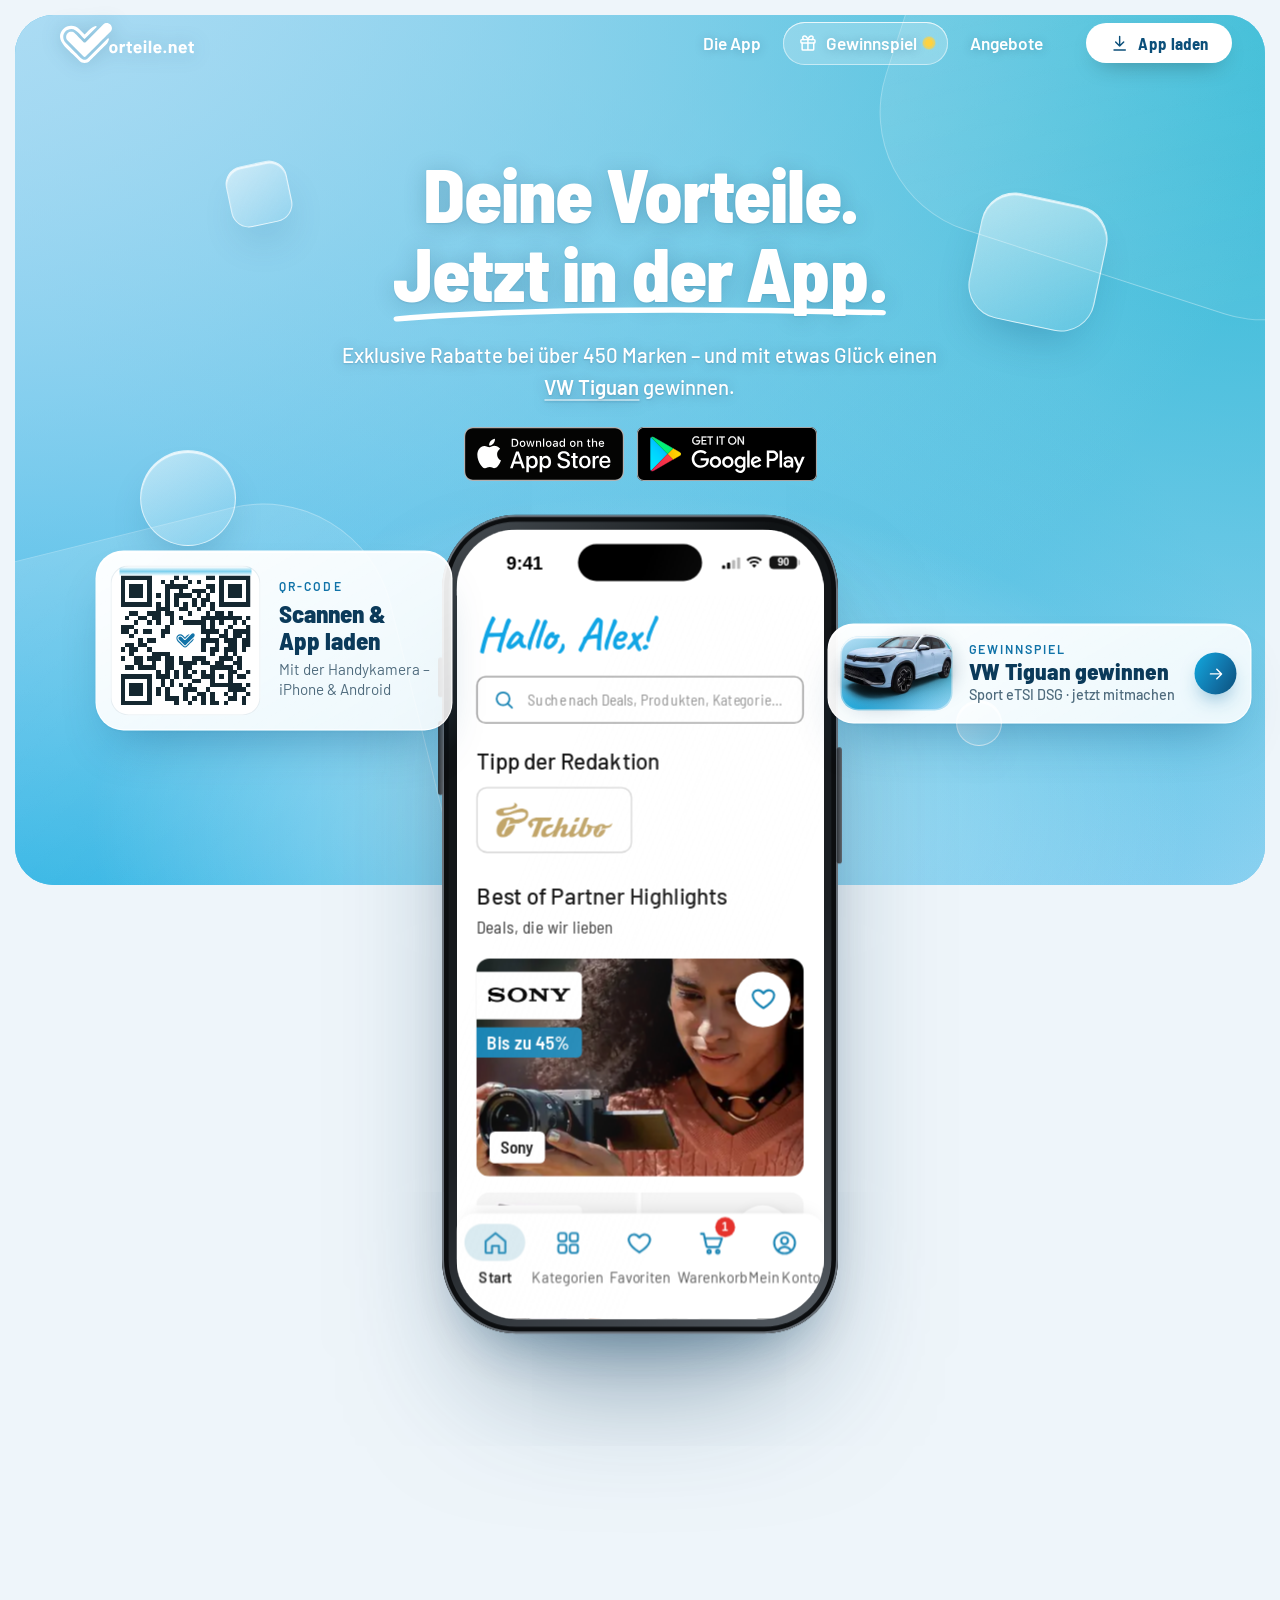
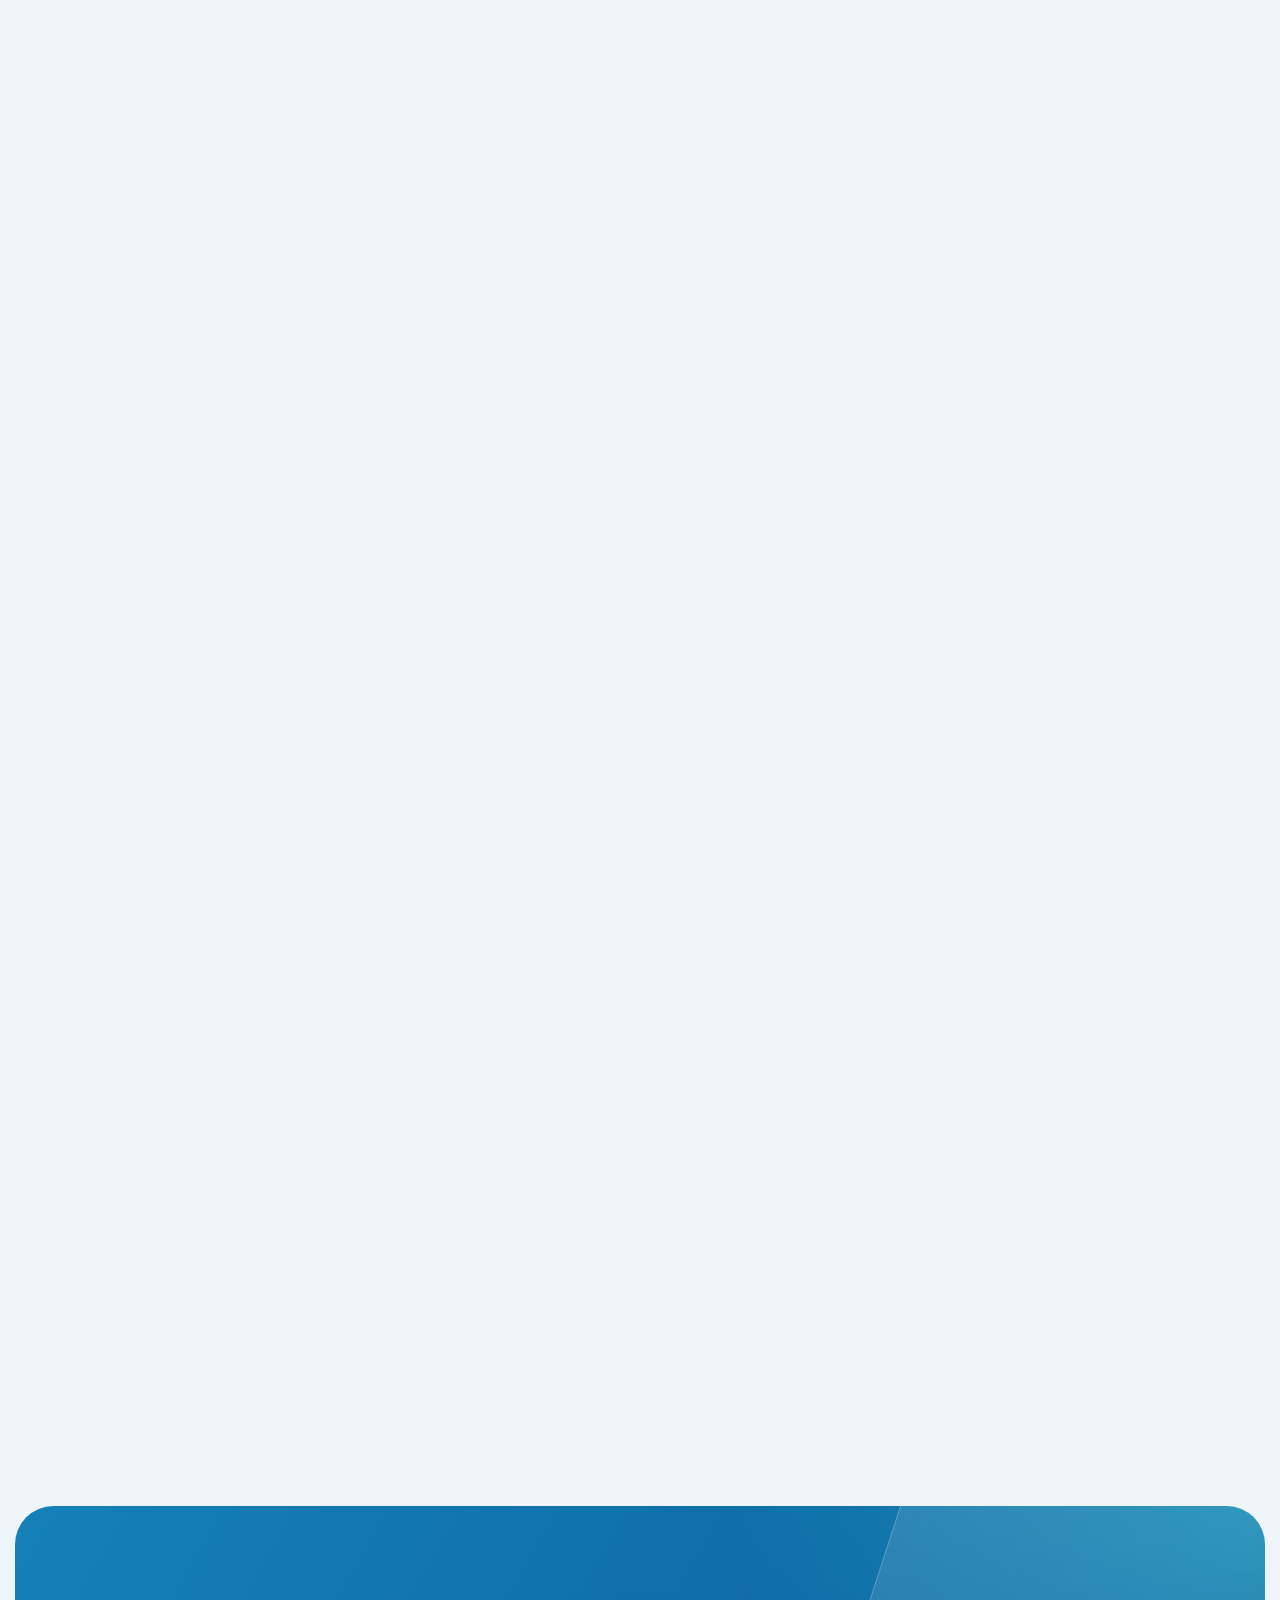
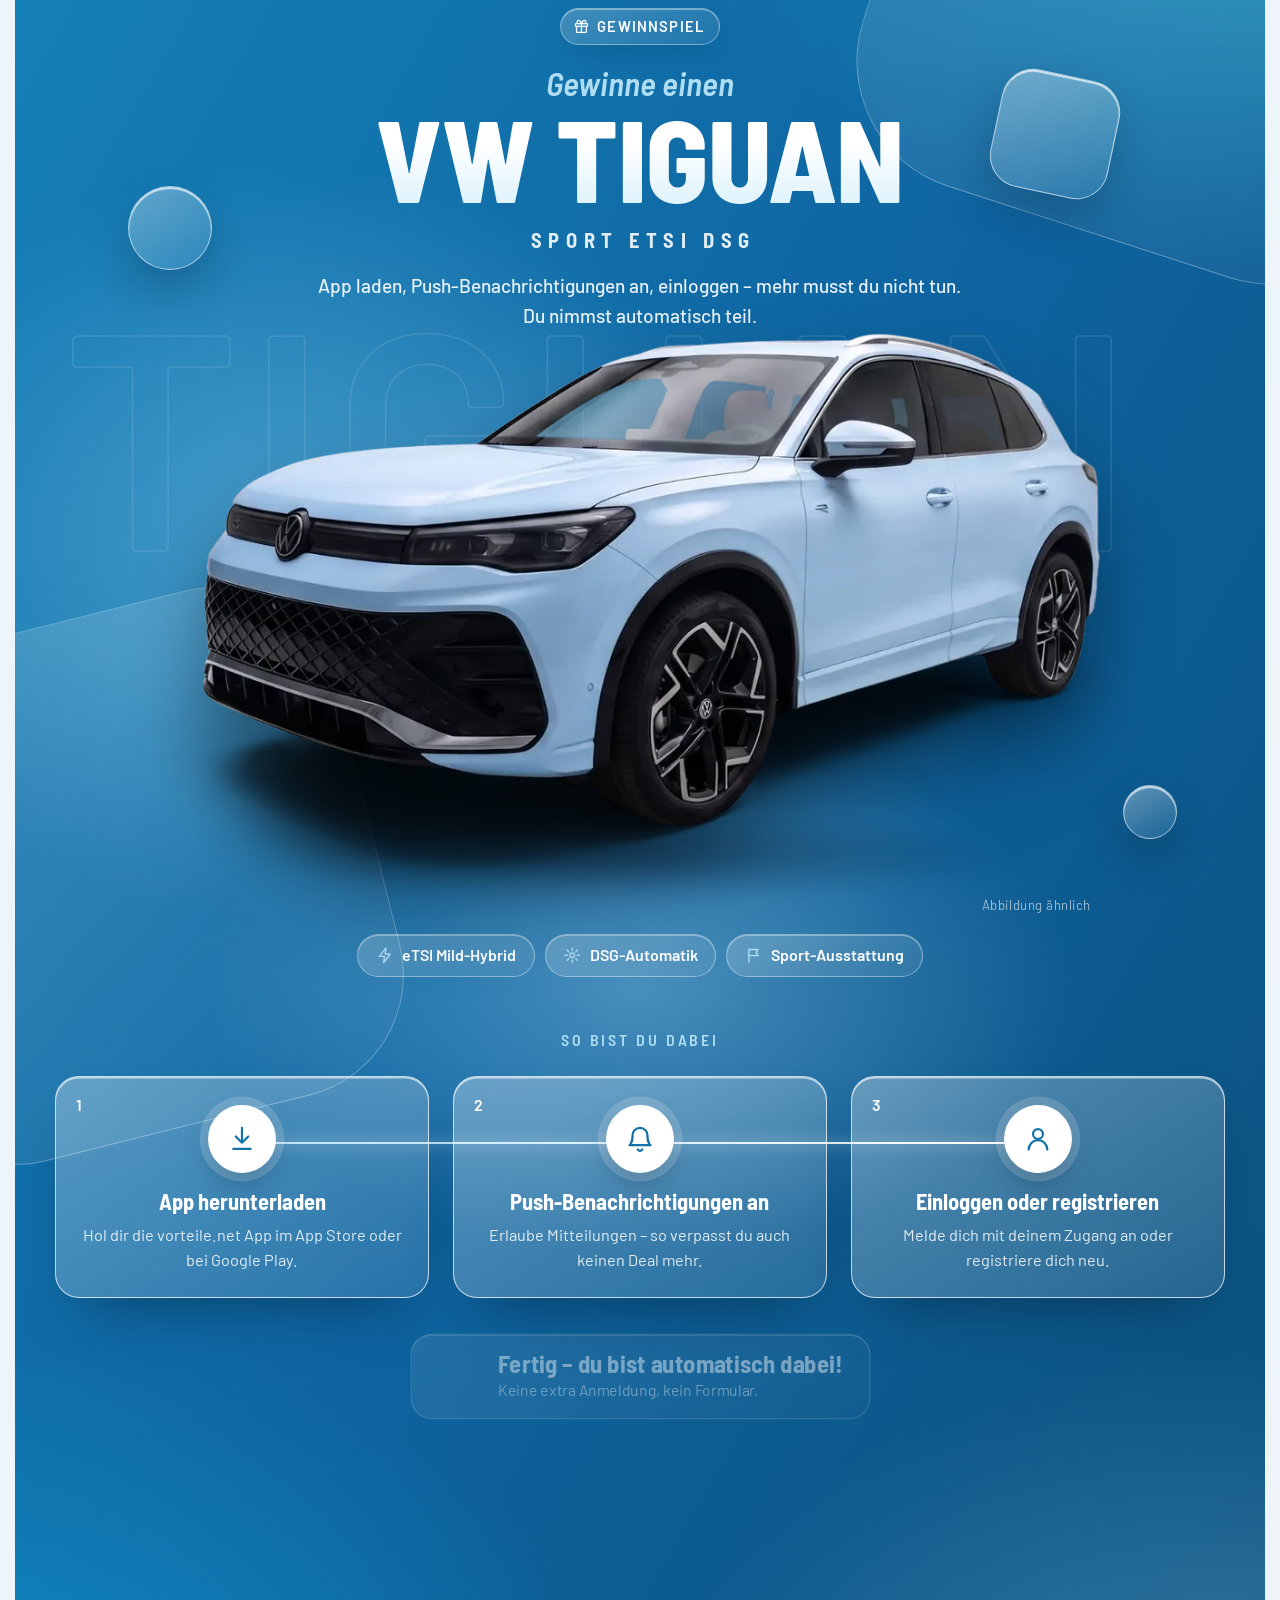
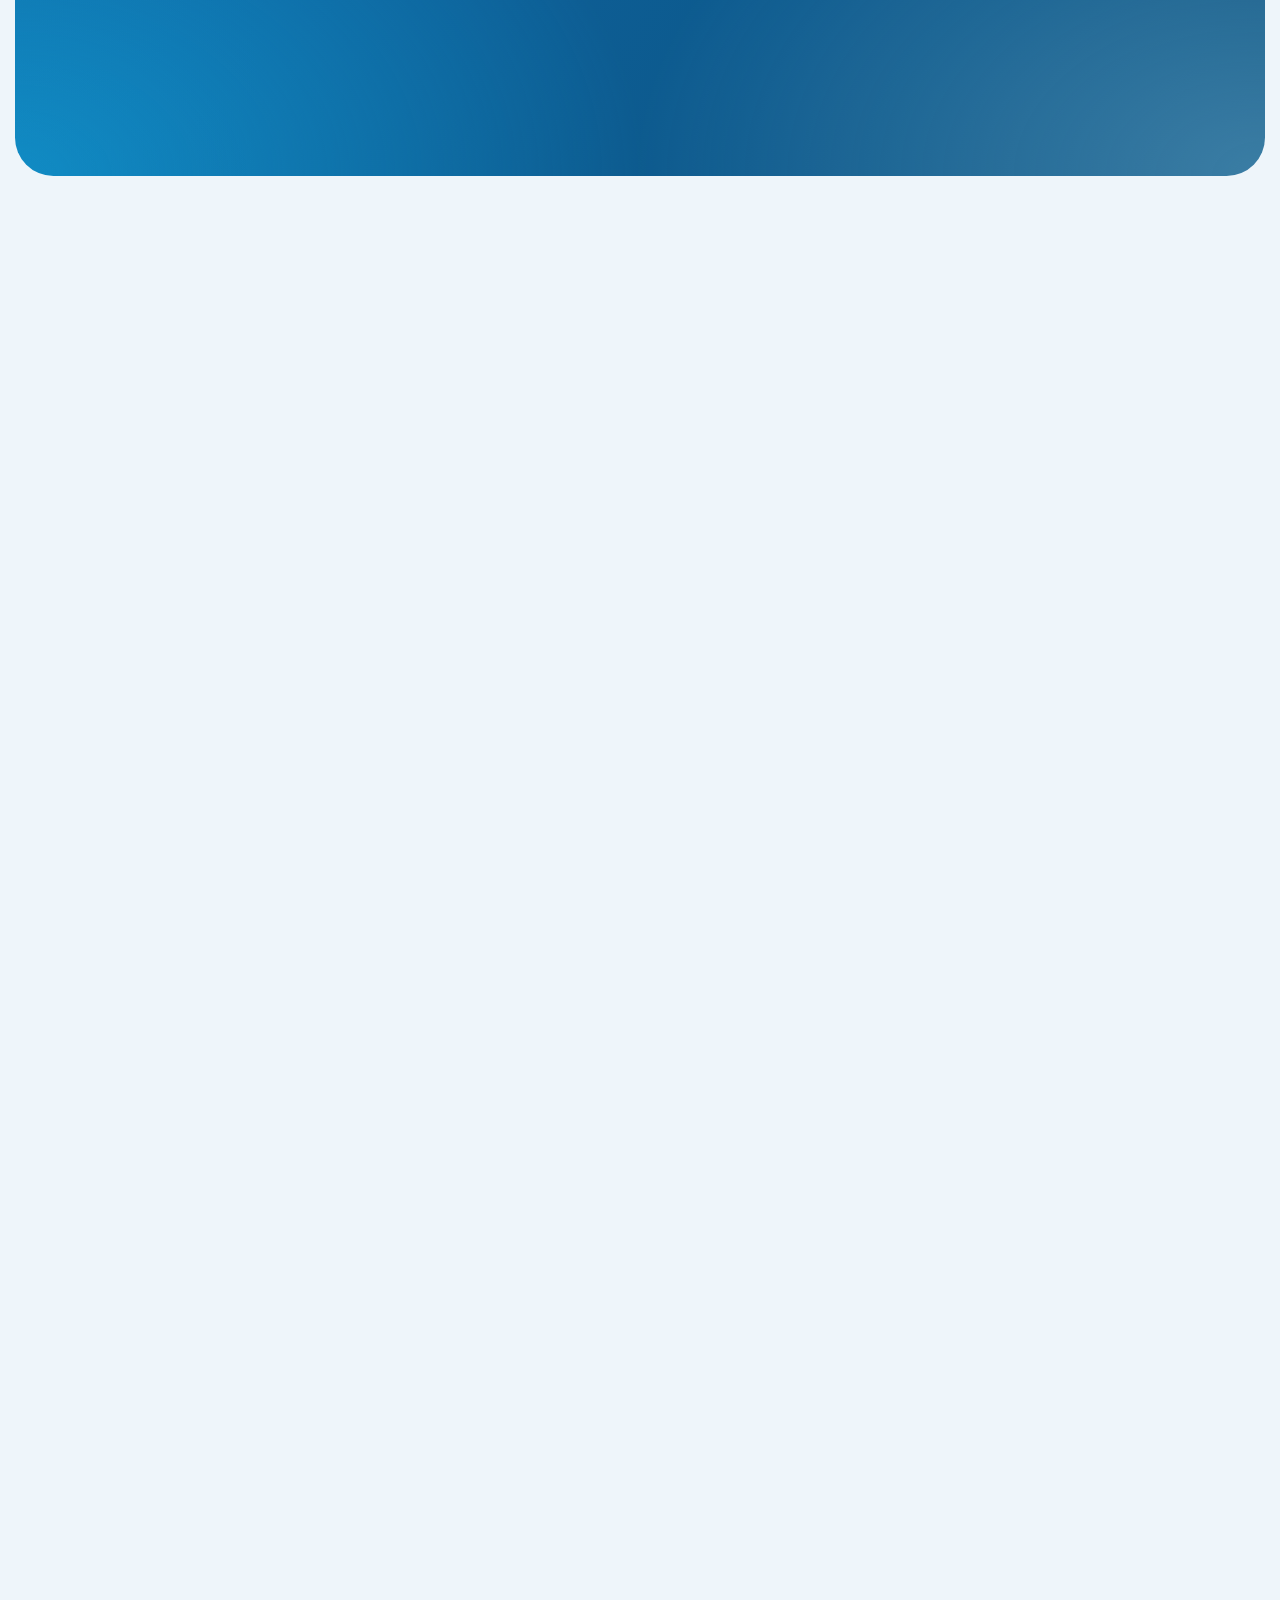
<file: index.html>
<!DOCTYPE html>
<html lang="de">
<head>
<meta charset="utf-8">
<meta name="viewport" content="width=device-width, initial-scale=1, viewport-fit=cover">
<title>vorteile.net App – Exklusive Mitarbeitervorteile &amp; Tiguan-Gewinnspiel</title>
<meta name="description" content="Hol dir die vorteile.net App: exklusive Rabatte bei über 450 Marken, Deals der Woche, Gutscheinwelt und Vorteils-Shop. App laden, Push an, einloggen – und einen VW Tiguan gewinnen.">
<meta name="theme-color" content="#80cbec">
<meta name="color-scheme" content="light">
<meta name="apple-itunes-app" content="app-id=6807748597">
<link rel="canonical" href="https://app.vorteile.net/">
<meta property="og:type" content="website">
<meta property="og:url" content="https://app.vorteile.net/">
<meta property="og:title" content="Die vorteile.net App – jetzt laden &amp; VW Tiguan gewinnen">
<meta property="og:description" content="Exklusive Rabatte bei über 450 Marken – jetzt als App. App laden, Push an, einloggen und automatisch am Tiguan-Gewinnspiel teilnehmen.">
<meta property="og:image" content="https://app.vorteile.net/assets/img/og-image.jpg">
<meta property="og:image:width" content="1200">
<meta property="og:image:height" content="630">
<meta property="og:locale" content="de_DE">
<meta name="twitter:card" content="summary_large_image">
<link rel="icon" href="assets/img/brand/favicon.svg" type="image/svg+xml">
<link rel="icon" href="assets/img/brand/favicon-32.png" sizes="32x32" type="image/png">
<link rel="apple-touch-icon" href="assets/img/brand/apple-touch-icon.png">

<!--
  ===================================================================================
  APP-WEICHE (Sniffer)
  Läuft als Allererstes, noch bevor die Seite gezeichnet wird:
    iPhone / iPad  -> App Store
    Android        -> Google Play
    alles andere   -> bleibt auf der Landingpage (Fallback)
  Klappt die Weiterleitung nicht (z. B. In-App-Browser blockiert), bleibt man ebenfalls hier.

  Store-Links und Tracking: nur hier im Objekt VN ändern.
  Testen ohne Weiterleitung: https://app.vorteile.net/?stay
  ===================================================================================
-->
<script>
(function (w, d) {
  var VN = w.VN = {
    ios: 'https://apps.apple.com/de/app/vorteile-net/id6807748597',
    android: 'https://play.google.com/store/apps/details?id=net.vorteile&hl=de',
    // Optional: Provider-Token aus App Store Connect (App-Analyse > Kampagnen).
    // Ist er gesetzt, zählt App Store Connect Aufrufe/Downloads je Kampagne (ct=…).
    applePt: '',
    source: 'app.vorteile.net'
  };
  var html = d.documentElement, ua = navigator.userAgent || '';
  var ios = /iPhone|iPad|iPod/i.test(ua) || (/Macintosh/i.test(ua) && navigator.maxTouchPoints > 1);
  var android = !ios && /Android/i.test(ua);
  VN.os = ios ? 'ios' : android ? 'android' : 'desktop';
  html.setAttribute('data-os', VN.os);
  html.className += ' js';

  var q = {};
  location.search.replace(/[?&]([^=&#]+)=?([^&#]*)/g, function (_, k, v) {
    try { q[decodeURIComponent(k)] = decodeURIComponent(v.replace(/\+/g, ' ')); } catch (e) {}
  });
  VN.query = q;

  // Baut den Store-Link inkl. Kampagnen-Parametern.
  // Eingehende ?utm_source=…&utm_campaign=… (z. B. vom Flyer-QR-Code) werden an Google Play durchgereicht.
  VN.url = function (target, medium) {
    var campaign = q.utm_campaign || q.c || '';
    if (target === 'ios') {
      if (!VN.applePt) return VN.ios;
      var ct = (campaign || medium || 'landingpage').slice(0, 40);
      return VN.ios + (VN.ios.indexOf('?') < 0 ? '?' : '&') + 'pt=' + encodeURIComponent(VN.applePt) + '&ct=' + encodeURIComponent(ct) + '&mt=8';
    }
    var ref = 'utm_source=' + encodeURIComponent(q.utm_source || VN.source) +
              '&utm_medium=' + encodeURIComponent(q.utm_medium || medium || 'landingpage') +
              (campaign ? '&utm_campaign=' + encodeURIComponent(campaign) : '');
    return VN.android + '&referrer=' + encodeURIComponent(ref);
  };

  var bot = /bot|crawl|spider|slurp|facebookexternalhit|whatsapp|telegram|slack|discord|linkedin|embedly|pinterest|preview|lighthouse|google-inspectiontool/i.test(ua);
  var stay = 'stay' in q || 'noredirect' in q || /stay/.test(location.hash);
  var once = false;
  try { once = sessionStorage.getItem('vn-redirect') === '1'; } catch (e) {}

  if (VN.os !== 'desktop' && !bot && !stay && !once) {
    try { sessionStorage.setItem('vn-redirect', '1'); } catch (e) {}
    VN.redirecting = true;
    html.className += ' is-redirecting';
    var target = VN.url(VN.os, 'redirect'), gone = false;

    // Overlay weg, Seite zeigen. Funktioniert auch, falls main.js nie geladen wurde.
    VN.endRedirect = function (animated) {
      if (!VN.redirecting) return;
      VN.redirecting = false;
      if (VN.onRedirectEnd) VN.onRedirectEnd(animated);
      else html.className = html.className.replace(/\s*\b(is-redirecting|js)\b/g, '');
    };
    VN.cancelRedirect = function () { gone = true; VN.endRedirect(true); };

    var go = function () {
      if (gone) return;
      gone = true;
      w.location.replace(target);
      // Geht der Store nicht auf (z. B. In-App-Browser), bleibt man auf der Landingpage.
      w.setTimeout(function () { VN.endRedirect(true); }, 2500);
    };
    // Erst nach dem Laden weiterleiten – sonst bricht der Browser das Laden der Seite ab und
    // der Fallback wäre unvollständig. Spätestens nach 1,2 s geht es aber los.
    w.addEventListener('load', go);
    w.setTimeout(go, 1200);
    d.addEventListener('visibilitychange', function () { if (d.hidden && gone) VN.endRedirect(false); });
    w.addEventListener('pageshow', function (e) { if (e.persisted) VN.endRedirect(false); });
  }
})(window, document);
</script>
<style>
  /* Kritisch: Weiterleitungs-Overlay muss sofort stehen, bevor style.css geladen ist */
  .redirect{display:none}
  .is-redirecting .redirect{display:flex;position:fixed;inset:0;z-index:1000;flex-direction:column;align-items:center;justify-content:center;gap:22px;padding:32px;text-align:center;color:#0b3a5a;background:radial-gradient(at 0 0,#afddf4,transparent 70%),radial-gradient(at 100% 0,#27b7d2,transparent 70%),radial-gradient(at 0 100%,#19ade2,transparent 70%),radial-gradient(at 100% 100%,#95d4f3,transparent 70%),#80cbec;font-family:"Barlow Semi Condensed",system-ui,sans-serif}
  .is-redirecting body{overflow:hidden}
</style>
<link rel="preload" href="assets/fonts/barlow-semi-condensed-800.woff2" as="font" type="font/woff2" crossorigin>
<link rel="preload" href="assets/fonts/barlow-500.woff2" as="font" type="font/woff2" crossorigin>
<link rel="preload" href="assets/fonts/caveat-700.woff2" as="font" type="font/woff2" crossorigin>
<link rel="stylesheet" href="assets/css/style.css">
<script src="assets/js/main.js" defer></script>
</head>
<body>
<svg width="0" height="0" style="position:absolute" aria-hidden="true"><defs><symbol id="i-arrow" viewBox="0 0 24 24" fill="none" stroke="currentColor" stroke-width="1.8" stroke-linecap="round" stroke-linejoin="round"><path d="M5 12h14M13 6l6 6-6 6"/></symbol><symbol id="i-x" viewBox="0 0 24 24" fill="none" stroke="currentColor" stroke-width="1.8" stroke-linecap="round" stroke-linejoin="round"><path d="M6 6l12 12M18 6 6 18"/></symbol><symbol id="i-plus" viewBox="0 0 24 24" fill="none" stroke="currentColor" stroke-width="1.8" stroke-linecap="round" stroke-linejoin="round"><path d="M12 5v14M5 12h14"/></symbol><symbol id="i-chevron-left" viewBox="0 0 24 24" fill="none" stroke="currentColor" stroke-width="1.8" stroke-linecap="round" stroke-linejoin="round"><path d="M15 5l-7 7 7 7"/></symbol><symbol id="i-chevron-right" viewBox="0 0 24 24" fill="none" stroke="currentColor" stroke-width="1.8" stroke-linecap="round" stroke-linejoin="round"><path d="M9 5l7 7-7 7"/></symbol><symbol id="i-download" viewBox="0 0 24 24" fill="none" stroke="currentColor" stroke-width="1.8" stroke-linecap="round" stroke-linejoin="round"><path d="M12 3v12M7 10l5 5 5-5M5 20h14"/></symbol><symbol id="i-bell" viewBox="0 0 24 24" fill="none" stroke="currentColor" stroke-width="1.8" stroke-linecap="round" stroke-linejoin="round"><path d="M6 9a6 6 0 1 1 12 0c0 6.5 2.5 8 2.5 8h-17S6 15.5 6 9"/><path d="M10.2 20.5a2 2 0 0 0 3.6 0"/></symbol><symbol id="i-user" viewBox="0 0 24 24" fill="none" stroke="currentColor" stroke-width="1.8" stroke-linecap="round" stroke-linejoin="round"><circle cx="12" cy="8" r="4"/><path d="M4.5 20.5a7.5 7.5 0 0 1 15 0"/></symbol><symbol id="i-search" viewBox="0 0 24 24" fill="none" stroke="currentColor" stroke-width="1.8" stroke-linecap="round" stroke-linejoin="round"><circle cx="11" cy="11" r="6.5"/><path d="m20 20-4.2-4.2"/></symbol><symbol id="i-home" viewBox="0 0 24 24" fill="none" stroke="currentColor" stroke-width="1.8" stroke-linecap="round" stroke-linejoin="round"><path d="M3.5 10.5 12 3.5l8.5 7V20a.5.5 0 0 1-.5.5h-5v-6h-6v6H4a.5.5 0 0 1-.5-.5z"/></symbol><symbol id="i-grid" viewBox="0 0 24 24" fill="none" stroke="currentColor" stroke-width="1.8" stroke-linecap="round" stroke-linejoin="round"><rect x="3.5" y="3.5" width="7" height="7" rx="2"/><rect x="13.5" y="3.5" width="7" height="7" rx="2"/><rect x="3.5" y="13.5" width="7" height="7" rx="2"/><rect x="13.5" y="13.5" width="7" height="7" rx="2"/></symbol><symbol id="i-heart" viewBox="0 0 24 24" fill="none" stroke="currentColor" stroke-width="1.8" stroke-linecap="round" stroke-linejoin="round"><path d="M12 20s-7.5-4.6-9-9.4C2 7.3 4.2 4.5 7.3 4.5c2 0 3.5 1.1 4.7 2.8 1.2-1.7 2.7-2.8 4.7-2.8 3.1 0 5.3 2.8 4.3 6.1C19.5 15.4 12 20 12 20z"/></symbol><symbol id="i-bag" viewBox="0 0 24 24" fill="none" stroke="currentColor" stroke-width="1.8" stroke-linecap="round" stroke-linejoin="round"><path d="M5.5 8h13l-1 12.5h-11z"/><path d="M9 10.5V7a3 3 0 0 1 6 0v3.5"/></symbol><symbol id="i-gift" viewBox="0 0 24 24" fill="none" stroke="currentColor" stroke-width="1.8" stroke-linecap="round" stroke-linejoin="round"><rect x="3.5" y="8" width="17" height="4" rx="1"/><path d="M12 8v12.5M19 12v7.5a1 1 0 0 1-1 1H6a1 1 0 0 1-1-1V12"/><path d="M12 8S10.5 3.5 8 3.5a2.25 2.25 0 0 0 0 4.5M12 8s1.5-4.5 4-4.5a2.25 2.25 0 0 1 0 4.5"/></symbol><symbol id="i-card" viewBox="0 0 24 24" fill="none" stroke="currentColor" stroke-width="1.8" stroke-linecap="round" stroke-linejoin="round"><rect x="2.5" y="5.5" width="19" height="13" rx="2.5"/><path d="M2.5 10h19M6.5 14.5h4"/></symbol><symbol id="i-laptop" viewBox="0 0 24 24" fill="none" stroke="currentColor" stroke-width="1.8" stroke-linecap="round" stroke-linejoin="round"><rect x="4.5" y="5" width="15" height="10.5" rx="1.5"/><path d="M2.5 19h19"/></symbol><symbol id="i-sofa" viewBox="0 0 24 24" fill="none" stroke="currentColor" stroke-width="1.8" stroke-linecap="round" stroke-linejoin="round"><path d="M5 11V8a2.5 2.5 0 0 1 2.5-2.5h9A2.5 2.5 0 0 1 19 8v3"/><path d="M3 13a2 2 0 0 1 4 0v1.5h10V13a2 2 0 0 1 4 0v5H3z"/><path d="M5 18v2M19 18v2"/></symbol><symbol id="i-car" viewBox="0 0 24 24" fill="none" stroke="currentColor" stroke-width="1.8" stroke-linecap="round" stroke-linejoin="round"><path d="M5 16.5H3.5v-4l2-5.5h13l2 5.5v4H19"/><path d="M3.5 12.5h17"/><circle cx="7.5" cy="16.5" r="2"/><circle cx="16.5" cy="16.5" r="2"/><path d="M9.5 16.5h5"/></symbol><symbol id="i-dumbbell" viewBox="0 0 24 24" fill="none" stroke="currentColor" stroke-width="1.8" stroke-linecap="round" stroke-linejoin="round"><path d="M6.5 6.5v11M17.5 6.5v11M3.5 9.5v5M20.5 9.5v5M6.5 12h11"/></symbol><symbol id="i-shirt" viewBox="0 0 24 24" fill="none" stroke="currentColor" stroke-width="1.8" stroke-linecap="round" stroke-linejoin="round"><path d="M8.5 3.5 3 6.5l2 4.5 2.5-1v10.5h9V10l2.5 1 2-4.5-5.5-3a3.5 3.5 0 0 1-7 0z"/></symbol><symbol id="i-sparkles" viewBox="0 0 24 24" fill="none" stroke="currentColor" stroke-width="1.8" stroke-linecap="round" stroke-linejoin="round"><path d="M11 3.5 12.8 8.2 17.5 10l-4.7 1.8L11 16.5l-1.8-4.7L4.5 10l4.7-1.8z"/><path d="M18.5 14.5l.8 2.2 2.2.8-2.2.8-.8 2.2-.8-2.2-2.2-.8 2.2-.8z"/></symbol><symbol id="i-wifi" viewBox="0 0 24 24" fill="none" stroke="currentColor" stroke-width="1.8" stroke-linecap="round" stroke-linejoin="round"><path d="M2.5 9a14 14 0 0 1 19 0M5.5 12.5a9.5 9.5 0 0 1 13 0M8.8 16a5 5 0 0 1 6.4 0"/><circle cx="12" cy="19.3" r=".9" fill="currentColor"/></symbol><symbol id="i-plane" viewBox="0 0 24 24" fill="none" stroke="currentColor" stroke-width="1.8" stroke-linecap="round" stroke-linejoin="round"><path d="M10.5 13.5 4 11l1.5-1.5 7 .5 4.5-4.5c1-1 2.5-1.3 3.2-.7.6.7.3 2.2-.7 3.2L15 12.5l.5 7L14 21l-2.5-6.5L8 18v2.5L6.5 22 5 18l-4-1.5L2.5 15H5z"/></symbol><symbol id="i-ticket" viewBox="0 0 24 24" fill="none" stroke="currentColor" stroke-width="1.8" stroke-linecap="round" stroke-linejoin="round"><path d="M3.5 8.5V6.5a1 1 0 0 1 1-1h15a1 1 0 0 1 1 1v2a3.5 3.5 0 0 0 0 7v2a1 1 0 0 1-1 1h-15a1 1 0 0 1-1-1v-2a3.5 3.5 0 0 0 0-7z"/><path d="M14.5 5.5v2M14.5 11v2M14.5 16.5v2"/></symbol><symbol id="i-cup" viewBox="0 0 24 24" fill="none" stroke="currentColor" stroke-width="1.8" stroke-linecap="round" stroke-linejoin="round"><path d="M4.5 9.5h12v5a5 5 0 0 1-5 5h-2a5 5 0 0 1-5-5z"/><path d="M16.5 11h1.5a2.5 2.5 0 0 1 0 5h-1.8M8 3.5v2.5M11 3.5v2.5M14 3.5v2.5"/></symbol><symbol id="i-coins" viewBox="0 0 24 24" fill="none" stroke="currentColor" stroke-width="1.8" stroke-linecap="round" stroke-linejoin="round"><ellipse cx="9" cy="7" rx="5.5" ry="2.5"/><path d="M3.5 7v4c0 1.4 2.5 2.5 5.5 2.5s5.5-1.1 5.5-2.5V7"/><path d="M9.5 15.6c.8 1.1 3 1.9 5.5 1.9 3 0 5.5-1.1 5.5-2.5v-4c0-1.2-1.8-2.2-4.3-2.4"/><path d="M20.5 15v4c0 1.4-2.5 2.5-5.5 2.5S9.5 20.4 9.5 19v-3.4"/></symbol><symbol id="i-smile" viewBox="0 0 24 24" fill="none" stroke="currentColor" stroke-width="1.8" stroke-linecap="round" stroke-linejoin="round"><circle cx="12" cy="12" r="8.5"/><path d="M8.5 14a4.2 4.2 0 0 0 7 0"/><path d="M9 9.8h.01M15 9.8h.01" stroke-width="2.4"/></symbol><symbol id="i-cap" viewBox="0 0 24 24" fill="none" stroke="currentColor" stroke-width="1.8" stroke-linecap="round" stroke-linejoin="round"><path d="M2.5 9 12 4.5 21.5 9 12 13.5z"/><path d="M6.5 11v5c3 2.2 8 2.2 11 0v-5M21.5 9v5.5"/></symbol><symbol id="i-clover" viewBox="0 0 24 24" fill="none" stroke="currentColor" stroke-width="1.8" stroke-linecap="round" stroke-linejoin="round"><path d="M12 12c-3.5-1-5.5-3.2-4.5-5.5s4-1.6 4.5.5c.5-2.1 3.5-2.8 4.5-.5s-1 4.5-4.5 5.5zm0 0c-1 3.5-3.2 5.5-5.5 4.5s-1.6-4 .5-4.5M12 12c1 3.5 3.2 5.5 5.5 4.5s1.6-4-.5-4.5M12 12c1.5 3 2 6 1 9"/></symbol><symbol id="i-bolt" viewBox="0 0 24 24" fill="none" stroke="currentColor" stroke-width="1.8" stroke-linecap="round" stroke-linejoin="round"><path d="M13 2.5 4.5 13.5H11l-1 8 8.5-11H12z"/></symbol><symbol id="i-gear" viewBox="0 0 24 24" fill="none" stroke="currentColor" stroke-width="1.8" stroke-linecap="round" stroke-linejoin="round"><circle cx="12" cy="12" r="3"/><path d="M12 2.5v3M12 18.5v3M2.5 12h3M18.5 12h3M5.3 5.3l2.1 2.1M16.6 16.6l2.1 2.1M5.3 18.7l2.1-2.1M16.6 7.4l2.1-2.1"/></symbol><symbol id="i-flag" viewBox="0 0 24 24" fill="none" stroke="currentColor" stroke-width="1.8" stroke-linecap="round" stroke-linejoin="round"><path d="M5 21V4M5 4.5h12l-2.5 4 2.5 4H5"/></symbol><symbol id="i-mountain" viewBox="0 0 24 24" fill="none" stroke="currentColor" stroke-width="1.8" stroke-linecap="round" stroke-linejoin="round"><path d="M2.5 19.5 9 8.5l3.5 5.5 2.5-3.5 6.5 9z"/><path d="M7 12.5l2 1.5 1.5-1.2"/></symbol><symbol id="i-linkedin" viewBox="0 0 24 24" fill="none" stroke="currentColor" stroke-width="1.8" stroke-linecap="round" stroke-linejoin="round"><rect x="3" y="3" width="18" height="18" rx="3"/><path d="M7.5 10.5v6M7.5 7.5v.01M11.5 16.5v-6M11.5 13c0-1.6 1-2.5 2.3-2.5s2.2.9 2.2 2.5v3.5"/></symbol><symbol id="i-instagram" viewBox="0 0 24 24" fill="none" stroke="currentColor" stroke-width="1.8" stroke-linecap="round" stroke-linejoin="round"><rect x="3" y="3" width="18" height="18" rx="5"/><circle cx="12" cy="12" r="4"/><path d="M17.3 6.7v.01" stroke-width="2.4"/></symbol><symbol id="i-facebook" viewBox="0 0 24 24" fill="none" stroke="currentColor" stroke-width="1.8" stroke-linecap="round" stroke-linejoin="round"><path d="M14.5 8.5H17V5h-2.5A3.5 3.5 0 0 0 11 8.5V11H8.5v3.5H11V21h3.5v-6.5H17l.5-3.5h-3V9a.5.5 0 0 1 .5-.5z"/></symbol><symbol id="i-arrow-left" viewBox="0 0 24 24" fill="none" stroke="currentColor" stroke-width="1.8" stroke-linecap="round" stroke-linejoin="round"><path d="M19 12H5M11 6l-6 6 6 6"/></symbol><symbol id="i-cart" viewBox="0 0 24 24" fill="none" stroke="currentColor" stroke-width="1.8" stroke-linecap="round" stroke-linejoin="round"><path d="M2.5 4h2.4l2.2 10.3a1.5 1.5 0 0 0 1.5 1.2h8.3a1.5 1.5 0 0 0 1.5-1.1L20.6 8H6"/><circle cx="9.5" cy="19.5" r="1.4"/><circle cx="17" cy="19.5" r="1.4"/></symbol><symbol id="i-user-circle" viewBox="0 0 24 24" fill="none" stroke="currentColor" stroke-width="1.8" stroke-linecap="round" stroke-linejoin="round"><circle cx="12" cy="12" r="9"/><circle cx="12" cy="10" r="3"/><path d="M6.6 18.3a6.5 6.5 0 0 1 10.8 0"/></symbol><symbol id="i-sort" viewBox="0 0 24 24" fill="none" stroke="currentColor" stroke-width="1.8" stroke-linecap="round" stroke-linejoin="round"><path d="M8 4v16M4.5 7.5 8 4l3.5 3.5M16 20V4M12.5 16.5 16 20l3.5-3.5"/></symbol><symbol id="i-sliders" viewBox="0 0 24 24" fill="none" stroke="currentColor" stroke-width="1.8" stroke-linecap="round" stroke-linejoin="round"><path d="M4 7h10M18 7h2M4 17h4M12 17h8"/><circle cx="16" cy="7" r="2"/><circle cx="10" cy="17" r="2"/></symbol><symbol id="i-chevron-down" viewBox="0 0 24 24" fill="none" stroke="currentColor" stroke-width="1.8" stroke-linecap="round" stroke-linejoin="round"><path d="M6 9l6 6 6-6"/></symbol></defs></svg><svg width="0" height="0" style="position:absolute" aria-hidden="true"><defs><symbol id="logo" viewBox="0 0 1447.09 432.14"><g fill="var(--logo-type, currentColor)"><path d="M534.16,295.8c-1.71-5.7-2.66-12.54-2.66-19.38,0-7.22.95-14.44,2.66-20.14,5.89-18.62,21.66-30.02,43.13-30.02s36.29,11.4,42.18,29.83c1.9,5.89,3.04,12.92,3.04,19.95s-.95,13.49-2.66,19.19c-5.51,19.57-21.28,31.73-42.75,31.73s-37.43-11.97-42.94-31.16ZM594.01,289.72c.95-3.8,1.52-8.55,1.52-13.3,0-5.13-.57-10.07-1.52-13.49-2.47-8.55-8.55-13.68-17.1-13.68s-14.44,5.32-16.91,13.68c-1.14,3.42-1.52,8.36-1.52,13.49s.38,9.88,1.33,13.3c2.47,8.74,8.55,14.25,17.29,14.25s14.44-5.51,16.91-14.25Z"/><path d="M704.21,229.11c1.14.57,1.33,1.71,1.14,2.85l-3.8,21.66c-.19,1.52-1.14,1.9-2.66,1.33-2.66-.76-6.65-1.33-11.02-.57-8.55.76-16.34,6.65-16.34,16.91v51.87c0,1.33-.95,2.28-2.28,2.28h-22.23c-1.33,0-2.28-.95-2.28-2.28v-93.1c0-1.33.95-2.28,2.28-2.28h22.23c1.33,0,2.28.95,2.28,2.28v7.22c0,.76.57,1.14.95.57,4.75-7.03,11.78-11.4,21.09-11.4,4.94,0,8.36,1.14,10.64,2.66Z"/><path d="M775.46,249.25h-18.24c-.57,0-.95.38-.95.95v40.28c0,8.36,3.23,12.35,10.83,12.35h6.46c1.33,0,2.28.95,2.28,2.28v18.05c0,1.33-.76,2.28-2.28,2.47-3.99.19-7.98.38-11.59.38-19.38,0-31.35-4.56-31.35-24.89v-50.92c0-.57-.38-.95-.95-.95h-11.02c-1.33,0-2.28-.95-2.28-2.28v-16.91c0-1.33.95-2.28,2.28-2.28h11.02c.57,0,.95-.38.95-.95v-22.61c0-1.33.95-2.28,2.28-2.28h21.09c1.33,0,2.28.95,2.28,2.28v22.61c0,.57.38.95.95.95h18.24c1.33,0,2.28.95,2.28,2.28v16.91c0,1.33-.95,2.28-2.28,2.28Z"/><path d="M883.19,282.69c-.19,1.52-1.14,2.28-2.47,2.28h-58.71c-.57,0-1.14.38-.95.95.57,2.85,1.33,5.32,2.28,7.6,3.04,6.46,9.12,10.64,20.14,10.64,8.74-.19,14.82-4.18,19-9.88.95-1.33,2.09-1.52,3.23-.38l13.49,13.49c.95.95,1.14,2.09.19,3.23-8.36,10.64-22.42,16.53-38.38,16.34-21.66,0-36.67-10.83-43.13-28.12-2.66-6.46-3.99-14.25-3.99-23.18-.19-7.22.76-14.25,2.66-20.14,5.89-17.86,21.28-29.45,41.42-29.45,26.03,0,41.04,16.72,44.46,40.47.76,5.13.95,10.45.76,16.15ZM822.39,260.46c-.57,1.9-.95,3.8-1.33,6.08,0,.57.38.95.95.95h32.87c.57,0,.95-.38.76-.95-.38-2.09-.57-3.8-.95-5.32-2.28-7.6-8.17-11.97-16.72-11.97s-13.11,3.99-15.58,11.21Z"/><path d="M904.08,201.75c0-8.93,6.27-15.01,14.82-15.01s15.01,6.08,15.01,15.01-6.27,15.01-15.01,15.01-14.82-6.46-14.82-15.01ZM905.22,323.16v-93.29c0-1.33.95-2.28,2.28-2.28h22.23c1.33,0,2.28.95,2.28,2.28v93.29c0,1.33-.95,2.28-2.28,2.28h-22.23c-1.33,0-2.28-.95-2.28-2.28Z"/><path d="M959.18,323.16v-128.44c0-1.33.95-2.28,2.28-2.28h22.23c1.33,0,2.28.95,2.28,2.28v128.44c0,1.33-.95,2.28-2.28,2.28h-22.23c-1.33,0-2.28-.95-2.28-2.28Z"/><path d="M1097.5,282.69c-.19,1.52-1.14,2.28-2.47,2.28h-58.71c-.57,0-1.14.38-.95.95.57,2.85,1.33,5.32,2.28,7.6,3.04,6.46,9.12,10.64,20.14,10.64,8.74-.19,14.82-4.18,19-9.88.95-1.33,2.09-1.52,3.23-.38l13.49,13.49c.95.95,1.14,2.09.19,3.23-8.36,10.64-22.42,16.53-38.38,16.34-21.66,0-36.67-10.83-43.13-28.12-2.66-6.46-3.99-14.25-3.99-23.18-.19-7.22.76-14.25,2.66-20.14,5.89-17.86,21.28-29.45,41.42-29.45,26.03,0,41.04,16.72,44.46,40.47.76,5.13.95,10.45.76,16.15ZM1036.7,260.46c-.57,1.9-.95,3.8-1.33,6.08,0,.57.38.95.95.95h32.87c.57,0,.95-.38.76-.95-.38-2.09-.57-3.8-.95-5.32-2.28-7.6-8.17-11.97-16.72-11.97s-13.11,3.99-15.58,11.21Z"/><path d="M1117.83,311.19c0-8.74,6.27-14.82,15.01-14.82s15.01,6.08,15.01,14.82-6.46,15.01-15.01,15.01-15.01-6.27-15.01-15.01Z"/><path d="M1259.95,260.84v62.32c0,1.33-.95,2.28-2.28,2.28h-22.23c-1.33,0-2.28-.95-2.28-2.28v-56.81c0-10.07-6.08-17.1-15.39-17.1s-15.77,6.84-15.77,17.1v56.81c0,1.33-.95,2.28-2.28,2.28h-22.23c-1.33,0-2.28-.95-2.28-2.28v-93.1c0-1.33.95-2.28,2.28-2.28h22.23c1.33,0,2.28.95,2.28,2.28v6.65c0,.76.57,1.14.95.57,5.32-7.6,13.11-11.02,23.18-11.02,19.95,0,33.82,12.92,33.82,34.58Z"/><path d="M1371.1,282.69c-.19,1.52-1.14,2.28-2.47,2.28h-58.71c-.57,0-1.14.38-.95.95.57,2.85,1.33,5.32,2.28,7.6,3.04,6.46,9.12,10.64,20.14,10.64,8.74-.19,14.82-4.18,19-9.88.95-1.33,2.09-1.52,3.23-.38l13.49,13.49c.95.95,1.14,2.09.19,3.23-8.36,10.64-22.42,16.53-38.38,16.34-21.66,0-36.67-10.83-43.13-28.12-2.66-6.46-3.99-14.25-3.99-23.18-.19-7.22.76-14.25,2.66-20.14,5.89-17.86,21.28-29.45,41.42-29.45,26.03,0,41.04,16.72,44.46,40.47.76,5.13.95,10.45.76,16.15ZM1310.3,260.46c-.57,1.9-.95,3.8-1.33,6.08,0,.57.38.95.95.95h32.87c.57,0,.95-.38.76-.95-.38-2.09-.57-3.8-.95-5.32-2.28-7.6-8.17-11.97-16.72-11.97s-13.11,3.99-15.58,11.21Z"/><path d="M1444.81,249.25h-18.24c-.57,0-.95.38-.95.95v40.28c0,8.36,3.23,12.35,10.83,12.35h6.46c1.33,0,2.28.95,2.28,2.28v18.05c0,1.33-.76,2.28-2.28,2.47-3.99.19-7.98.38-11.59.38-19.38,0-31.35-4.56-31.35-24.89v-50.92c0-.57-.38-.95-.95-.95h-11.02c-1.33,0-2.28-.95-2.28-2.28v-16.91c0-1.33.95-2.28,2.28-2.28h11.02c.57,0,.95-.38.95-.95v-22.61c0-1.33.95-2.28,2.28-2.28h21.09c1.33,0,2.28.95,2.28,2.28v22.61c0,.57.38.95.95.95h18.24c1.33,0,2.28.95,2.28,2.28v16.91c0,1.33-.95,2.28-2.28,2.28Z"/></g><g fill="var(--logo-mark, currentColor)"><path d="M299.07,384.04c-17.51,18.24-49,18.25-66.51,0,0,0-171.35-171.35-171.35-171.35-16.67-16.67-26.47-39.23-26.24-62.8-.5-46.02,40.19-86.34,86.23-85.39,51.3-5.73,110.62,80.72,144.63,108.91l127.79-127.79c5.46-5.46.55-14.76-7.02-13.25-45.57,4.98-89.5,63.31-120.77,92.26l-59.27-59.27c-44.93-46.82-125.79-46.84-170.72,0-122.86,127.69,104.27,256.81,172.34,343.07,30.35,31.61,84.95,31.63,115.3,0,0,0,172.34-172.34,172.34-172.34,17.07-17.07,28.38-38.35,32.99-61.5,1.51-7.57-7.79-12.48-13.25-7.02l-216.48,216.47Z"/><path d="M254.73,361.87L82.38,189.52c-21.43-21.43-21.43-56.17,0-77.6,21.43-21.43,56.17-21.43,77.6,0,0,0,94.74,94.74,94.74,94.74,6.12,6.12,16.05,6.12,22.17,0L467.15,16.41c51.7-50.08,127.83,25.66,77.6,77.6,0,0-267.86,267.86-267.86,267.86-6.12,6.12-16.05,6.12-22.17,0Z"/></g></symbol><symbol id="mark" viewBox="120 130 535 495"><g fill="var(--mark, currentColor)"><g transform="translate(120 171.5) scale(.9534)"><path class="mark__long" d="M299.07,384.04c-17.51,18.24-49,18.25-66.51,0,0,0-171.35-171.35-171.35-171.35-16.67-16.67-26.47-39.23-26.24-62.8-.5-46.02,40.19-86.34,86.23-85.39,51.3-5.73,110.62,80.72,144.63,108.91l127.79-127.79c5.46-5.46.55-14.76-7.02-13.25-45.57,4.98-89.5,63.31-120.77,92.26l-59.27-59.27c-44.93-46.82-125.79-46.84-170.72,0-122.86,127.69,104.27,256.81,172.34,343.07,30.35,31.61,84.95,31.63,115.3,0,0,0,172.34-172.34,172.34-172.34,17.07-17.07,28.38-38.35,32.99-61.5,1.51-7.57-7.79-12.48-13.25-7.02l-216.48,216.47Z"/><path class="mark__short" d="M254.73,361.87L82.38,189.52c-21.43-21.43-21.43-56.17,0-77.6,21.43-21.43,56.17-21.43,77.6,0,0,0,94.74,94.74,94.74,94.74,6.12,6.12,16.05,6.12,22.17,0L467.15,16.41c51.7-50.08,127.83,25.66,77.6,77.6,0,0-267.86,267.86-267.86,267.86-6.12,6.12-16.05,6.12-22.17,0Z"/></g></g></symbol><symbol id="qr" viewBox="0 0 29 29"><path fill="#142730" shape-rendering="crispEdges" d="M0 0h1v1h-1zM1 0h1v1h-1zM2 0h1v1h-1zM3 0h1v1h-1zM4 0h1v1h-1zM5 0h1v1h-1zM6 0h1v1h-1zM12 0h1v1h-1zM14 0h1v1h-1zM19 0h1v1h-1zM20 0h1v1h-1zM22 0h1v1h-1zM23 0h1v1h-1zM24 0h1v1h-1zM25 0h1v1h-1zM26 0h1v1h-1zM27 0h1v1h-1zM28 0h1v1h-1zM0 1h1v1h-1zM6 1h1v1h-1zM9 1h1v1h-1zM11 1h1v1h-1zM15 1h1v1h-1zM17 1h1v1h-1zM22 1h1v1h-1zM28 1h1v1h-1zM0 2h1v1h-1zM2 2h1v1h-1zM3 2h1v1h-1zM4 2h1v1h-1zM6 2h1v1h-1zM10 2h1v1h-1zM11 2h1v1h-1zM12 2h1v1h-1zM13 2h1v1h-1zM14 2h1v1h-1zM19 2h1v1h-1zM20 2h1v1h-1zM22 2h1v1h-1zM24 2h1v1h-1zM25 2h1v1h-1zM26 2h1v1h-1zM28 2h1v1h-1zM0 3h1v1h-1zM2 3h1v1h-1zM3 3h1v1h-1zM4 3h1v1h-1zM6 3h1v1h-1zM10 3h1v1h-1zM13 3h1v1h-1zM16 3h1v1h-1zM17 3h1v1h-1zM18 3h1v1h-1zM20 3h1v1h-1zM22 3h1v1h-1zM24 3h1v1h-1zM25 3h1v1h-1zM26 3h1v1h-1zM28 3h1v1h-1zM0 4h1v1h-1zM2 4h1v1h-1zM3 4h1v1h-1zM4 4h1v1h-1zM6 4h1v1h-1zM8 4h1v1h-1zM10 4h1v1h-1zM12 4h1v1h-1zM13 4h1v1h-1zM14 4h1v1h-1zM15 4h1v1h-1zM17 4h1v1h-1zM19 4h1v1h-1zM22 4h1v1h-1zM24 4h1v1h-1zM25 4h1v1h-1zM26 4h1v1h-1zM28 4h1v1h-1zM0 5h1v1h-1zM6 5h1v1h-1zM10 5h1v1h-1zM12 5h1v1h-1zM16 5h1v1h-1zM18 5h1v1h-1zM19 5h1v1h-1zM22 5h1v1h-1zM28 5h1v1h-1zM0 6h1v1h-1zM1 6h1v1h-1zM2 6h1v1h-1zM3 6h1v1h-1zM4 6h1v1h-1zM5 6h1v1h-1zM6 6h1v1h-1zM8 6h1v1h-1zM10 6h1v1h-1zM12 6h1v1h-1zM14 6h1v1h-1zM16 6h1v1h-1zM18 6h1v1h-1zM20 6h1v1h-1zM22 6h1v1h-1zM23 6h1v1h-1zM24 6h1v1h-1zM25 6h1v1h-1zM26 6h1v1h-1zM27 6h1v1h-1zM28 6h1v1h-1zM8 7h1v1h-1zM9 7h1v1h-1zM10 7h1v1h-1zM13 7h1v1h-1zM14 7h1v1h-1zM17 7h1v1h-1zM20 7h1v1h-1zM2 8h1v1h-1zM3 8h1v1h-1zM6 8h1v1h-1zM7 8h1v1h-1zM8 8h1v1h-1zM10 8h1v1h-1zM11 8h1v1h-1zM15 8h1v1h-1zM19 8h1v1h-1zM21 8h1v1h-1zM22 8h1v1h-1zM24 8h1v1h-1zM1 9h1v1h-1zM4 9h1v1h-1zM5 9h1v1h-1zM7 9h1v1h-1zM8 9h1v1h-1zM11 9h1v1h-1zM13 9h1v1h-1zM18 9h1v1h-1zM19 9h1v1h-1zM20 9h1v1h-1zM21 9h1v1h-1zM22 9h1v1h-1zM23 9h1v1h-1zM24 9h1v1h-1zM25 9h1v1h-1zM26 9h1v1h-1zM28 9h1v1h-1zM3 10h1v1h-1zM6 10h1v1h-1zM8 10h1v1h-1zM11 10h1v1h-1zM14 10h1v1h-1zM15 10h1v1h-1zM16 10h1v1h-1zM17 10h1v1h-1zM18 10h1v1h-1zM20 10h1v1h-1zM22 10h1v1h-1zM25 10h1v1h-1zM27 10h1v1h-1zM0 11h1v1h-1zM1 11h1v1h-1zM2 11h1v1h-1zM10 11h1v1h-1zM18 11h1v1h-1zM20 11h1v1h-1zM24 11h1v1h-1zM28 11h1v1h-1zM0 12h1v1h-1zM1 12h1v1h-1zM3 12h1v1h-1zM5 12h1v1h-1zM6 12h1v1h-1zM9 12h1v1h-1zM10 12h1v1h-1zM18 12h1v1h-1zM19 12h1v1h-1zM20 12h1v1h-1zM21 12h1v1h-1zM23 12h1v1h-1zM25 12h1v1h-1zM26 12h1v1h-1zM27 12h1v1h-1zM28 12h1v1h-1zM2 13h1v1h-1zM9 13h1v1h-1zM19 13h1v1h-1zM22 13h1v1h-1zM23 13h1v1h-1zM25 13h1v1h-1zM26 13h1v1h-1zM28 13h1v1h-1zM4 14h1v1h-1zM6 14h1v1h-1zM7 14h1v1h-1zM18 14h1v1h-1zM19 14h1v1h-1zM20 14h1v1h-1zM21 14h1v1h-1zM23 14h1v1h-1zM24 14h1v1h-1zM25 14h1v1h-1zM27 14h1v1h-1zM28 14h1v1h-1zM1 15h1v1h-1zM2 15h1v1h-1zM4 15h1v1h-1zM5 15h1v1h-1zM18 15h1v1h-1zM21 15h1v1h-1zM24 15h1v1h-1zM25 15h1v1h-1zM27 15h1v1h-1zM28 15h1v1h-1zM0 16h1v1h-1zM2 16h1v1h-1zM3 16h1v1h-1zM6 16h1v1h-1zM18 16h1v1h-1zM20 16h1v1h-1zM21 16h1v1h-1zM23 16h1v1h-1zM24 16h1v1h-1zM25 16h1v1h-1zM27 16h1v1h-1zM2 17h1v1h-1zM7 17h1v1h-1zM8 17h1v1h-1zM9 17h1v1h-1zM10 17h1v1h-1zM20 17h1v1h-1zM23 17h1v1h-1zM25 17h1v1h-1zM0 18h1v1h-1zM3 18h1v1h-1zM4 18h1v1h-1zM6 18h1v1h-1zM7 18h1v1h-1zM8 18h1v1h-1zM10 18h1v1h-1zM11 18h1v1h-1zM13 18h1v1h-1zM16 18h1v1h-1zM17 18h1v1h-1zM18 18h1v1h-1zM22 18h1v1h-1zM23 18h1v1h-1zM24 18h1v1h-1zM26 18h1v1h-1zM3 19h1v1h-1zM4 19h1v1h-1zM7 19h1v1h-1zM10 19h1v1h-1zM11 19h1v1h-1zM13 19h1v1h-1zM14 19h1v1h-1zM15 19h1v1h-1zM16 19h1v1h-1zM18 19h1v1h-1zM19 19h1v1h-1zM21 19h1v1h-1zM22 19h1v1h-1zM25 19h1v1h-1zM26 19h1v1h-1zM1 20h1v1h-1zM2 20h1v1h-1zM4 20h1v1h-1zM5 20h1v1h-1zM6 20h1v1h-1zM7 20h1v1h-1zM10 20h1v1h-1zM11 20h1v1h-1zM14 20h1v1h-1zM15 20h1v1h-1zM20 20h1v1h-1zM21 20h1v1h-1zM22 20h1v1h-1zM23 20h1v1h-1zM24 20h1v1h-1zM26 20h1v1h-1zM8 21h1v1h-1zM10 21h1v1h-1zM12 21h1v1h-1zM14 21h1v1h-1zM16 21h1v1h-1zM18 21h1v1h-1zM20 21h1v1h-1zM24 21h1v1h-1zM25 21h1v1h-1zM28 21h1v1h-1zM0 22h1v1h-1zM1 22h1v1h-1zM2 22h1v1h-1zM3 22h1v1h-1zM4 22h1v1h-1zM5 22h1v1h-1zM6 22h1v1h-1zM8 22h1v1h-1zM9 22h1v1h-1zM10 22h1v1h-1zM12 22h1v1h-1zM14 22h1v1h-1zM15 22h1v1h-1zM18 22h1v1h-1zM19 22h1v1h-1zM20 22h1v1h-1zM22 22h1v1h-1zM24 22h1v1h-1zM26 22h1v1h-1zM27 22h1v1h-1zM0 23h1v1h-1zM6 23h1v1h-1zM9 23h1v1h-1zM11 23h1v1h-1zM16 23h1v1h-1zM17 23h1v1h-1zM20 23h1v1h-1zM24 23h1v1h-1zM0 24h1v1h-1zM2 24h1v1h-1zM3 24h1v1h-1zM4 24h1v1h-1zM6 24h1v1h-1zM9 24h1v1h-1zM11 24h1v1h-1zM13 24h1v1h-1zM15 24h1v1h-1zM20 24h1v1h-1zM21 24h1v1h-1zM22 24h1v1h-1zM23 24h1v1h-1zM24 24h1v1h-1zM25 24h1v1h-1zM26 24h1v1h-1zM28 24h1v1h-1zM0 25h1v1h-1zM2 25h1v1h-1zM3 25h1v1h-1zM4 25h1v1h-1zM6 25h1v1h-1zM8 25h1v1h-1zM10 25h1v1h-1zM14 25h1v1h-1zM15 25h1v1h-1zM16 25h1v1h-1zM19 25h1v1h-1zM24 25h1v1h-1zM25 25h1v1h-1zM26 25h1v1h-1zM27 25h1v1h-1zM0 26h1v1h-1zM2 26h1v1h-1zM3 26h1v1h-1zM4 26h1v1h-1zM6 26h1v1h-1zM8 26h1v1h-1zM10 26h1v1h-1zM14 26h1v1h-1zM17 26h1v1h-1zM18 26h1v1h-1zM20 26h1v1h-1zM23 26h1v1h-1zM25 26h1v1h-1zM28 26h1v1h-1zM0 27h1v1h-1zM6 27h1v1h-1zM10 27h1v1h-1zM11 27h1v1h-1zM12 27h1v1h-1zM14 27h1v1h-1zM16 27h1v1h-1zM18 27h1v1h-1zM20 27h1v1h-1zM24 27h1v1h-1zM25 27h1v1h-1zM27 27h1v1h-1zM0 28h1v1h-1zM1 28h1v1h-1zM2 28h1v1h-1zM3 28h1v1h-1zM4 28h1v1h-1zM5 28h1v1h-1zM6 28h1v1h-1zM12 28h1v1h-1zM15 28h1v1h-1zM18 28h1v1h-1zM20 28h1v1h-1zM21 28h1v1h-1zM23 28h1v1h-1zM27 28h1v1h-1z"/><rect x="11.62" y="11.62" width="5.76" height="5.76" rx="1.38" fill="#fff"/><svg x="12.43" y="12.43" width="4.15" height="4.15" viewBox="120 130 535 495"><g fill="#1173a8"><g transform="translate(120 171.5) scale(.9534)"><path class="mark__long" d="M299.07,384.04c-17.51,18.24-49,18.25-66.51,0,0,0-171.35-171.35-171.35-171.35-16.67-16.67-26.47-39.23-26.24-62.8-.5-46.02,40.19-86.34,86.23-85.39,51.3-5.73,110.62,80.72,144.63,108.91l127.79-127.79c5.46-5.46.55-14.76-7.02-13.25-45.57,4.98-89.5,63.31-120.77,92.26l-59.27-59.27c-44.93-46.82-125.79-46.84-170.72,0-122.86,127.69,104.27,256.81,172.34,343.07,30.35,31.61,84.95,31.63,115.3,0,0,0,172.34-172.34,172.34-172.34,17.07-17.07,28.38-38.35,32.99-61.5,1.51-7.57-7.79-12.48-13.25-7.02l-216.48,216.47Z"/><path class="mark__short" d="M254.73,361.87L82.38,189.52c-21.43-21.43-21.43-56.17,0-77.6,21.43-21.43,56.17-21.43,77.6,0,0,0,94.74,94.74,94.74,94.74,6.12,6.12,16.05,6.12,22.17,0L467.15,16.41c51.7-50.08,127.83,25.66,77.6,77.6,0,0-267.86,267.86-267.86,267.86-6.12,6.12-16.05,6.12-22.17,0Z"/></g></g></svg></symbol></defs></svg>

<!-- =========================================== Weiterleitung (nur Smartphone) -->
<div class="redirect" role="status" aria-live="polite">
  <span class="redirect__icon"><svg class="redirect__mark check-draw" viewBox="120 130 535 495" aria-hidden="true"><g transform="translate(120 171.5) scale(.9534)"><path class="mark__long" d="M299.07,384.04c-17.51,18.24-49,18.25-66.51,0,0,0-171.35-171.35-171.35-171.35-16.67-16.67-26.47-39.23-26.24-62.8-.5-46.02,40.19-86.34,86.23-85.39,51.3-5.73,110.62,80.72,144.63,108.91l127.79-127.79c5.46-5.46.55-14.76-7.02-13.25-45.57,4.98-89.5,63.31-120.77,92.26l-59.27-59.27c-44.93-46.82-125.79-46.84-170.72,0-122.86,127.69,104.27,256.81,172.34,343.07,30.35,31.61,84.95,31.63,115.3,0,0,0,172.34-172.34,172.34-172.34,17.07-17.07,28.38-38.35,32.99-61.5,1.51-7.57-7.79-12.48-13.25-7.02l-216.48,216.47Z"/><path class="mark__short" d="M254.73,361.87L82.38,189.52c-21.43-21.43-21.43-56.17,0-77.6,21.43-21.43,56.17-21.43,77.6,0,0,0,94.74,94.74,94.74,94.74,6.12,6.12,16.05,6.12,22.17,0L467.15,16.41c51.7-50.08,127.83,25.66,77.6,77.6,0,0-267.86,267.86-267.86,267.86-6.12,6.12-16.05,6.12-22.17,0Z"/></g></svg></span>
  <p class="redirect__title">
    <span class="only-ios">Wir öffnen den App Store …</span>
    <span class="only-android">Wir öffnen Google Play …</span>
  </p>
  <span class="redirect__bar" aria-hidden="true"><i></i></span>
  <a class="btn btn--white redirect__btn" href="https://apps.apple.com/de/app/vorteile-net/id6807748597" data-store="auto" data-medium="redirect-button">
    <span class="only-ios">App Store öffnen</span><span class="only-android">Google Play öffnen</span>
  </a>
  <button class="redirect__stay" type="button" data-stay>Lieber erst die Seite ansehen</button>
</div>

<div class="progress" aria-hidden="true"><i></i></div>

<!-- =========================================== Kopfzeile -->
<header class="nav" data-nav>
  <div class="nav__inner container">
    <a class="nav__logo" href="#top" aria-label="vorteile.net – zum Seitenanfang">
      <svg viewBox="0 0 1447.09 432.14" aria-hidden="true"><use href="#logo"/></svg>
    </a>
    <nav class="nav__links" aria-label="Hauptnavigation">
      <a href="#app">Die App</a>
      <a class="nav__win" href="#gewinnspiel"><svg class="i" aria-hidden="true"><use href="#i-gift"/></svg>Gewinnspiel<i aria-hidden="true"></i></a>
      <a href="#angebote">Angebote</a>
    </nav>
    <a class="nav__gift" href="#gewinnspiel" aria-label="Zum Gewinnspiel"><svg class="i" aria-hidden="true"><use href="#i-gift"/></svg><i aria-hidden="true"></i></a>
    <a class="btn btn--nav" href="#download" data-store="auto" data-medium="nav">
      <svg class="i" aria-hidden="true"><use href="#i-download"/></svg><span>App laden</span>
    </a>
  </div>
</header>

<main id="top">

<!-- =========================================== App-Story: Hero + Kapitel, das Smartphone wandert beim Scrollen mit -->
<section class="story" data-story>

  <!-- Bühne: bleibt beim Scrollen stehen, das Handy wird per JS bewegt, gedreht und skaliert -->
  <div class="story__track">
  <div class="story__stage" aria-hidden="true">
    <span class="story__halo"><i class="gl gl--sq"></i><i class="gl gl--round gl--dot"></i></span>
    <div class="device" data-device>
      <div class="device__intro">
        <div class="phone">
          <span class="phone__btn phone__btn--a"></span><span class="phone__btn phone__btn--b"></span><span class="phone__btn phone__btn--c"></span>
          <div class="phone__screen">
            <span class="phone__island"></span>
            <div class="sb" data-statusbar>
              <b class="sb__time">9:41</b>
              <span class="sb__r">
                <svg class="sb__sig" viewBox="0 0 17 11"><rect x="0" y="7.5" width="3" height="3.5" rx=".9"/><rect x="4.67" y="5" width="3" height="6" rx=".9"/><rect x="9.33" y="2.5" width="3" height="8.5" rx=".9" opacity=".3"/><rect x="14" y="0" width="3" height="11" rx=".9" opacity=".3"/></svg>
                <svg class="sb__wifi" viewBox="0 0 16 12"><path d="M8 .5C5.1.5 2.5 1.6.6 3.5L2 5c1.5-1.5 3.6-2.4 6-2.4s4.5.9 6 2.4l1.4-1.5C13.5 1.6 10.9.5 8 .5z"/><path d="M8 4.3c-1.9 0-3.5.7-4.8 1.9l1.5 1.5c.9-.8 2-1.3 3.3-1.3s2.4.5 3.3 1.3l1.5-1.5C11.5 5 9.9 4.3 8 4.3z"/><path d="M8 8.1c-.9 0-1.7.3-2.2.9L8 11.4 10.2 9c-.5-.6-1.3-.9-2.2-.9z"/></svg>
                <span class="sb__batt"><b>90</b></span>
              </span>
            </div>

            <!-- Startbildschirm beim Öffnen -->
            <section class="scr scr--splash is-active" data-screen="splash">
              <span class="splash__icon"><svg class="check-draw" viewBox="120 130 535 495"><g transform="translate(120 171.5) scale(.9534)"><path class="mark__long" d="M299.07,384.04c-17.51,18.24-49,18.25-66.51,0,0,0-171.35-171.35-171.35-171.35-16.67-16.67-26.47-39.23-26.24-62.8-.5-46.02,40.19-86.34,86.23-85.39,51.3-5.73,110.62,80.72,144.63,108.91l127.79-127.79c5.46-5.46.55-14.76-7.02-13.25-45.57,4.98-89.5,63.31-120.77,92.26l-59.27-59.27c-44.93-46.82-125.79-46.84-170.72,0-122.86,127.69,104.27,256.81,172.34,343.07,30.35,31.61,84.95,31.63,115.3,0,0,0,172.34-172.34,172.34-172.34,17.07-17.07,28.38-38.35,32.99-61.5,1.51-7.57-7.79-12.48-13.25-7.02l-216.48,216.47Z"/><path class="mark__short" d="M254.73,361.87L82.38,189.52c-21.43-21.43-21.43-56.17,0-77.6,21.43-21.43,56.17-21.43,77.6,0,0,0,94.74,94.74,94.74,94.74,6.12,6.12,16.05,6.12,22.17,0L467.15,16.41c51.7-50.08,127.83,25.66,77.6,77.6,0,0-267.86,267.86-267.86,267.86-6.12,6.12-16.05,6.12-22.17,0Z"/></g></svg></span>
            </section>

            <!-- Start -->
            <section class="scr" data-screen="start">
              <div class="scr__scroll" data-scroll>
                <h5 class="app-hello">Hallo, Alex!</h5>
                <div class="app-search" data-search><svg class="i"><use href="#i-search"/></svg><span>Suche nach Deals, Produkten, Kategorien …</span></div>
                <h6 class="app-h">Tipp der Redaktion</h6>
                <div class="app-tip"><img src="assets/img/logos/tchibo.webp" alt="" width="120" height="60"></div>
                <h6 class="app-h app-h--gap">Best of Partner Highlights</h6>
                <p class="app-sub">Deals, die wir lieben</p>
                <div class="app-deals" data-hearts>
                  <div class="app-deal"><img data-src="assets/img/deals/sm/sony.webp" alt="" width="480" height="240" decoding="async"><span class="app-deal__flags"><span class="app-flag-logo"><img data-src="assets/img/deals/sony-logo.webp" alt=""></span><span class="app-flag-off">Bis zu 45%</span></span><span class="app-heart"><svg class="i"><use href="#i-heart"/></svg></span><span class="app-deal__name">Sony</span></div><div class="app-deal"><img data-src="assets/img/deals/sm/samsung.webp" alt="" width="480" height="240" decoding="async"><span class="app-deal__flags"><span class="app-flag-logo"><img data-src="assets/img/deals/samsung-logo.webp" alt=""></span><span class="app-flag-off">Bis zu 30%</span></span><span class="app-heart"><svg class="i"><use href="#i-heart"/></svg></span><span class="app-deal__name">Samsung</span></div><div class="app-deal"><img data-src="assets/img/deals/sm/adidas.webp" alt="" width="480" height="240" decoding="async"><span class="app-deal__flags"><span class="app-flag-logo"><img data-src="assets/img/deals/adidas-logo.webp" alt=""></span><span class="app-flag-off">15%</span></span><span class="app-heart"><svg class="i"><use href="#i-heart"/></svg></span><span class="app-deal__name">adidas</span></div><div class="app-deal"><img data-src="assets/img/deals/sm/disney.webp" alt="" width="480" height="240" decoding="async"><span class="app-deal__flags"><span class="app-flag-logo"><img data-src="assets/img/deals/disney-logo.webp" alt=""></span><span class="app-flag-off">Bis zu 37%</span></span><span class="app-heart"><svg class="i"><use href="#i-heart"/></svg></span><span class="app-deal__name">Disney+</span></div><div class="app-deal"><img data-src="assets/img/deals/sm/oral-b.webp" alt="" width="480" height="240" decoding="async"><span class="app-deal__flags"><span class="app-flag-logo"><img data-src="assets/img/deals/oral-b-logo.webp" alt=""></span><span class="app-flag-off">Bis zu 66%</span></span><span class="app-heart"><svg class="i"><use href="#i-heart"/></svg></span><span class="app-deal__name">Oral-B</span></div><div class="app-deal"><img data-src="assets/img/deals/sm/finn-club.webp" alt="" width="480" height="240" decoding="async"><span class="app-deal__flags"><span class="app-flag-logo"><img data-src="assets/img/deals/finn-club-logo.webp" alt=""></span><span class="app-flag-off">Bis zu 3.033€</span></span><span class="app-heart"><svg class="i"><use href="#i-heart"/></svg></span><span class="app-deal__name">FINN Club</span></div><div class="app-deal"><img data-src="assets/img/deals/sm/ebike-24-com.webp" alt="" width="480" height="240" decoding="async"><span class="app-deal__flags"><span class="app-flag-logo"><img data-src="assets/img/deals/ebike-24-com-logo.webp" alt=""></span><span class="app-flag-off">Bis zu 60%</span></span><span class="app-heart"><svg class="i"><use href="#i-heart"/></svg></span><span class="app-deal__name">Ebike-24.com</span></div><div class="app-deal"><img data-src="assets/img/deals/sm/philips.webp" alt="" width="480" height="240" decoding="async"><span class="app-deal__flags"><span class="app-flag-logo"><img data-src="assets/img/deals/philips-logo.webp" alt=""></span><span class="app-flag-off">Bis zu 40%</span></span><span class="app-heart"><svg class="i"><use href="#i-heart"/></svg></span><span class="app-deal__name">Philips</span></div>
                </div>
              </div>
              <!-- Suchleiste bleibt beim Scrollen oben stehen (wie in der App) -->
              <div class="app-sticky" data-sticky-search>
                <div class="app-search"><svg class="i"><use href="#i-search"/></svg><span>Suche nach Deals, Produkten, Kategorien …</span></div>
              </div>
            </section>

            <!-- Kategorien -->
            <section class="scr" data-screen="cats">
              <div class="scr__scroll" data-scroll>
                <h5 class="app-title">Kategorien</h5>
                <div class="app-cats" data-cats>
                  <img data-src="assets/img/app/kat-highlights.webp" alt="" width="300" height="184">
                  <img data-src="assets/img/app/kat-mobilitaet.webp" alt="" width="300" height="184">
                  <img data-src="assets/img/app/kat-reisen.webp" alt="" width="300" height="184">
                  <img data-src="assets/img/app/kat-gutscheinwelt.webp" alt="" width="300" height="184">
                  <img data-src="assets/img/app/kat-technik.webp" alt="" width="300" height="184">
                  <img data-src="assets/img/app/kat-home-living.webp" alt="" width="300" height="184">
                  <img data-src="assets/img/app/kat-mode.webp" alt="" width="300" height="184">
                  <img data-src="assets/img/app/kat-essen.webp" alt="" width="300" height="184">
                  <img data-src="assets/img/app/kat-beauty.webp" alt="" width="300" height="184">
                  <img data-src="assets/img/app/kat-kapital.webp" alt="" width="300" height="184">
                </div>
              </div>
            </section>

            <!-- Vorteils-Shop: Liste, dann Produktdetail -->
            <section class="scr" data-screen="shop">
              <div class="scr__scroll" data-scroll>
                <div class="app-bar"><svg class="i"><use href="#i-arrow-left"/></svg><b>Technik</b></div>
                <div class="app-tabs"><span>Deals</span><span class="on">Produkte</span></div>
                <div class="app-tools"><span><svg class="i"><use href="#i-sort"/></svg>Sortieren</span><span><svg class="i"><use href="#i-sliders"/></svg>Filter</span></div>
                <div class="app-products">
                  <div class="app-prod"><span class="app-prod__img"><img data-src="assets/img/products/bose-bt-lautsprecher-soundlink-flex-black.webp" alt="" width="480" height="480" decoding="async"><svg class="i"><use href="#i-heart"/></svg></span><span class="app-prod__row"><span>Bose</span><em>-21%</em></span><span class="app-prod__title">BT Lautsprecher „SoundLink Flex“, black</span><span class="app-prod__foot"><span><b>134,95 €</b><s>169,99 €</s></span><i><svg class="i"><use href="#i-cart"/></svg></i></span></div><div class="app-prod"><span class="app-prod__img"><img data-src="assets/img/products/apple-airtag-2-gen-4er-pack.webp" alt="" width="480" height="480" decoding="async"><svg class="i"><use href="#i-heart"/></svg></span><span class="app-prod__row"><span>Apple</span><em>-15%</em></span><span class="app-prod__title">AirTag 2. Gen, 4er-Pack</span><span class="app-prod__foot"><span><b>100,95 €</b><s>119,00 €</s></span><i><svg class="i"><use href="#i-cart"/></svg></i></span></div><div class="app-prod"><span class="app-prod__img"><img data-src="assets/img/products/4smarts-netzladegeraet-gan-flex-pro-100w-travel-kit.webp" alt="" width="480" height="480" decoding="async"><svg class="i"><use href="#i-heart"/></svg></span><span class="app-prod__row"><span>4smarts</span><em>-44%</em></span><span class="app-prod__title">Netzladegerät „GaN Flex Pro“ 100W, &quot;Travel Kit&quot;</span><span class="app-prod__foot"><span><b>44,95 €</b><s>79,90 €</s></span><i><svg class="i"><use href="#i-cart"/></svg></i></span></div><div class="app-prod"><span class="app-prod__img"><img data-src="assets/img/products/4smarts-solar-powerbank-prepper-12000-mah.webp" alt="" width="480" height="480" decoding="async"><svg class="i"><use href="#i-heart"/></svg></span><span class="app-prod__row"><span>4smarts</span><em>-48%</em></span><span class="app-prod__title">Solar Powerbank „Prepper“, 12000 mAh</span><span class="app-prod__foot"><span><b>30,95 €</b><s>59,90 €</s></span><i><svg class="i"><use href="#i-cart"/></svg></i></span></div><div class="app-prod"><span class="app-prod__img"><img data-src="assets/img/products/boompods-btlautsprecher-beachboom-ocean-black.webp" alt="" width="480" height="480" decoding="async"><svg class="i"><use href="#i-heart"/></svg></span><span class="app-prod__row"><span>Boompods</span><em>-25%</em></span><span class="app-prod__title">BTLautsprecher „Beachboom“, ocean black</span><span class="app-prod__foot"><span><b>29,95 €</b><s>39,99 €</s></span><i><svg class="i"><use href="#i-cart"/></svg></i></span></div><div class="app-prod"><span class="app-prod__img"><img data-src="assets/img/products/trust-fayzo-wireless-gaming-headset-gxt-491.webp" alt="" width="480" height="480" decoding="async"><svg class="i"><use href="#i-heart"/></svg></span><span class="app-prod__row"><span>Trust</span><em>-33%</em></span><span class="app-prod__title">Fayzo Wireless Gaming Headset „GXT 491“</span><span class="app-prod__foot"><span><b>46,95 €</b><s>69,99 €</s></span><i><svg class="i"><use href="#i-cart"/></svg></i></span></div><div class="app-prod"><span class="app-prod__img"><img data-src="assets/img/products/4smarts-6-in-1-steckdosenleiste-mit-usb-gan-65w.webp" alt="" width="480" height="480" decoding="async"><svg class="i"><use href="#i-heart"/></svg></span><span class="app-prod__row"><span>4smarts</span><em>-42%</em></span><span class="app-prod__title">6-in-1 Steckdosenleiste mit USB „GaN 65W“</span><span class="app-prod__foot"><span><b>28,95 €</b><s>49,90 €</s></span><i><svg class="i"><use href="#i-cart"/></svg></i></span></div><div class="app-prod"><span class="app-prod__img"><img data-src="assets/img/products/rowenta-staubsauger-power-xxl-total-clean.webp" alt="" width="480" height="480" decoding="async"><svg class="i"><use href="#i-heart"/></svg></span><span class="app-prod__row"><span>Rowenta</span><em>-38%</em></span><span class="app-prod__title">Staubsauger „Power XXL Total Clean“</span><span class="app-prod__foot"><span><b>89,95 €</b><s>144,99 €</s></span><i><svg class="i"><use href="#i-cart"/></svg></i></span></div>
                </div>
              </div>
              <div class="app-detail" data-detail>
                <div class="app-bar"><svg class="i"><use href="#i-arrow-left"/></svg><b>Bose</b></div><div class="app-detail__img"><img data-src="assets/img/products/bose-bt-lautsprecher-soundlink-flex-black.webp" alt="" width="480" height="480" decoding="async"><span>1/5</span></div><h5 class="app-detail__title">BT Lautsprecher „SoundLink Flex“, black</h5><p class="app-detail__seller">Verkauft durch: <b>SBSCOM AG</b></p><p class="app-detail__brand">Bose</p><p class="app-detail__price"><b>134,95 €</b><span>inkl. MwSt.</span></p><p class="app-detail__uvp">Statt <s>169,99 €</s><em>-21%</em></p><div class="app-detail__buy"><span class="app-qty">1<svg class="i"><use href="#i-chevron-down"/></svg></span><span class="app-btn" data-buy>In den Warenkorb<svg class="i"><use href="#i-cart"/></svg></span></div><p class="app-detail__fav"><svg class="i"><use href="#i-heart"/></svg>Produkt als Favorit speichern</p>
              </div>
            </section>

            <!-- Sperrbildschirm mit Push-Mitteilungen -->
            <section class="scr scr--lock" data-screen="lock">
              <div class="lock__date">Dienstag, 17. November</div>
              <div class="lock__time">9:41</div>
              <div class="lock__notes" data-notes>
                <div class="note"><span class="note__icon"><svg viewBox="120 130 535 495"><use href="#mark" x="120" y="130" width="535" height="495"/></svg></span><div><span class="note__meta"><b>vorteile.net</b><span>jetzt</span></span><span class="note__text"><b>Deals der Woche 47 🔥</b>Sony bis zu 45%, Samsung bis zu 30% und mehr.</span></div></div>
                <div class="note"><span class="note__icon"><svg viewBox="120 130 535 495"><use href="#mark" x="120" y="130" width="535" height="495"/></svg></span><div><span class="note__meta"><b>vorteile.net</b><span>vor 5 Min.</span></span><span class="note__text"><b>Black Week Countdown</b>Nur noch heute: Extra-Rabatte im Vorteils-Shop.</span></div></div>
                <div class="note"><span class="note__icon"><svg viewBox="120 130 535 495"><use href="#mark" x="120" y="130" width="535" height="495"/></svg></span><div><span class="note__meta"><b>vorteile.net</b><span>vor 1 Std.</span></span><span class="note__text"><b>Advents-Special 🎁</b>Neue Gutscheine in der Gutscheinwelt.</span></div></div>
                <div class="note note--win"><span class="note__icon"><svg viewBox="120 130 535 495"><use href="#mark" x="120" y="130" width="535" height="495"/></svg></span><div><span class="note__meta"><b>vorteile.net</b><span>gestern</span></span><span class="note__text"><b>Gewinne einen VW Tiguan 🚙</b>App laden, Push an, einloggen – fertig.</span></div></div>
              </div>
              <span class="lock__bar"></span>
            </section>

            <nav class="tabbar" data-tabbar>
              <span data-tab="start"><i><svg class="i"><use href="#i-home"/></svg></i>Start</span>
              <span data-tab="cats"><i><svg class="i"><use href="#i-grid"/></svg></i>Kategorien</span>
              <span data-tab="fav"><i><svg class="i"><use href="#i-heart"/></svg></i>Favoriten</span>
              <span data-tab="cart"><i><svg class="i"><use href="#i-cart"/></svg><em data-cart>1</em></i>Warenkorb</span>
              <span data-tab="konto"><i><svg class="i"><use href="#i-user-circle"/></svg></i>Mein Konto</span>
            </nav>
            <span class="phone__glare"></span>
          </div>
        </div>
      </div>
    </div>
      <!-- Elemente, die aus dem Handy hüpfen und sich neben ihm ablegen (Position/Ablauf: main.js „Pop-outs“)
         data-pop = Kapitel, data-side = left/right (Hero) bzw. in (zum Text hin) / out (vom Text weg),
         data-ay = top: Höhe relativ zur Oberkante des Handys, data-dy = Versatz, data-r = Drehung, data-ov = Überlappung mit dem Handy -->
    <div class="pops" data-pops>
      <!-- Hero: auffälliger Verweis aufs Gewinnspiel (klickbar) + Push -->
      <div class="pop pop--link" data-pop="0" data-early data-side="right" data-ay="top" data-dy="120" data-mpos="bottom" data-r="0" data-ov="14">
        <a class="pop__in win-card" href="#gewinnspiel" aria-label="Zum Gewinnspiel: VW Tiguan gewinnen" tabindex="-1">
          <span class="win-card__car"><img src="assets/img/tiguan-xs.webp" alt="" width="300" height="182"></span>
          <span class="win-card__text"><small>Gewinnspiel</small><b>VW Tiguan gewinnen</b><em>Sport eTSI DSG · jetzt mitmachen</em></span>
          <span class="win-card__go"><svg class="i" aria-hidden="true"><use href="#i-arrow"/></svg></span>
        </a>
      </div>
      <div class="pop pop--qr" data-pop="0" data-desk data-early data-side="left" data-ay="top" data-dy="95" data-r="0" data-ov="14">
        <div class="pop__in pop-qr">
          <span class="qr qr--scan"><svg viewBox="0 0 29 29" role="img" aria-label="QR-Code zu app.vorteile.net"><use href="#qr"/></svg></span>
          <span class="pop-qr__text"><small>QR-Code</small><b>Scannen &amp;<br>App laden</b><span>Mit der Handykamera –<br>iPhone &amp; Android</span></span>
        </div>
      </div>
      <!-- Kapitel 1: Deals (Phase a) & Kategorien (Phase b) -->
      <div class="pop" data-pop="1" data-phase="a" data-side="in" data-dy="-110" data-r="-5" data-ov="60">
        <div class="pop__in pop-deal">
          <img data-src="assets/img/deals/sm/samsung.webp" alt="" width="480" height="240">
          <span class="pop-deal__flags"><span class="app-flag-logo"><img data-src="assets/img/deals/samsung-logo.webp" alt=""></span><span class="app-flag-off">Bis zu 30%</span></span>
          <span class="app-deal__name">Samsung</span>
        </div>
      </div>
      <div class="pop" data-pop="1" data-phase="a" data-side="out" data-dy="140" data-r="4" data-ov="40">
        <div class="pop__in pop-toast"><span class="pop-toast__icon pop-toast__icon--heart"><svg class="i"><use href="#i-heart"/></svg></span>Zu Favoriten hinzugefügt</div>
      </div>
      <div class="pop" data-pop="1" data-phase="b" data-side="in" data-dy="-120" data-r="5" data-ov="50">
        <div class="pop__in pop-tile"><img data-src="assets/img/app/kat-reisen.webp" alt="" width="300" height="184"></div>
      </div>
      <div class="pop" data-pop="1" data-phase="b" data-side="out" data-dy="120" data-r="-3" data-ov="34">
        <div class="pop__in pop-chip"><b>15</b><span>Welten<small>450+ Marken</small></span></div>
      </div>

      <!-- Kapitel 2: Vorteils-Shop (Phase a) & Push (Phase b) -->
      <div class="pop" data-pop="2" data-phase="a" data-side="in" data-dy="-90" data-r="-4" data-ov="50">
        <div class="pop__in pop-prod">
          <span class="pop-prod__img"><img data-src="assets/img/products/bose-bt-lautsprecher-soundlink-flex-black.webp" alt="" width="480" height="480"><em>-21%</em></span>
          <span class="pop-prod__brand">Bose</span>
          <span class="pop-prod__title">BT Lautsprecher „SoundLink Flex“</span>
          <span class="pop-prod__price"><b>134,95 €</b><s>169,99 €</s></span>
        </div>
      </div>
      <div class="pop" data-pop="2" data-phase="a" data-side="out" data-dy="-170" data-r="3" data-ov="44">
        <div class="pop__in pop-toast"><span class="pop-toast__icon"><svg class="i"><use href="#i-cart"/></svg></span>In den Warenkorb gelegt</div>
      </div>
      <div class="pop" data-pop="2" data-phase="b" data-desk data-side="in" data-dy="-110" data-r="-3" data-ov="60">
        <div class="pop__in pop-note">
          <span class="pop-note__icon"><svg viewBox="120 130 535 495"><use href="#mark" x="120" y="130" width="535" height="495"/></svg></span>
          <span class="pop-note__body"><span class="pop-note__meta"><b>vorteile.net</b><span>jetzt</span></span><span class="pop-note__text">Deals der Woche 47 sind da 🔥</span></span>
        </div>
      </div>
      <div class="pop" data-pop="2" data-phase="b" data-side="out" data-dy="150" data-r="3" data-ov="40">
        <div class="pop__in pop-win"><img data-src="assets/img/tiguan-xs.webp" alt="" width="300" height="182"><span><small>Gewinnspiel</small><b>VW Tiguan gewinnen</b></span></div>
      </div>
    </div>
  </div>
  </div>

  <!-- Kapitel 0: Hero -->
  <header class="chapter chapter--hero" data-chapter="0">
    <div class="hero__panel">
      <div class="gl-deco" aria-hidden="true"><i class="gl gl--soft gl-1"></i><i class="gl gl--soft gl-2"></i><i class="gl gl-3"></i><i class="gl gl--round gl-4"></i><i class="gl gl-5"></i><i class="gl gl--round gl-6"></i></div>
      <div class="hero__copy container" data-hero-copy>
        <h1 class="hero__title">
          <span class="line"><span class="word">Deine</span> <span class="word">Vorteile.</span></span>
          <span class="line line--accent"><span class="word">Jetzt</span> <span class="word">in</span> <span class="word">der</span> <span class="word">App.</span>
            <svg class="hero__swoosh" viewBox="0 0 420 24" preserveAspectRatio="none" aria-hidden="true"><path d="M4 18C90 7 220 3 416 10"/></svg>
          </span>
        </h1>
        <p class="hero__lead" data-intro="4">Exklusive Rabatte bei über 450 Marken – und mit etwas Glück einen <a class="hero__win-link" href="#gewinnspiel">VW&nbsp;Tiguan</a> gewinnen.</p>
        <div class="badges badges--center" data-intro="5">
          <a class="badge badge--ios" href="https://apps.apple.com/de/app/vorteile-net/id6807748597" data-store="ios" data-medium="hero" rel="noopener">
            <img src="assets/img/brand/app-store.svg" alt="Download on the App Store" width="161" height="54">
          </a>
          <a class="badge badge--android" href="https://play.google.com/store/apps/details?id=net.vorteile&amp;hl=de" data-store="android" data-medium="hero" rel="noopener">
            <img src="assets/img/brand/google-play.svg" alt="Get it on Google Play" width="180" height="54">
          </a>
        </div>
      </div>
      <a class="hero__scroll" href="#app" aria-label="Weiter scrollen"><span></span></a>
    </div>
  </header>

  <!-- Kapitel 1: Deals & Kategorien -->
  <article class="chapter chapter--left" data-chapter="1" id="app">
    <div class="chapter__text" data-chapter-text>
      <span class="eyebrow"><svg class="i" aria-hidden="true"><use href="#i-home"/></svg>Deals &amp; Kategorien</span>
      <h2>450+ Marken. 15 Welten. Eine App.</h2>
      <p>Deals der Woche, Tipp der Redaktion und exklusive Rabatte – von Mobilität bis Gutscheinwelt. Favoriten merkst du dir mit einem Herz.</p>
      <ul class="chapter__facts">
        <li><b data-count="450" data-suffix="+">450+</b><span>Marken</span></li>
        <li><b>bis zu <span data-count="66">66</span>%</b><span>Rabatt</span></li>
      </ul>
    </div>
  </article>

  <!-- Kapitel 2: Vorteils-Shop & Push -->
  <article class="chapter chapter--right" data-chapter="2">
    <div class="chapter__text" data-chapter-text>
      <span class="eyebrow"><svg class="i" aria-hidden="true"><use href="#i-bag"/></svg>Shop &amp; Push</span>
      <h2>Bestellen in Sekunden. Kein Deal verpassen.</h2>
      <p>Markenprodukte bis zu 53% unter UVP direkt in der App bestellen – und per Push als Erstes von neuen Deals erfahren. Mit Push an bist du auch beim Gewinnspiel dabei.</p>
      <a class="tile__link" href="#gewinnspiel">Zum Gewinnspiel<svg class="i" aria-hidden="true"><use href="#i-arrow"/></svg></a>
    </div>
  </article>
</section>

<!-- =========================================== Gewinnspiel -->
<section class="win" id="gewinnspiel" data-ende="">
  <!--
    Countdown: Teilnahmeschluss als Datum in data-ende eintragen, z. B. data-ende="2026-12-31T23:59:00+01:00".
    Leer = kein Countdown.
  -->
  <div class="win__panel" data-spot>
    <div class="win__bg" aria-hidden="true"><span class="win__spot"></span><span class="win__floor"></span></div>
    <div class="gl-deco" aria-hidden="true"><i class="gl gl--soft gl-1"></i><i class="gl gl--soft gl-2"></i><i class="gl gl-3"></i><i class="gl gl--round gl-4"></i><i class="gl gl--round gl-5"></i></div>
    <div class="win__ghost" aria-hidden="true" data-ghost>TIGUAN</div>

    <header class="win__head container">
      <span class="chip chip--glow" data-reveal><svg class="i" aria-hidden="true"><use href="#i-gift"/></svg>Gewinnspiel</span>
      <h2 class="win__title" data-reveal>
        <span class="win__pre">Gewinne einen</span>
        <span class="win__model">VW Tiguan</span>
        <span class="win__trim">Sport eTSI DSG</span>
      </h2>
      <p class="win__lead" data-reveal>App laden, Push-Benachrichtigungen an, einloggen – mehr musst du nicht tun. Du nimmst automatisch teil.</p>
      <div class="countdown" data-countdown hidden>
        <span class="countdown__label">Teilnahmeschluss in</span>
        <span class="countdown__unit"><b data-cd="d">00</b><small>Tage</small></span>
        <span class="countdown__unit"><b data-cd="h">00</b><small>Std</small></span>
        <span class="countdown__unit"><b data-cd="m">00</b><small>Min</small></span>
        <span class="countdown__unit"><b data-cd="s">00</b><small>Sek</small></span>
      </div>
    </header>

    <figure class="win__car" data-car>
      <img src="assets/img/tiguan.webp" srcset="assets/img/tiguan-sm.webp 719w, assets/img/tiguan-md.webp 1080w, assets/img/tiguan.webp 1438w" sizes="(min-width: 1100px) 980px, 94vw" alt="VW Tiguan Sport eTSI DSG in Hellblau" width="1438" height="874" loading="lazy" decoding="async">
      <figcaption>Abbildung ähnlich</figcaption>
    </figure>

    <ul class="win__specs container" data-reveal>
      <li><svg class="i" aria-hidden="true"><use href="#i-bolt"/></svg>eTSI Mild-Hybrid</li>
      <li><svg class="i" aria-hidden="true"><use href="#i-gear"/></svg>DSG-Automatik</li>
      <li><svg class="i" aria-hidden="true"><use href="#i-flag"/></svg>Sport-Ausstattung</li>
    </ul>

    <div class="steps container" data-steps>
      <h3 class="steps__title" data-reveal>So bist du dabei</h3>
      <ol class="steps__list">
        <li class="step" data-step>
          <span class="step__num">1</span>
          <span class="step__icon"><svg class="i" aria-hidden="true"><use href="#i-download"/></svg></span>
          <h4>App herunterladen</h4>
          <p>Hol dir die vorteile.net App im App Store oder bei Google Play.</p>
        </li>
        <li class="step" data-step>
          <span class="step__num">2</span>
          <span class="step__icon"><svg class="i" aria-hidden="true"><use href="#i-bell"/></svg></span>
          <h4>Push-Benachrichtigungen an</h4>
          <p>Erlaube Mitteilungen – so verpasst du auch keinen Deal mehr.</p>
        </li>
        <li class="step" data-step>
          <span class="step__num">3</span>
          <span class="step__icon"><svg class="i" aria-hidden="true"><use href="#i-user"/></svg></span>
          <h4>Einloggen oder registrieren</h4>
          <p>Melde dich mit deinem Zugang an oder registriere dich neu.</p>
        </li>
      </ol>
      <div class="steps__rail" aria-hidden="true"><i></i></div>
      <div class="steps__done" data-done>
        <svg class="check-draw" viewBox="120 130 535 495" aria-hidden="true"><g transform="translate(120 171.5) scale(.9534)"><path class="mark__long" d="M299.07,384.04c-17.51,18.24-49,18.25-66.51,0,0,0-171.35-171.35-171.35-171.35-16.67-16.67-26.47-39.23-26.24-62.8-.5-46.02,40.19-86.34,86.23-85.39,51.3-5.73,110.62,80.72,144.63,108.91l127.79-127.79c5.46-5.46.55-14.76-7.02-13.25-45.57,4.98-89.5,63.31-120.77,92.26l-59.27-59.27c-44.93-46.82-125.79-46.84-170.72,0-122.86,127.69,104.27,256.81,172.34,343.07,30.35,31.61,84.95,31.63,115.3,0,0,0,172.34-172.34,172.34-172.34,17.07-17.07,28.38-38.35,32.99-61.5,1.51-7.57-7.79-12.48-13.25-7.02l-216.48,216.47Z"/><path class="mark__short" d="M254.73,361.87L82.38,189.52c-21.43-21.43-21.43-56.17,0-77.6,21.43-21.43,56.17-21.43,77.6,0,0,0,94.74,94.74,94.74,94.74,6.12,6.12,16.05,6.12,22.17,0L467.15,16.41c51.7-50.08,127.83,25.66,77.6,77.6,0,0-267.86,267.86-267.86,267.86-6.12,6.12-16.05,6.12-22.17,0Z"/></g></svg>
        <div><b>Fertig – du bist automatisch dabei!</b><span>Keine extra Anmeldung, kein Formular.</span></div>
      </div>
    </div>

    <div class="win__cta container" data-reveal>
      <div class="win__get">
      <div class="win__qr">
        <span class="qr qr--scan"><svg viewBox="0 0 29 29" role="img" aria-label="QR-Code zu app.vorteile.net"><use href="#qr"/></svg></span>
        <p><small>Jetzt mitmachen</small><b>Scannen, App laden &amp; automatisch teilnehmen</b>Mit der Handykamera scannen – wir leiten dich in den passenden Store.</p>
      </div>
      <div class="badges badges--light">
        <a class="badge badge--ios" href="https://apps.apple.com/de/app/vorteile-net/id6807748597" data-store="ios" data-medium="gewinnspiel" rel="noopener">
          <img src="assets/img/brand/app-store.svg" alt="Download on the App Store" width="161" height="54" loading="lazy">
        </a>
        <a class="badge badge--android" href="https://play.google.com/store/apps/details?id=net.vorteile&amp;hl=de" data-store="android" data-medium="gewinnspiel" rel="noopener">
          <img src="assets/img/brand/google-play.svg" alt="Get it on Google Play" width="180" height="54" loading="lazy">
        </a>
      </div>
      </div>
      <button class="link-btn" type="button" data-open="dlg-terms">Teilnahmebedingungen</button>
    </div>
  </div>
</section>

<!-- =========================================== Attraktive Angebote -->
<section class="deals" id="angebote">
  <header class="section-head container">
    <p class="label" data-reveal>Partner-Deals</p>
    <h2 class="title" data-reveal>Attraktive Angebote</h2>
    <p class="subtitle" data-reveal>Eine kleine Auswahl – 450+ Marken warten in der App</p>
  </header>
  <div class="marquee" style="--dur: 70s">
    <ul class="marquee__track"><li><img src="assets/img/logos/apple.svg" alt="Apple" loading="lazy" decoding="async"></li><li><img src="assets/img/logos/samsung.webp" alt="Samsung" loading="lazy" decoding="async"></li><li><img src="assets/img/logos/sony.webp" alt="Sony" loading="lazy" decoding="async"></li><li><img src="assets/img/logos/dyson.webp" alt="Dyson" loading="lazy" decoding="async"></li><li><img src="assets/img/logos/nintendo.webp" alt="Nintendo" loading="lazy" decoding="async"></li><li><img src="assets/img/logos/bose.svg" alt="Bose" loading="lazy" decoding="async"></li><li><img src="assets/img/logos/google.webp" alt="Google" loading="lazy" decoding="async"></li><li><img src="assets/img/logos/lenovo.webp" alt="Lenovo" loading="lazy" decoding="async"></li><li><img src="assets/img/logos/dell.svg" alt="Dell" loading="lazy" decoding="async"></li><li><img src="assets/img/logos/panasonic.webp" alt="Panasonic" loading="lazy" decoding="async"></li><li><img src="assets/img/logos/gopro.webp" alt="Gopro" loading="lazy" decoding="async"></li><li><img src="assets/img/logos/dji.webp" alt="Dji" loading="lazy" decoding="async"></li><li><img src="assets/img/logos/jbl.svg" alt="Jbl" loading="lazy" decoding="async"></li><li><img src="assets/img/logos/marshall.svg" alt="Marshall" loading="lazy" decoding="async"></li><li><img src="assets/img/logos/teufel.webp" alt="Teufel" loading="lazy" decoding="async"></li><li><img src="assets/img/logos/harman-kardon.webp" alt="Harman Kardon" loading="lazy" decoding="async"></li><li><img src="assets/img/logos/fujifilm.webp" alt="Fujifilm" loading="lazy" decoding="async"></li><li><img src="assets/img/logos/garmin.svg" alt="Garmin" loading="lazy" decoding="async"></li><li><img src="assets/img/logos/philips.webp" alt="Philips" loading="lazy" decoding="async"></li><li><img src="assets/img/logos/rowenta.webp" alt="Rowenta" loading="lazy" decoding="async"></li><li><img src="assets/img/logos/delonghi.webp" alt="De&#x27;Longhi" loading="lazy" decoding="async"></li><li><img src="assets/img/logos/kenwood.webp" alt="Kenwood" loading="lazy" decoding="async"></li><li><img src="assets/img/logos/smeg.webp" alt="Smeg" loading="lazy" decoding="async"></li><li><img src="assets/img/logos/kaercher.webp" alt="Kärcher" loading="lazy" decoding="async"></li><li><img src="assets/img/logos/makita.webp" alt="Makita" loading="lazy" decoding="async"></li><li><img src="assets/img/logos/stihl.webp" alt="Stihl" loading="lazy" decoding="async"></li><li><img src="assets/img/logos/tefal.webp" alt="Tefal" loading="lazy" decoding="async"></li><li><img src="assets/img/logos/wmf.svg" alt="Wmf" loading="lazy" decoding="async"></li><li><img src="assets/img/logos/stanley-1913.webp" alt="Stanley 1913" loading="lazy" decoding="async"></li><li><img src="assets/img/logos/tempur.webp" alt="Tempur" loading="lazy" decoding="async"></li><li><img src="assets/img/logos/emma-matratzen.webp" alt="Emma Matratzen" loading="lazy" decoding="async"></li><li><img src="assets/img/logos/tchibo.webp" alt="Tchibo" loading="lazy" decoding="async"></li><li><img src="assets/img/logos/media-markt-de.webp" alt="Media Markt DE" loading="lazy" decoding="async"></li><li aria-hidden="true"><img src="assets/img/logos/apple.svg" alt="" data-alt="Apple" loading="lazy" decoding="async"></li><li aria-hidden="true"><img src="assets/img/logos/samsung.webp" alt="" data-alt="Samsung" loading="lazy" decoding="async"></li><li aria-hidden="true"><img src="assets/img/logos/sony.webp" alt="" data-alt="Sony" loading="lazy" decoding="async"></li><li aria-hidden="true"><img src="assets/img/logos/dyson.webp" alt="" data-alt="Dyson" loading="lazy" decoding="async"></li><li aria-hidden="true"><img src="assets/img/logos/nintendo.webp" alt="" data-alt="Nintendo" loading="lazy" decoding="async"></li><li aria-hidden="true"><img src="assets/img/logos/bose.svg" alt="" data-alt="Bose" loading="lazy" decoding="async"></li><li aria-hidden="true"><img src="assets/img/logos/google.webp" alt="" data-alt="Google" loading="lazy" decoding="async"></li><li aria-hidden="true"><img src="assets/img/logos/lenovo.webp" alt="" data-alt="Lenovo" loading="lazy" decoding="async"></li><li aria-hidden="true"><img src="assets/img/logos/dell.svg" alt="" data-alt="Dell" loading="lazy" decoding="async"></li><li aria-hidden="true"><img src="assets/img/logos/panasonic.webp" alt="" data-alt="Panasonic" loading="lazy" decoding="async"></li><li aria-hidden="true"><img src="assets/img/logos/gopro.webp" alt="" data-alt="Gopro" loading="lazy" decoding="async"></li><li aria-hidden="true"><img src="assets/img/logos/dji.webp" alt="" data-alt="Dji" loading="lazy" decoding="async"></li><li aria-hidden="true"><img src="assets/img/logos/jbl.svg" alt="" data-alt="Jbl" loading="lazy" decoding="async"></li><li aria-hidden="true"><img src="assets/img/logos/marshall.svg" alt="" data-alt="Marshall" loading="lazy" decoding="async"></li><li aria-hidden="true"><img src="assets/img/logos/teufel.webp" alt="" data-alt="Teufel" loading="lazy" decoding="async"></li><li aria-hidden="true"><img src="assets/img/logos/harman-kardon.webp" alt="" data-alt="Harman Kardon" loading="lazy" decoding="async"></li><li aria-hidden="true"><img src="assets/img/logos/fujifilm.webp" alt="" data-alt="Fujifilm" loading="lazy" decoding="async"></li><li aria-hidden="true"><img src="assets/img/logos/garmin.svg" alt="" data-alt="Garmin" loading="lazy" decoding="async"></li><li aria-hidden="true"><img src="assets/img/logos/philips.webp" alt="" data-alt="Philips" loading="lazy" decoding="async"></li><li aria-hidden="true"><img src="assets/img/logos/rowenta.webp" alt="" data-alt="Rowenta" loading="lazy" decoding="async"></li><li aria-hidden="true"><img src="assets/img/logos/delonghi.webp" alt="" data-alt="De&#x27;Longhi" loading="lazy" decoding="async"></li><li aria-hidden="true"><img src="assets/img/logos/kenwood.webp" alt="" data-alt="Kenwood" loading="lazy" decoding="async"></li><li aria-hidden="true"><img src="assets/img/logos/smeg.webp" alt="" data-alt="Smeg" loading="lazy" decoding="async"></li><li aria-hidden="true"><img src="assets/img/logos/kaercher.webp" alt="" data-alt="Kärcher" loading="lazy" decoding="async"></li><li aria-hidden="true"><img src="assets/img/logos/makita.webp" alt="" data-alt="Makita" loading="lazy" decoding="async"></li><li aria-hidden="true"><img src="assets/img/logos/stihl.webp" alt="" data-alt="Stihl" loading="lazy" decoding="async"></li><li aria-hidden="true"><img src="assets/img/logos/tefal.webp" alt="" data-alt="Tefal" loading="lazy" decoding="async"></li><li aria-hidden="true"><img src="assets/img/logos/wmf.svg" alt="" data-alt="Wmf" loading="lazy" decoding="async"></li><li aria-hidden="true"><img src="assets/img/logos/stanley-1913.webp" alt="" data-alt="Stanley 1913" loading="lazy" decoding="async"></li><li aria-hidden="true"><img src="assets/img/logos/tempur.webp" alt="" data-alt="Tempur" loading="lazy" decoding="async"></li><li aria-hidden="true"><img src="assets/img/logos/emma-matratzen.webp" alt="" data-alt="Emma Matratzen" loading="lazy" decoding="async"></li><li aria-hidden="true"><img src="assets/img/logos/tchibo.webp" alt="" data-alt="Tchibo" loading="lazy" decoding="async"></li><li aria-hidden="true"><img src="assets/img/logos/media-markt-de.webp" alt="" data-alt="Media Markt DE" loading="lazy" decoding="async"></li></ul>
  </div>
  <div class="deal-grid container" data-deals>
    <article class="deal glow" data-kat="technik home"><div class="deal__media"><img src="assets/img/deals/samsung.webp" srcset="assets/img/deals/sm/samsung.webp 480w, assets/img/deals/samsung.webp 800w" sizes="(max-width: 640px) 84vw, (max-width: 1100px) 46vw, 400px" alt="" width="800" height="400" loading="lazy" decoding="async"></div><div class="deal__flags"><span class="flag-logo"><img src="assets/img/deals/samsung-logo.webp" alt="Samsung" loading="lazy" decoding="async"></span><span class="flag-off"><small>bis<br>zu</small>30%</span></div><div class="deal__body"><h3>Samsung</h3><p>Technologien, die das Leben einfacher machen</p><span class="deal__go">In der App ansehen<svg class="i" aria-hidden="true"><use href="#i-arrow"/></svg></span></div><button class="deal__hit" type="button" data-deal="Samsung" data-deal-logo="samsung-logo.webp" data-deal-pre="bis zu" data-deal-value="30%" aria-label="Samsung – bis zu 30% – in der App ansehen"></button></article>
    <article class="deal glow" data-kat="technik"><div class="deal__media"><img src="assets/img/deals/sony.webp" srcset="assets/img/deals/sm/sony.webp 480w, assets/img/deals/sony.webp 800w" sizes="(max-width: 640px) 84vw, (max-width: 1100px) 46vw, 400px" alt="" width="800" height="400" loading="lazy" decoding="async"></div><div class="deal__flags"><span class="flag-logo"><img src="assets/img/deals/sony-logo.webp" alt="Sony" loading="lazy" decoding="async"></span><span class="flag-off"><small>bis<br>zu</small>45%</span></div><div class="deal__body"><h3>Sony</h3><p>Kreativ. Kompakt. Die Welt von Sony Kameras</p><span class="deal__go">In der App ansehen<svg class="i" aria-hidden="true"><use href="#i-arrow"/></svg></span></div><button class="deal__hit" type="button" data-deal="Sony" data-deal-logo="sony-logo.webp" data-deal-pre="bis zu" data-deal-value="45%" aria-label="Sony – bis zu 45% – in der App ansehen"></button></article>
    <article class="deal glow" data-kat="mode sport"><div class="deal__media"><img src="assets/img/deals/adidas.webp" srcset="assets/img/deals/sm/adidas.webp 480w, assets/img/deals/adidas.webp 800w" sizes="(max-width: 640px) 84vw, (max-width: 1100px) 46vw, 400px" alt="" width="800" height="400" loading="lazy" decoding="async"></div><div class="deal__flags"><span class="flag-logo"><img src="assets/img/deals/adidas-logo.webp" alt="adidas" loading="lazy" decoding="async"></span><span class="flag-off">15%</span></div><div class="deal__body"><h3>adidas</h3><p>Die Marke mit den drei Streifen, die Ikone</p><span class="deal__go">In der App ansehen<svg class="i" aria-hidden="true"><use href="#i-arrow"/></svg></span></div><button class="deal__hit" type="button" data-deal="adidas" data-deal-logo="adidas-logo.webp" data-deal-pre="" data-deal-value="15%" aria-label="adidas – 15% – in der App ansehen"></button></article>
    <article class="deal glow" data-kat="technik"><div class="deal__media"><img src="assets/img/deals/disney.webp" srcset="assets/img/deals/sm/disney.webp 480w, assets/img/deals/disney.webp 800w" sizes="(max-width: 640px) 84vw, (max-width: 1100px) 46vw, 400px" alt="" width="800" height="400" loading="lazy" decoding="async"></div><div class="deal__flags"><span class="flag-logo"><img src="assets/img/deals/disney-logo.webp" alt="Disney+" loading="lazy" decoding="async"></span><span class="flag-off"><small>bis<br>zu</small>37%</span></div><div class="deal__body"><h3>Disney+</h3><p>Der ultimative Streaming-Service</p><span class="deal__go">In der App ansehen<svg class="i" aria-hidden="true"><use href="#i-arrow"/></svg></span></div><button class="deal__hit" type="button" data-deal="Disney+" data-deal-logo="disney-logo.webp" data-deal-pre="bis zu" data-deal-value="37%" aria-label="Disney+ – bis zu 37% – in der App ansehen"></button></article>
    <article class="deal glow" data-kat="mobil"><div class="deal__media"><img src="assets/img/deals/finn-club.webp" srcset="assets/img/deals/sm/finn-club.webp 480w, assets/img/deals/finn-club.webp 800w" sizes="(max-width: 640px) 84vw, (max-width: 1100px) 46vw, 400px" alt="" width="800" height="400" loading="lazy" decoding="async"></div><div class="deal__flags"><span class="flag-logo"><img src="assets/img/deals/finn-club-logo.webp" alt="FINN Club" loading="lazy" decoding="async"></span><span class="flag-off"><small>bis<br>zu</small>3.033€</span></div><div class="deal__body"><h3>FINN Club</h3><p>Auto Abo zu exklusiven Vorteilspreisen</p><span class="deal__go">In der App ansehen<svg class="i" aria-hidden="true"><use href="#i-arrow"/></svg></span></div><button class="deal__hit" type="button" data-deal="FINN Club" data-deal-logo="finn-club-logo.webp" data-deal-pre="bis zu" data-deal-value="3.033€" aria-label="FINN Club – bis zu 3.033€ – in der App ansehen"></button></article>
    <article class="deal glow" data-kat="technik"><div class="deal__media"><img src="assets/img/deals/oral-b.webp" srcset="assets/img/deals/sm/oral-b.webp 480w, assets/img/deals/oral-b.webp 800w" sizes="(max-width: 640px) 84vw, (max-width: 1100px) 46vw, 400px" alt="" width="800" height="400" loading="lazy" decoding="async"></div><div class="deal__flags"><span class="flag-logo"><img src="assets/img/deals/oral-b-logo.webp" alt="Oral-B" loading="lazy" decoding="async"></span><span class="flag-off"><small>bis<br>zu</small>66%</span></div><div class="deal__body"><h3>Oral-B</h3><p>Premium Zahnpflege Produkte zum exklusiven Vorteils-Preis!</p><span class="deal__go">In der App ansehen<svg class="i" aria-hidden="true"><use href="#i-arrow"/></svg></span></div><button class="deal__hit" type="button" data-deal="Oral-B" data-deal-logo="oral-b-logo.webp" data-deal-pre="bis zu" data-deal-value="66%" aria-label="Oral-B – bis zu 66% – in der App ansehen"></button></article>
  </div>
  <div class="final-cta container" id="download" data-reveal>
    <div class="final-cta__card">
      <div class="gl-deco" aria-hidden="true"><i class="gl gl--soft gl-1"></i><i class="gl gl-3"></i><i class="gl gl--round gl-4"></i></div>
      <span class="app-icon-xl" aria-hidden="true"><img src="assets/img/brand/app-icon.webp" alt="" width="112" height="112" loading="lazy"></span>
      <div class="final-cta__copy">
        <h3>App laden. Tiguan gewinnen.</h3>
        <p>Alle Deals, Gutscheine und das Gewinnspiel – in der vorteile.net App.</p>
        <div class="badges">
          <a class="badge badge--ios" href="https://apps.apple.com/de/app/vorteile-net/id6807748597" data-store="ios" data-medium="abschluss" rel="noopener">
            <img src="assets/img/brand/app-store.svg" alt="Download on the App Store" width="161" height="54" loading="lazy">
          </a>
          <a class="badge badge--android" href="https://play.google.com/store/apps/details?id=net.vorteile&amp;hl=de" data-store="android" data-medium="abschluss" rel="noopener">
            <img src="assets/img/brand/google-play.svg" alt="Get it on Google Play" width="180" height="54" loading="lazy">
          </a>
        </div>
      </div>
      <div class="final-cta__qr">
        <span class="qr qr--scan"><svg viewBox="0 0 29 29" role="img" aria-label="QR-Code zu app.vorteile.net"><use href="#qr"/></svg></span>
        <p><small>QR-Code</small><b>Scannen &amp; loslegen</b>Wir leiten dich automatisch in den passenden Store.</p>
      </div>
    </div>
  </div>
</section>

</main>

<!-- =========================================== Fußzeile -->
<footer class="footer">
  <div class="footer__inner container">
    <a class="footer__logo" href="#top" aria-label="vorteile.net – zum Seitenanfang">
      <svg viewBox="0 0 1447.09 432.14" aria-hidden="true"><use href="#logo"/></svg>
    </a>
    <nav class="footer__links" aria-label="Rechtliches">
      <a href="https://incent.vorteile.net/de/imprint" rel="noopener">Impressum</a>
      <a href="https://incent.vorteile.net/de/privacy" rel="noopener">Datenschutz</a>
      <a href="https://incent.vorteile.net/de/terms" rel="noopener">Nutzungsbedingungen</a>
      <a href="https://incent.vorteile.net/de/account/help" rel="noopener">Hilfe &amp; FAQ</a>
      <button class="link-btn" type="button" data-open="dlg-terms">Teilnahmebedingungen</button>
    </nav>
    <div class="footer__social">
      <a href="https://linkedin.com/company/incent-corporate-services-gmbh" aria-label="LinkedIn" rel="noopener" target="_blank"><svg class="i" aria-hidden="true"><use href="#i-linkedin"/></svg></a>
      <a href="https://www.instagram.com/incent_offical" aria-label="Instagram" rel="noopener" target="_blank"><svg class="i" aria-hidden="true"><use href="#i-instagram"/></svg></a>
      <a href="https://www.facebook.com/people/Incent-Corporate-Services-GmbH/61583964264096" aria-label="Facebook" rel="noopener" target="_blank"><svg class="i" aria-hidden="true"><use href="#i-facebook"/></svg></a>
    </div>
    <p class="footer__meta"><span>© 2026 vorteile.net</span><a href="https://incent.de/" rel="noopener" target="_blank">www.incent.de</a><span class="footer__made"><svg class="i" aria-hidden="true"><use href="#i-mountain"/></svg>Made in Allgäu</span></p>
    <p class="footer__legal">Apple und das Apple-Logo sind Marken der Apple Inc. App Store ist eine Dienstleistungsmarke der Apple Inc. Google Play und das Google Play-Logo sind Marken der Google LLC.</p>
  </div>
</footer>

<!-- =========================================== Sticky-Leiste (nur Smartphone, nach dem Hero) -->
<aside class="qr-float" data-qr-float aria-label="App per QR-Code laden" aria-hidden="true">
  <button class="qr-float__x" type="button" data-qr-close aria-label="QR-Code ausblenden" tabindex="-1"><svg class="i" aria-hidden="true"><use href="#i-x"/></svg></button>
  <span class="qr"><svg viewBox="0 0 29 29" role="img" aria-label="QR-Code zu app.vorteile.net"><use href="#qr"/></svg></span>
  <span class="qr-float__text"><small>Gewinnspiel</small><b>App laden &amp;<br>Tiguan gewinnen</b><span>Mit der Handykamera scannen</span></span>
</aside>

<div class="sticky-app" data-sticky aria-hidden="true">
  <span class="sticky-app__icon"><svg viewBox="120 130 535 495" aria-hidden="true"><use href="#mark" x="120" y="130" width="535" height="495"/></svg></span>
  <span class="sticky-app__text"><b>vorteile.net App</b><small>Laden &amp; VW Tiguan gewinnen</small></span>
  <a class="btn btn--primary btn--sm" href="https://apps.apple.com/de/app/vorteile-net/id6807748597" data-store="auto" data-medium="sticky" tabindex="-1">Laden</a>
</div>

<!-- =========================================== Dialog: App laden (Desktop) -->
<dialog class="dlg" id="dlg-app" aria-labelledby="dlg-app-title">
  <button class="dlg__x" type="button" data-close aria-label="Schließen"><svg class="i" aria-hidden="true"><use href="#i-x"/></svg></button>
  <div class="dlg__ctx" data-dlg-ctx hidden></div>
  <h2 id="dlg-app-title" data-dlg-title>Hol dir die vorteile.net App</h2>
  <p class="dlg__text" data-dlg-text>Scanne den Code mit deinem Smartphone – wir leiten dich automatisch in den passenden Store.</p>
  <div class="dlg__qr"><span class="qr qr--md"><svg viewBox="0 0 29 29" role="img" aria-label="QR-Code zu app.vorteile.net"><use href="#qr"/></svg></span></div>
  <div class="badges badges--center">
    <a class="badge badge--ios" href="https://apps.apple.com/de/app/vorteile-net/id6807748597" data-store="ios" data-medium="dialog" rel="noopener" target="_blank">
      <img src="assets/img/brand/app-store.svg" alt="Download on the App Store" width="161" height="54" loading="lazy">
    </a>
    <a class="badge badge--android" href="https://play.google.com/store/apps/details?id=net.vorteile&amp;hl=de" data-store="android" data-medium="dialog" rel="noopener" target="_blank">
      <img src="assets/img/brand/google-play.svg" alt="Get it on Google Play" width="180" height="54" loading="lazy">
    </a>
  </div>
  <p class="dlg__note"><svg class="i" aria-hidden="true"><use href="#i-gift"/></svg>Mit der App bist du automatisch beim Gewinnspiel um einen VW Tiguan dabei.</p>
</dialog>

<!-- =========================================== Dialog: Teilnahmebedingungen -->
<dialog class="dlg dlg--terms" id="dlg-terms" aria-labelledby="dlg-terms-title">
  <button class="dlg__x" type="button" data-close aria-label="Schließen"><svg class="i" aria-hidden="true"><use href="#i-x"/></svg></button>
  <span class="chip chip--soft"><svg class="i" aria-hidden="true"><use href="#i-gift"/></svg>Gewinnspiel</span>
  <h2 id="dlg-terms-title">Teilnahmebedingungen</h2>
  <p>So nimmst du am Gewinnspiel um einen <b>VW Tiguan Sport eTSI DSG</b> teil:</p>
  <ol class="terms">
    <li><b>App herunterladen</b><span>Die vorteile.net App im App Store oder bei Google Play laden.</span></li>
    <li><b>Push-Benachrichtigungen aktivieren</b><span>Mitteilungen für die vorteile.net App erlauben.</span></li>
    <li><b>Einloggen oder registrieren</b><span>Mit dem bestehenden Zugang anmelden oder neu registrieren.</span></li>
  </ol>
  <p>Sind alle drei Schritte erledigt, nimmst du automatisch teil – eine gesonderte Anmeldung ist nicht nötig.</p>
  <!-- Vollständige Teilnahmebedingungen (Veranstalter, Zeitraum, Gewinnermittlung, Datenschutz) hier verlinken, z. B.:
  <p><a class="link" href="https://…" target="_blank" rel="noopener">Vollständige Teilnahmebedingungen</a></p> -->
  <p class="dlg__fine">Abbildung des Fahrzeugs ähnlich.</p>
</dialog>

<canvas class="confetti" data-confetti aria-hidden="true"></canvas>
</body>
</html>
</file>
<file: assets/css/style.css>
/* =====================================================================
   app.vorteile.net – Landingpage
   CI angelehnt an das Vorteilsportal: Blau #1c87b8, Petrol #009cb9,
   Barlow Semi Condensed, Rabatt-Flags, Pillen-Filter, Versal-Titel
   mit kursiver Unterzeile.
   ===================================================================== */

@font-face { font-family: "Barlow Semi Condensed"; font-weight: 400; font-style: normal; font-display: swap; src: url(../fonts/barlow-semi-condensed-400.woff2) format("woff2"); }
@font-face { font-family: "Barlow Semi Condensed"; font-weight: 500; font-style: normal; font-display: swap; src: url(../fonts/barlow-semi-condensed-500.woff2) format("woff2"); }
@font-face { font-family: "Barlow Semi Condensed"; font-weight: 600; font-style: normal; font-display: swap; src: url(../fonts/barlow-semi-condensed-600.woff2) format("woff2"); }
@font-face { font-family: "Barlow Semi Condensed"; font-weight: 600; font-style: italic; font-display: swap; src: url(../fonts/barlow-semi-condensed-600-italic.woff2) format("woff2"); }
@font-face { font-family: "Barlow Semi Condensed"; font-weight: 700; font-style: normal; font-display: swap; src: url(../fonts/barlow-semi-condensed-700.woff2) format("woff2"); }
@font-face { font-family: "Barlow Semi Condensed"; font-weight: 800; font-style: normal; font-display: swap; src: url(../fonts/barlow-semi-condensed-800.woff2) format("woff2"); }
/* Handschrift der App-Überschriften (SIL OFL) */
@font-face { font-family: "Barlow"; font-weight: 400; font-style: normal; font-display: swap; src: url(../fonts/barlow-400.woff2) format("woff2"); }
@font-face { font-family: "Barlow"; font-weight: 500; font-style: normal; font-display: swap; src: url(../fonts/barlow-500.woff2) format("woff2"); }
@font-face { font-family: "Barlow"; font-weight: 600; font-style: normal; font-display: swap; src: url(../fonts/barlow-600.woff2) format("woff2"); }
@font-face { font-family: "Caveat"; font-weight: 700; font-style: normal; font-display: swap; src: url(../fonts/caveat-700.woff2) format("woff2"); }

@property --logo-type { syntax: "<color>"; inherits: true; initial-value: #fff; }
@property --logo-mark { syntax: "<color>"; inherits: true; initial-value: #fff; }

:root {
  --blue: #1173a8;          /* Label-/Link-Blau (Logo-Sheet) */
  --blue-600: #0f679a;
  --blue-700: #0b4f7a;   /* Tiefblau */
  --blue-900: #0b3a5a;
  --teal: #24b6d2;          /* Türkis */
  --azur: #12aae0;
  --teal-300: #9fe3f0;
  --sky: #afddf4;          /* Himmelblau */
  --mist: #ddeef8;
  --paper: #eef5fa;
  --white: #fff;
  --ink: #0b3a5a;
  --ink-2: #36556a;
  --ink-3: #4f6b7d;
  --line: rgba(11, 58, 90, .1);
  --night: #0b4f7a;
  --night-2: #0e5c8c;

  --grad: linear-gradient(135deg, #0b4f72 0%, #1c87b8 48%, #009cb9 100%);
  /* 4-Ecken-Verlauf aus dem App-Icon */
  --g-tl: #afddf4; --g-tr: #27b7d2; --g-bl: #19ade2; --g-br: #95d4f3; --g-c: #80cbec;
  --grad4: radial-gradient(at 0% 0%, var(--g-tl) 0, rgba(175, 221, 244, 0) 70%),
           radial-gradient(at 100% 0%, var(--g-tr) 0, rgba(39, 183, 210, 0) 70%),
           radial-gradient(at 0% 100%, var(--g-bl) 0, rgba(25, 173, 226, 0) 70%),
           radial-gradient(at 100% 100%, var(--g-br) 0, rgba(149, 212, 243, 0) 70%),
           var(--g-c);
  --deep: #0b3a5a;
  /* Farben der App */
  --app-blue: #1884b4; --app-hello: #10a5e5; --app-bg: #fff; --app-lime: #e8f49c; --app-lime-ink: #6c7f05;
  --grad-btn: linear-gradient(120deg, #12aae0 0%, #1173a8 58%, #0b4f7a 100%);

  --font: "Barlow", system-ui, -apple-system, "Segoe UI", sans-serif;
  --font-head: "Barlow Semi Condensed", "Barlow", "Arial Narrow", system-ui, sans-serif;
  --font-app: "Barlow Semi Condensed", "Arial Narrow", system-ui, sans-serif;
  --ios: -apple-system, BlinkMacSystemFont, "SF Pro Text", "Segoe UI", Roboto, sans-serif;

  --container: 1240px;
  --gutter: clamp(16px, 4vw, 40px);
  --panel-inset: clamp(8px, 1.2vw, 16px);
  --radius: 22px;
  --radius-lg: clamp(24px, 3vw, 40px);
  --nav-h: 72px;

  --shadow-1: 0 1px 2px rgba(11, 79, 122, .06), 0 14px 36px rgba(11, 79, 122, .08);
  --shadow-2: 0 2px 4px rgba(11, 79, 122, .06), 0 34px 70px -28px rgba(11, 79, 122, .38);
  /* Glas (Logo-Sheet): helle Fläche, weiße Kante, Lichtkante oben */
  --glass: linear-gradient(150deg, rgba(255, 255, 255, .98), rgba(255, 255, 255, .86));
  --glass-edge: rgba(255, 255, 255, .95);
  --glass-shadow: inset 0 1.5px 0 #fff, 0 1px 2px rgba(11, 79, 122, .06), 0 26px 50px -22px rgba(11, 79, 122, .42);
  --glass-dark: linear-gradient(150deg, rgba(255, 255, 255, .2), rgba(255, 255, 255, .06));
  --glass-dark-edge: rgba(255, 255, 255, .36);
  --ease: cubic-bezier(.16, 1, .3, 1);
  --ease-io: cubic-bezier(.65, 0, .35, 1);
  --spring: cubic-bezier(.34, 1.56, .64, 1);

  color-scheme: light;
}

*, *::before, *::after { box-sizing: border-box; }
html { -webkit-text-size-adjust: 100%; scroll-behavior: smooth; scroll-padding-top: calc(var(--nav-h) + 8px); }
body {
  margin: 0; background: var(--paper); color: var(--ink-2);
  font: 400 1.08rem/1.55 var(--font); letter-spacing: 0;
  -webkit-font-smoothing: antialiased; -moz-osx-font-smoothing: grayscale;
  overflow-x: clip; text-rendering: optimizeLegibility;
}
img, svg { display: block; max-width: 100%; }
img { height: auto; }
a { color: inherit; text-decoration: none; }
button { font: inherit; color: inherit; background: none; border: 0; padding: 0; cursor: pointer; }
h1, h2, h3, h4, p, ul, ol, figure { margin: 0; }
h1, h2, h3, h4 { text-wrap: balance; font-family: var(--font-head); }
.btn, .chapter__facts b, .flag-off, .pop-chip b, .countdown__unit b, .win-card__text b, .pop-qr__text b, .qr-float__text b,
.final-cta__qr b, .win__qr b, .sticky-app__text b, .steps__done b, .brands__title { font-family: var(--font-head); }
p { text-wrap: pretty; }
ul, ol { padding: 0; list-style: none; }
b, strong { font-weight: 700; }
:focus-visible { outline: 3px solid var(--teal); outline-offset: 3px; border-radius: 8px; }
::selection { background: var(--sky); color: var(--ink); }

/* Überstehende Deko (Lichtschein, Auto, Laufband) darf die Seite nicht verbreitern – clip bricht sticky nicht */
main { overflow-x: clip; }
.container { width: 100%; max-width: calc(var(--container) + 2 * var(--gutter)); margin-inline: auto; padding-inline: var(--gutter); }
.i { width: 1.15em; height: 1.15em; flex: none; }

[data-os="ios"] .only-android, [data-os="android"] .only-ios, [data-os="desktop"] .only-android { display: none; }

/* ------------------------------------------------------------------ Bausteine */
.btn {
  --bh: 48px;
  position: relative; display: inline-flex; align-items: center; justify-content: center; gap: .55em;
  height: var(--bh); padding: 0 1.4em; border-radius: 999px;
  font-weight: 700; font-size: 1.05rem; letter-spacing: .02em; white-space: nowrap;
  transition: transform .5s var(--ease), box-shadow .5s var(--ease), background-color .3s, color .3s, border-color .3s;
  isolation: isolate; overflow: hidden;
}
.btn:hover { transform: translateY(-2px); }
.btn:active { transform: translateY(0) scale(.98); }
.btn--primary { background: var(--grad-btn); color: #fff; box-shadow: 0 10px 26px -10px rgba(17, 115, 168, .8); }
.btn--primary::after, .btn--nav::after {
  content: ""; position: absolute; inset: 0; z-index: -1;
  background: linear-gradient(110deg, transparent 30%, rgba(255,255,255,.4) 50%, transparent 70%);
  transform: translateX(-120%); transition: transform .9s var(--ease);
}
.btn--primary:hover::after, .btn--nav:hover::after { transform: translateX(120%); }
.btn--outline { border: 1.5px solid var(--blue); color: var(--blue); background: #fff; }
.btn--outline:hover { background: var(--blue); color: #fff; box-shadow: 0 12px 26px -12px rgba(17, 115, 168, .7); }
.btn--white { background: #fff; color: var(--blue-700); box-shadow: 0 14px 30px -14px rgba(0, 0, 0, .45); }
.btn--sm { --bh: 38px; padding: 0 1.1em; font-size: .98rem; }

.chip {
  display: inline-flex; align-items: center; gap: .5em; padding: .42em 1em .42em .8em; border-radius: 999px;
  font-weight: 700; font-size: .92rem; letter-spacing: .08em; text-transform: uppercase;
}
.chip--glow { color: #fff; background: var(--glass-dark); border: 1px solid var(--glass-dark-edge); box-shadow: inset 0 1px 0 rgba(255,255,255,.4), 0 10px 30px -10px rgba(4, 40, 70, .35); }
.chip--white { color: var(--deep); background: rgba(255,255,255,.55); border: 1px solid rgba(255,255,255,.8); }
.chip--soft { color: var(--blue); background: var(--mist); }

.link-btn { color: inherit; text-decoration: underline; text-underline-offset: .25em; text-decoration-thickness: 1px; font-weight: 600; transition: opacity .2s; }
.link-btn:hover { opacity: .75; }

/* Rabatt-Flags im Portal-Stil */
.flag-logo {
  display: inline-grid; place-items: center; width: 7.2rem; height: 4rem; padding: .5rem .8rem;
  background: #fff; border-radius: 0 12px 12px 0; box-shadow: 0 6px 18px -10px rgba(0,0,0,.35);
}
.flag-logo img { max-width: 100%; max-height: 100%; width: auto; height: auto; object-fit: contain; }
.flag-off {
  display: inline-flex; align-items: center; gap: .3rem; padding: .25rem .85rem .25rem .7rem;
  background: var(--blue); color: #fff; border-radius: 0 12px 12px 0;
  font-weight: 700; font-size: 1.7rem; line-height: 1.15; letter-spacing: .01em; white-space: nowrap;
  box-shadow: 0 10px 22px -12px rgba(17, 115, 168, .9);
}
.flag-off small { font-size: .46em; line-height: 1; text-transform: uppercase; font-weight: 600; letter-spacing: .04em; }

/* Store-Badges */
.badges { display: flex; flex-wrap: wrap; gap: 12px; }
.badges--center { justify-content: center; }
.badge { display: block; border-radius: 10px; transition: transform .5s var(--ease), box-shadow .5s var(--ease); }
.badge img { height: 54px; width: auto; }
.badge:hover { transform: translateY(-3px); box-shadow: 0 16px 30px -14px rgba(0, 0, 0, .55); }
.badge:active { transform: scale(.97); }
[data-os="android"] .badge--android { order: -1; }

/* QR */
.qr svg { width: 100%; height: auto; }
.qr--scan { position: relative; display: block; padding: 10px; border-radius: 18px; background: #fff; box-shadow: inset 0 0 0 1px rgba(11, 79, 122, .1); overflow: hidden; isolation: isolate; }
.qr--scan::after {
  content: ""; position: absolute; left: 6%; right: 6%; top: 0; height: 100%; pointer-events: none;
  background: linear-gradient(180deg, rgba(18, 170, 224, 0) 47%, rgba(18, 170, 224, .55) 50%, rgba(18, 170, 224, 0) 53%);
  transform: translateY(-46%); animation: qr-scan 2.6s var(--ease-io) infinite alternate;
}
@keyframes qr-scan { to { transform: translateY(46%); } }
.pop:not(.is-out) .qr--scan::after { animation-play-state: paused; }
.qr--sm { width: 100px; }
.qr--md { width: 168px; }
.qr--lg { width: 200px; }

/* Abschnittsköpfe im Portal-Stil: Versal-Titel + kursive Unterzeile */
.section-head { text-align: center; margin-bottom: clamp(28px, 4vw, 48px); }
.section-head--row { display: flex; align-items: flex-end; justify-content: space-between; gap: 24px; text-align: left; }
.title {
  color: var(--ink); font-weight: 800; letter-spacing: -.01em;
  font-size: clamp(2.2rem, 4.4vw, 3.6rem); line-height: 1.06;
}
/* Label über Überschriften wie im Logo-Sheet („01 · Bildmarke“) */
.label { font-size: .86rem; font-weight: 600; letter-spacing: .18em; text-transform: uppercase; color: var(--blue); margin-bottom: .7em; }
.subtitle { margin-top: .45em; font-weight: 500; color: var(--ink-3); font-size: clamp(1.1rem, 1.6vw, 1.3rem); }

/* Karten-Lichtschein, der dem Zeiger folgt */
.glow { --mx: 50%; --my: 50%; }
.glow::before {
  content: ""; position: absolute; inset: 0; z-index: 2; pointer-events: none; border-radius: inherit; opacity: 0;
  background: radial-gradient(420px circle at var(--mx) var(--my), rgba(255, 255, 255, .28), transparent 45%);
  transition: opacity .4s;
}
.glow:hover::before { opacity: 1; }

/* ------------------------------------------------------------------ Einblenden beim Scrollen */
.js [data-reveal] { opacity: 0; transform: translateY(28px); transition: opacity .9s var(--ease), transform 1.1s var(--ease); transition-delay: var(--d, 0s); }
.js [data-reveal].is-in { opacity: 1; transform: none; }

/* ------------------------------------------------------------------ Fortschritt + Kopfzeile */
.progress { position: fixed; inset: 0 0 auto; height: 3px; z-index: 60; pointer-events: none; }
.progress i { display: block; height: 100%; background: linear-gradient(90deg, var(--teal), var(--blue)); transform-origin: 0 50%; transform: scaleX(var(--p, 0)); }

.nav { position: fixed; inset: 0 0 auto; z-index: 50; height: var(--nav-h); padding-top: var(--panel-inset); transition: transform .5s var(--ease); }
.nav__inner { height: 56px; display: flex; align-items: center; gap: 28px; position: relative; padding-left: calc(var(--gutter) + 20px); padding-right: calc(var(--gutter) + 8px); }
.nav__inner::before {
  content: ""; position: absolute; inset: 0 var(--gutter); z-index: -1; border-radius: 999px;
  background: linear-gradient(150deg, rgba(255, 255, 255, .8), rgba(255, 255, 255, .58));
  backdrop-filter: blur(20px) saturate(1.8); -webkit-backdrop-filter: blur(20px) saturate(1.8);
  border: 1px solid rgba(255, 255, 255, .9);
  box-shadow: inset 0 1.5px 0 #fff, 0 14px 40px -18px rgba(11, 79, 122, .45);
  opacity: 0; transform: scale(.98); transition: opacity .5s var(--ease), transform .5s var(--ease);
}
.nav.is-solid .nav__inner::before { opacity: 1; transform: none; }
.nav__logo { color: #fff; display: block; transition: color .4s; margin-right: auto; }
.nav__logo svg { height: 40px; width: auto; }
.nav__logo { --logo-type: #fff; --logo-mark: #fff; transition: --logo-type .45s var(--ease), --logo-mark .45s var(--ease); }
.nav__logo svg { filter: drop-shadow(0 1px 10px rgba(11, 58, 90, .22)); transition: filter .45s; }
.nav.is-solid .nav__logo { --logo-type: var(--deep); --logo-mark: var(--blue); }
.nav.is-solid .nav__logo svg { filter: none; }
.nav__links { display: flex; gap: 6px; }
.nav__links a { position: relative; padding: .45em .9em; border-radius: 999px; color: #fff; text-shadow: 0 1px 10px rgba(11, 58, 90, .25); font-weight: 600; font-size: 1.08rem; transition: color .3s, background-color .3s, text-shadow .3s; }
.nav__links a:hover { background: rgba(255,255,255,.2); }
.nav.is-solid .nav__links a { color: var(--ink-2); text-shadow: none; }
.nav.is-solid .nav__links a:hover { color: var(--blue); background: var(--mist); }
.nav__links a.is-current { background: rgba(255,255,255,.2); }
.nav.is-solid .nav__links a.is-current { color: var(--blue); background: var(--mist); }
.nav__win { display: inline-flex; align-items: center; gap: .45em; }
.nav__links a.nav__win { background: rgba(255, 255, 255, .22); box-shadow: inset 0 0 0 1px rgba(255, 255, 255, .5), inset 0 1px 0 rgba(255, 255, 255, .6); }
.nav__win i, .nav__gift i { position: relative; width: 8px; height: 8px; border-radius: 50%; background: #ffd23f; box-shadow: 0 0 0 3px rgba(255, 210, 63, .3); }
.nav__win i::after, .nav__gift i::after { content: ""; position: absolute; inset: -2px; border-radius: 50%; border: 2px solid rgba(255, 210, 63, .7); animation: win-ping 2.2s var(--ease) 1.2s 4; }
@keyframes win-ping { from { transform: scale(.8); opacity: 1; } to { transform: scale(2.4); opacity: 0; } }
.nav.is-solid .nav__links a.nav__win { color: var(--blue-700); background: rgba(18, 170, 224, .12); box-shadow: inset 0 0 0 1px rgba(18, 170, 224, .28); }
.nav.is-solid .nav__links a.nav__win:hover { background: rgba(18, 170, 224, .2); }
.nav__gift { display: none; position: relative; place-items: center; width: 40px; height: 40px; border-radius: 50%; color: #fff;
  background: rgba(255, 255, 255, .22); box-shadow: inset 0 0 0 1px rgba(255, 255, 255, .55), inset 0 1px 0 rgba(255, 255, 255, .6); transition: background-color .4s, color .4s, box-shadow .4s; }
.nav__gift .i { width: 20px; height: 20px; }
.nav__gift i { position: absolute; top: 3px; right: 3px; }
.nav.is-solid .nav__gift { color: var(--blue-700); background: rgba(18, 170, 224, .12); box-shadow: inset 0 0 0 1px rgba(18, 170, 224, .28); }
.btn--nav { --bh: 40px; background: #fff; color: var(--blue-700); box-shadow: 0 10px 24px -12px rgba(0,0,0,.4); }
.nav.is-solid .btn--nav { background: var(--grad-btn); color: #fff; box-shadow: 0 10px 24px -12px rgba(17,115,168,.9); }
.nav.is-hidden { transform: translateY(-120%); }

/* ------------------------------------------------------------------ Hero + App-Story */
.story { position: relative; }

/* Bühne mit dem Smartphone: klebt am Bildschirm, JS bewegt das Gerät */
.story__track { position: absolute; inset: 0; z-index: 5; pointer-events: none; }
.story__stage {
  position: sticky; top: 0; height: 100vh; height: 100svh;
  display: grid; place-items: center; place-content: center; pointer-events: none; perspective: 1800px;
}
.story__halo {
  position: absolute; left: 50%; top: 50%; width: 760px; height: 760px; margin: -380px 0 0 -380px; border-radius: 50%;
  background: radial-gradient(closest-side, rgba(128, 203, 236, .55), rgba(128, 203, 236, 0)); opacity: 0; will-change: transform, opacity;
}
/* Glasquadrat oben rechts und Glaskreis unten links am Handy – wie App-Icon und Glasformen im Logo-Sheet */
.story__halo .gl--sq { --gr: 12deg; --gd: 8s; left: 474px; top: 22px; width: 128px; height: 128px; border-radius: 34px;
  background: linear-gradient(150deg, rgba(255, 255, 255, .78), rgba(175, 221, 244, .38)); border-color: #fff; }
.story__halo .gl--dot { --gd: 10s; left: 172px; top: 610px; width: 92px; height: 92px;
  background: linear-gradient(150deg, rgba(255, 255, 255, .78), rgba(128, 203, 236, .4)); border-color: #fff; }
.device { position: relative; width: 300px; height: 620px; transform-style: preserve-3d; }
.device.is-moving { will-change: transform; }
.device__intro { width: 100%; height: 100%; transform-origin: 50% 30%; }
.js .device__intro { opacity: 0; transform: translateY(26vh) scale(1.3) rotateX(32deg); }
.is-ready .device__intro { opacity: 1; transform: none; transition: opacity 1.1s var(--ease) .15s, transform 2s var(--ease) .15s; }

.phone {
  position: relative; width: 300px; height: 620px; padding: 11px; border-radius: 56px;
  background: linear-gradient(145deg, #4b5258 0%, #101315 22%, #1b1f23 60%, #555c63 100%);
  box-shadow: inset 0 0 0 1.5px #6b737b, inset 0 0 0 5px #0c0e10, 0 60px 110px -40px rgba(11, 58, 90, .6), 0 24px 44px -24px rgba(11, 58, 90, .45);
}
.phone__btn { position: absolute; width: 4px; border-radius: 2px; background: linear-gradient(90deg, #2c3136, #5d646b); }
.phone__btn--a { left: -3px; top: 108px; height: 30px; }
.phone__btn--b { left: -3px; top: 156px; height: 56px; }
.phone__btn--c { right: -3px; top: 176px; height: 88px; }
.phone__screen { position: relative; height: 100%; border-radius: 46px; overflow: hidden; background: var(--app-bg); isolation: isolate; transform: translateZ(0); }
.phone__island { position: absolute; top: 11px; left: 50%; z-index: 30; width: 94px; height: 28px; margin-left: -47px; border-radius: 20px; background: #000; }
.phone__glare { position: absolute; inset: 0; z-index: 40; pointer-events: none; background: linear-gradient(112deg, rgba(255,255,255,0) 40%, rgba(255,255,255,.09) 50%, rgba(255,255,255,0) 60%); background-size: 300% 100%; background-position: 100% 0; }

/* Statusleiste wie iOS: Uhrzeit mittig links, Symbole mittig rechts der Dynamic Island */
.sb {
  position: absolute; inset: 0 0 auto; z-index: 25; height: 50px; padding: 0 10px 0 14px;
  display: grid; grid-template-columns: 1fr 104px 1fr; align-items: center;
  font: 600 14px/1 var(--ios); letter-spacing: -.01em; color: #000; transition: color .5s;
}
.sb::before { content: ""; position: absolute; inset: 0; z-index: -1; background: var(--app-bg); transition: opacity .4s; }
.sb.is-light { color: #fff; }
.sb.is-light::before { opacity: 0; }
.sb__time { grid-column: 1; justify-self: center; font-weight: 600; font-variant-numeric: tabular-nums; position: relative; top: -.5px; }
.sb__r { grid-column: 3; justify-self: center; display: flex; align-items: center; gap: 4px; }
.sb svg { display: block; fill: currentColor; }
.sb__sig { width: 14px; height: 9px; }
.sb__wifi { width: 13px; height: 9.5px; }
.sb__batt { display: flex; align-items: center; margin-left: 1px; }
.sb__batt b { display: grid; place-items: center; width: 21px; height: 10.5px; border-radius: 3.2px; background: #000; color: #fff; font: 700 8px/1 var(--ios); letter-spacing: -.02em; transition: background-color .5s, color .5s; }
.sb__batt::after { content: ""; width: 1.3px; height: 3.6px; margin-left: .8px; border-radius: 0 1px 1px 0; background: currentColor; opacity: .4; }
.sb.is-light .sb__batt b { background: #fff; color: var(--deep); }

/* Bildschirme */
.scr { position: absolute; inset: 0; z-index: 1; overflow: hidden; background: var(--app-bg); color: #1a1a1a; font-family: var(--font-app); letter-spacing: .01em;
  opacity: 0; visibility: hidden; transform: scale(.94); transition: opacity .45s var(--ease), transform .7s var(--ease), visibility 0s linear .7s; }
.scr.is-active { z-index: 2; opacity: 1; visibility: visible; transform: none; transition: opacity .45s var(--ease), transform .7s var(--ease), visibility 0s; }
.scr__scroll { position: absolute; inset: 0 0 auto; padding: 60px 15px 96px; transform: translate3d(0, var(--sy, 0px), 0); }

.scr--splash { display: grid; justify-items: center; align-content: start; padding-top: 130px; background: var(--grad4); }
.splash__icon { width: 108px; filter: drop-shadow(0 8px 20px rgba(11, 58, 90, .18)); }
.splash__icon path { fill: #fff; }
.scr--splash .check-draw .mark__short, .scr--splash .check-draw .mark__long { clip-path: inset(0 0 0 0); }
.is-ready .scr--splash .check-draw .mark__short { animation: draw-short .5s var(--ease-io) .7s both; }
.is-ready .scr--splash .check-draw .mark__long { animation: draw-long .8s var(--ease) 1.1s both; }

/* Start */
.app-hello { font: 700 35px/1.05 "Caveat", cursive; color: var(--app-hello); margin: 2px 0 12px; letter-spacing: 0; }
.app-search { display: flex; align-items: center; gap: 9px; height: 36px; padding: 0 11px; border: 1px solid #8f8f8f; border-radius: 7px; background: #fff; color: #8d8d8d; font-size: 11.5px; }
.app-search span { flex: 1; min-width: 0; overflow: hidden; white-space: nowrap; text-overflow: ellipsis; }
.app-sticky { position: absolute; inset: 50px 0 auto; z-index: 4; padding: 4px 15px 10px; background: var(--app-bg); box-shadow: 0 8px 14px -12px rgba(0, 0, 0, .3); visibility: hidden; }
.app-sticky.is-on { visibility: visible; }
.app-search .i { flex: none; width: 18px; height: 18px; color: var(--app-blue); }
.app-h { font: 500 17px/1.2 var(--font); color: #111; margin: 18px 0 10px; }
.app-h--gap { margin: 22px 0 3px; }
.app-sub { font-size: 13px; color: #333; margin-bottom: 14px; }
.app-tip { display: grid; place-items: center; width: 118px; height: 50px; padding: 8px 14px; border: 1px solid #d5d5d5; border-radius: 8px; }
.app-tip img { max-height: 100%; width: auto; }
.app-deals { display: flex; flex-direction: column; gap: 12px; }
.app-deal { position: relative; aspect-ratio: 3 / 2; border-radius: 10px; overflow: hidden; background: #e9eef1; }
.app-deal__name { position: absolute; left: 10px; bottom: 10px; padding: 5px 8px; border-radius: 4px; background: #fff; color: #111; font-size: 13px; font-weight: 600; line-height: 1.1; }
.app-deal > img { width: 100%; height: 100%; object-fit: cover; }
.app-deal__flags { position: absolute; top: 10px; left: 0; display: flex; flex-direction: column; align-items: flex-start; gap: 6px; }
.app-flag-logo { display: grid; place-items: center; width: 80px; height: 36px; padding: 5px 9px; background: #fff; border-radius: 0 4px 4px 0; }
.app-flag-logo img { max-width: 100%; max-height: 100%; width: auto; height: auto; }
.app-flag-off { padding: 4px 9px 4px 8px; border-radius: 0 4px 4px 0; background: var(--app-blue); color: #fff; font-size: 14px; font-weight: 600; line-height: 1.1; }
.app-heart { position: absolute; top: 10px; right: 10px; display: grid; place-items: center; width: 42px; height: 42px; border-radius: 50%; background: #fff; color: var(--app-blue); box-shadow: 0 2px 10px rgba(0,0,0,.08); }
.app-heart .i { width: 21px; height: 21px; fill: transparent; transition: fill .3s, transform .5s var(--spring); }
.app-heart.on .i { fill: currentColor; transform: scale(1.12); }

/* Kategorien */
.app-title { font: 700 37px/1.1 "Caveat", cursive; color: #111; text-align: center; margin: 2px 0 16px; letter-spacing: 0; }
.app-cats { display: grid; grid-template-columns: 1fr 1fr; gap: 9px; }
.app-cats img { width: 100%; aspect-ratio: 300 / 184; border-radius: 8px; object-fit: cover; transition: transform .6s var(--spring), box-shadow .5s var(--ease); }
.app-cats img.is-hot { transform: scale(1.04); box-shadow: 0 0 0 2.5px var(--app-blue), 0 0 16px 2px rgba(16, 165, 229, .55); }

/* Vorteils-Shop */
.app-bar { display: flex; align-items: center; gap: 18px; height: 34px; margin: 0 0 14px; }
.app-bar .i { width: 22px; height: 22px; color: var(--app-blue); }
.app-bar b { font-weight: 500; font-size: 19px; color: #111; }
.app-tabs { display: flex; justify-content: space-around; font-size: 14px; color: #444; }
.app-tabs .on { position: relative; color: #111; font-weight: 600; }
.app-tabs .on::after { content: ""; position: absolute; left: 0; right: 0; bottom: -6px; height: 2px; border-radius: 2px; background: var(--app-blue); }
.app-tools { display: grid; grid-template-columns: 1fr 1fr; gap: 10px; margin: 18px 0 12px; }
.app-tools span { display: flex; align-items: center; justify-content: center; gap: 8px; height: 36px; border: 1.5px solid var(--app-blue); border-radius: 8px; color: var(--app-blue); font-weight: 500; font-size: 14px; }
.app-tools .i { width: 17px; height: 17px; }
.app-products { display: grid; grid-template-columns: 1fr 1fr; gap: 9px; }
.app-prod { display: flex; flex-direction: column; padding: 8px 9px 10px; border: 1px solid #dcdcdc; border-radius: 8px; }
.app-prod__img { position: relative; aspect-ratio: 1; margin: -2px -3px 6px; }
.app-prod__img img { width: 100%; height: 100%; object-fit: contain; }
.app-prod__img .i { position: absolute; top: 2px; right: 2px; width: 18px; height: 18px; color: var(--app-blue); }
.app-prod__row { display: flex; justify-content: space-between; align-items: center; font-size: 12px; color: #8a8a8a; }
.app-prod__row em, .app-detail__uvp em { font-style: normal; padding: 2px 6px; border-radius: 3px; background: var(--app-lime); color: var(--app-lime-ink); font-size: 11.5px; }
.app-prod__title { display: -webkit-box; -webkit-line-clamp: 2; -webkit-box-orient: vertical; overflow: hidden; min-height: 2.5em; margin-top: 4px; font-size: 12px; line-height: 1.25; color: #555; }
.app-prod__foot { display: flex; justify-content: space-between; align-items: flex-end; margin-top: 6px; }
.app-prod__foot b { display: block; font-size: 15px; color: #111; font-weight: 600; }
.app-prod__foot s { font-size: 11px; color: #777; }
.app-prod__foot i { display: grid; place-items: center; width: 34px; height: 34px; border-radius: 50%; background: var(--app-blue); color: #fff; }
.app-prod__foot .i { width: 17px; height: 17px; }

.app-detail { position: absolute; inset: 0; z-index: 3; padding: 60px 15px 96px; background: var(--app-bg); transform: translateX(102%); transition: transform .8s var(--ease); }
.app-detail.is-open { transform: none; }
.app-detail__img { position: relative; display: grid; place-items: center; height: 150px; margin: 0 -15px 12px; overflow: hidden; }
.app-detail__img img { height: 100%; width: auto; }
.app-detail__img span { position: absolute; right: 16px; bottom: 2px; padding: 4px 7px; border-radius: 3px; background: #d8d8d8; color: #333; font-size: 12px; font-weight: 600; }
.app-detail__title { font: 600 18px/1.15 var(--font); color: #111; }
.app-detail__seller { margin-top: 6px; font-size: 12px; color: #444; }
.app-detail__seller b { color: #111; font-weight: 600; }
.app-detail__brand { margin-top: 5px; font-size: 13px; color: #333; }
.app-detail__price { display: flex; align-items: baseline; gap: 10px; margin-top: 6px; }
.app-detail__price b { font-size: 22px; font-weight: 600; color: #111; }
.app-detail__price span { font-size: 12px; color: #999; }
.app-detail__uvp { display: flex; align-items: center; gap: 10px; margin-top: 4px; font-size: 13px; color: #555; }
.app-detail__buy { display: grid; grid-template-columns: 62px 1fr; gap: 8px; margin-top: 14px; }
.app-qty { display: flex; align-items: center; justify-content: space-between; height: 40px; padding: 0 8px 0 12px; border: 1px solid #9a9a9a; border-radius: 6px; font-size: 14px; }
.app-qty .i { width: 16px; height: 16px; color: var(--app-blue); }
.app-btn { display: flex; align-items: center; justify-content: center; gap: 8px; height: 40px; border-radius: 6px; background: var(--app-blue); color: #fff; font-weight: 600; font-size: 14px; transition: transform .25s var(--ease), filter .25s; }
.app-btn .i { width: 18px; height: 18px; }
.app-btn.is-pressed { transform: scale(.95); filter: brightness(.88); }
.app-detail__fav { display: flex; justify-content: flex-end; align-items: center; gap: 6px; margin-top: 16px; color: var(--app-blue); font-size: 13.5px; font-weight: 500; }
.app-detail__fav .i { width: 19px; height: 19px; }

/* Sperrbildschirm */
.scr--lock { background: var(--grad4); color: #fff; text-align: center; }
.scr--lock::before { content: ""; position: absolute; left: 50%; top: 52%; width: 150%; aspect-ratio: 1; transform: translate(-50%, -50%) rotate(-8deg); background: url("../img/brand/mark-white.svg") center / contain no-repeat; opacity: .08; }
.lock__date { position: relative; margin-top: 66px; font: 600 15px var(--ios); }
.lock__time { position: relative; font: 700 80px/1 var(--ios); letter-spacing: -2px; text-shadow: 0 4px 30px rgba(11, 58, 90, .15); }
.lock__notes { position: absolute; left: 10px; right: 10px; top: 200px; display: flex; flex-direction: column; }
.note {
  display: flex; gap: 10px; align-items: flex-start; padding: 10px 12px; border-radius: 18px; text-align: left; overflow: hidden;
  background: rgba(255,255,255,.8); color: #0b1d26; font-family: var(--ios);
  max-height: 0; opacity: 0; margin-bottom: 0; padding-block: 0; transform: translateY(-14px) scale(.94);
  transition: max-height .6s var(--ease), padding .6s var(--ease), margin .6s var(--ease), opacity .45s var(--ease), transform .7s var(--spring);
}
.note.is-in { max-height: 100px; opacity: 1; margin-bottom: 8px; padding-block: 10px; transform: none; }
.note__icon { flex: none; display: grid; place-items: center; width: 34px; height: 34px; border-radius: 9px; background: var(--grad4); color: #fff; box-shadow: inset 0 0 0 .5px rgba(0,0,0,.08); }
.note__icon svg { width: 22px; height: 22px; }
.note > div { min-width: 0; flex: 1; }
.note__meta { display: flex; justify-content: space-between; font-size: 11px; }
.note__meta b { font-weight: 600; font-size: 11.5px; }
.note__meta span { opacity: .6; }
.note__text { display: block; font-size: 12.5px; line-height: 1.3; }
.note__text b { display: block; font-weight: 600; }
.lock__bar { position: absolute; left: 50%; bottom: 8px; width: 120px; height: 4px; margin-left: -60px; border-radius: 3px; background: #fff; }

/* Tab-Leiste */
.tabbar { position: absolute; inset: auto 0 0; z-index: 10; height: 80px; padding: 8px 2px 20px; display: flex; justify-content: space-around; background: #fff; box-shadow: 0 -6px 16px -10px rgba(0, 0, 0, .22); border-radius: 14px 14px 0 0; transition: transform .6s var(--ease), opacity .4s var(--ease); }
.tabbar.is-hidden { transform: translateY(100%); opacity: 0; }
.tabbar > span { display: flex; flex-direction: column; align-items: center; gap: 4px; width: 20%; font-size: 11px; color: #555; white-space: nowrap; transition: color .3s; }
.tabbar i { position: relative; display: grid; place-items: center; width: 46px; height: 28px; border-radius: 14px; color: var(--app-blue); font-style: normal; transition: background-color .4s var(--ease); }
.tabbar .i { width: 21px; height: 21px; }
.tabbar .on { color: #111; font-weight: 600; }
.tabbar .on > i { background: #d8eaf0; }
.tabbar em { position: absolute; top: -5px; right: 6px; min-width: 15px; height: 15px; padding: 0 3px; border-radius: 8px; background: #e5322d; color: #fff; font: 700 9px/15px var(--ios); font-style: normal; text-align: center; }
.tabbar em.bump { animation: bump .6s var(--spring); }
@keyframes bump { 40% { transform: scale(1.6); } }

/* Kapitel 0: Hero */
.chapter { position: relative; z-index: 1; }
.chapter--hero { height: 100vh; height: 100svh; min-height: 620px; padding: var(--panel-inset); }
.hero__panel {
  position: relative; isolation: isolate; height: 100%; overflow: hidden; border-radius: var(--radius-lg);
  background: var(--g-c);
  color: var(--deep); text-align: center; padding-top: calc(var(--nav-h) + clamp(18px, 4vh, 48px));
}
.hero__panel::before, .cta__panel::before { content: ""; position: absolute; inset: 0; z-index: -2; background: var(--grad4); }
/* nur im Hero sanft bewegt (GPU), knapp übergroß, damit die Ebene klein bleibt */
.hero__panel::before { inset: -6%; animation: grad-move 16s var(--ease-io) infinite alternate; }
@keyframes grad-move { from { transform: translate3d(-4%, -4%, 0); } to { transform: translate3d(4%, 4%, 0); } }
.hero__panel::after { content: ""; position: absolute; left: 50%; bottom: -30%; z-index: -1; width: min(1100px, 110vw); height: 75%; transform: translateX(-50%); border-radius: 50%; background: radial-gradient(closest-side, rgba(255,255,255,.55), rgba(255,255,255,0)); }
.hero__copy { display: flex; flex-direction: column; align-items: center; }

/* Schwebende Glasformen (Logo-Sheet) – ohne backdrop-filter, damit Scrollen leicht bleibt */
.gl-deco { position: absolute; inset: 0; z-index: -1; overflow: hidden; border-radius: inherit; pointer-events: none; }
.gl {
  position: absolute; display: block; border-radius: 26%; --gr: 0deg;
  background: linear-gradient(150deg, rgba(255, 255, 255, .5), rgba(175, 221, 244, .1));
  border: 1.5px solid rgba(255, 255, 255, .62);
  box-shadow: inset 0 2px 1px rgba(255, 255, 255, .75), 0 22px 44px -16px rgba(11, 79, 122, .32);
  rotate: var(--gr);
}
.gl--round { border-radius: 50%; }
.gl--soft { background: linear-gradient(150deg, rgba(255, 255, 255, .17), rgba(255, 255, 255, .03)); border-color: rgba(255, 255, 255, .26); box-shadow: none; }
.hero__panel .gl-1 { --gr: -14deg; left: -140px; bottom: -210px; width: 560px; height: 560px; border-radius: 132px; }
.hero__panel .gl-2 { --gr: 18deg; right: -170px; top: -250px; width: 520px; height: 520px; border-radius: 124px; }
.hero__panel .gl-3 { --gr: 12deg; --gd: 8s; right: 13%; top: 21%; width: 128px; height: 128px; border-radius: 34px; }
.hero__panel .gl-4 { --gd: 10s; left: 10%; top: 50%; width: 96px; height: 96px; }
.hero__panel .gl-5 { --gr: -12deg; --gd: 11s; left: 17%; top: 17%; width: 62px; height: 62px; border-radius: 18px; }
.hero__panel .gl-6 { --gd: 7s; right: 21%; bottom: 16%; width: 46px; height: 46px; }
.pill-live {
  display: inline-flex; align-items: center; gap: .6em; padding: .45em .65em .45em .9em; border-radius: 999px;
  background: rgba(255,255,255,.5); border: 1px solid rgba(255,255,255,.7); backdrop-filter: blur(10px); color: var(--deep);
  font-weight: 600; font-size: 1rem; transition: background-color .3s, transform .5s var(--ease);
}
.pill-live:hover { background: rgba(255,255,255,.75); transform: translateY(-2px); }
.pill-live b { color: var(--blue-700); }
.pill-live .i { width: 1em; height: 1em; transition: transform .4s var(--ease); }
.pill-live:hover .i { transform: translateX(3px); }
.pill-live__sep { width: 1px; height: 1em; background: rgba(11, 58, 90, .2); }
.pill-live__dot { position: relative; width: 8px; height: 8px; border-radius: 50%; background: #11b981; }
.pill-live__dot::after { content: ""; position: absolute; inset: -5px; border-radius: 50%; border: 2px solid #11b981; animation: ping 2s var(--ease) infinite; }
@keyframes ping { from { transform: scale(.4); opacity: 1; } to { transform: scale(1.6); opacity: 0; } }
.hero__title { margin: .38em 0 .36em; font-weight: 800; line-height: 1.04; letter-spacing: -.015em; font-size: clamp(2.9rem, 6vw, 5.8rem); color: #fff; text-shadow: 0 2px 22px rgba(11, 58, 90, .22), 0 1px 2px rgba(11, 58, 90, .12); }
.hero__title .line { display: block; position: relative; }
.hero__title .line--accent { color: #fff; width: max-content; max-width: 100%; margin-inline: auto; }
.hero__title .word { display: inline-block; }
.hero__swoosh { position: absolute; left: 0; right: 0; bottom: -.14em; width: 100%; height: .24em; overflow: visible; }
.hero__swoosh path { fill: none; stroke: #fff; stroke-width: 7; stroke-linecap: round; stroke-dasharray: 430; stroke-dashoffset: 430; }
.hero__lead { max-width: 30em; font-size: clamp(1.15rem, 1.6vw, 1.4rem); font-weight: 500; color: #fff; text-shadow: 0 1px 14px rgba(11, 58, 90, .28), 0 1px 2px rgba(11, 58, 90, .16); margin-bottom: 24px; }
.hero__scroll { position: absolute; left: 50%; bottom: 22px; z-index: 6; width: 28px; height: 44px; margin-left: -14px; border: 2px solid rgba(11, 58, 90, .35); border-radius: 14px; }
.hero__scroll span { position: absolute; left: 50%; top: 8px; width: 4px; height: 8px; margin-left: -2px; border-radius: 2px; background: var(--deep); animation: wheel 2s var(--ease) infinite; }
@keyframes wheel { 0% { transform: translateY(0); opacity: 1; } 70% { transform: translateY(14px); opacity: 0; } 100% { opacity: 0; } }

/* Intro-Sequenz Hero-Text */
.js [data-intro] { opacity: 0; transform: translateY(24px); transition: opacity 1s var(--ease), transform 1.2s var(--ease); }
.js [data-intro="1"] { transition-delay: .05s; }
/* Zeile 1 ist sofort sichtbar (schnelles LCP) und gleitet nur ein; Zeile 2 blendet nach dem Start ein */
.hero__title .line:first-child .word { transform-origin: 0 100%; animation: word-rise 1.1s var(--ease) both; }
.hero__title .line:first-child .word + .word { animation-delay: .08s; }
@keyframes word-rise { from { transform: translateY(.42em) rotate(3deg); } }
.js .hero__title .line--accent .word { opacity: 0; transform: translateY(.5em) rotate(4deg); transform-origin: 0 100%; transition: opacity .9s var(--ease), transform 1.1s var(--ease); }
.js [data-intro="4"] { transition-delay: .7s; }
.js [data-intro="5"] { transition-delay: .82s; }
/* Einleitungssatz ist mobil das größte Element: sofort sichtbar, gleitet nur ein */
.js .hero__lead[data-intro] { opacity: 1; transform: none; transition: none; animation: lead-rise 1s var(--ease) .1s both; }
@keyframes lead-rise { from { transform: translateY(16px); } }
.is-ready [data-intro] { opacity: 1; transform: none; }
.is-ready .hero__title .line--accent .word { opacity: 1; transform: none; }
.is-ready .hero__swoosh path { stroke-dashoffset: 0; transition: stroke-dashoffset 1.4s var(--ease) .95s; }
.hero__title .word:nth-child(1) { transition-delay: .18s; }
.hero__title .word:nth-child(2) { transition-delay: .26s; }
.hero__title .line--accent .word:nth-child(1) { transition-delay: .38s; }
.hero__title .line--accent .word:nth-child(2) { transition-delay: .44s; }
.hero__title .line--accent .word:nth-child(3) { transition-delay: .5s; }
.hero__title .line--accent .word:nth-child(4) { transition-delay: .56s; }

/* Kapitel 1–4 */
.chapter--left, .chapter--right { height: 210vh; }
.chapter__text {
  position: sticky; top: 0; height: 100vh; height: 100svh; display: flex; flex-direction: column; justify-content: center; align-items: flex-start;
  width: min(480px, 40vw); will-change: opacity, transform;
}
.chapter--left .chapter__text { margin-left: max(var(--gutter), calc((100vw - var(--container)) / 2)); }
.chapter--right .chapter__text { margin-left: auto; margin-right: max(var(--gutter), calc((100vw - var(--container)) / 2)); }
.eyebrow { display: inline-flex; align-items: center; gap: .55em; padding: .5em 1.05em .5em .85em; border-radius: 999px; background: var(--glass); border: 1px solid var(--glass-edge); color: var(--blue); box-shadow: var(--glass-shadow); font-weight: 600; font-size: .86rem; letter-spacing: .16em; text-transform: uppercase; }
.chapter__text h2 { margin: 18px 0 20px; font-weight: 800; font-size: clamp(2.4rem, 4.4vw, 4.1rem); line-height: 1.06; letter-spacing: -.012em; color: var(--ink); }
.chapter__text p { font-size: clamp(1.15rem, 1.45vw, 1.32rem); color: var(--ink-2); }
.chapter__facts { display: flex; gap: 14px; margin-top: 28px; }
.chapter__facts li { padding: 14px 20px 12px; border-radius: 22px; background: var(--glass); border: 1px solid var(--glass-edge); box-shadow: var(--glass-shadow); }
.chapter__facts b { display: block; font-size: clamp(2.2rem, 3vw, 2.8rem); font-weight: 800; line-height: 1; color: var(--blue); font-variant-numeric: tabular-nums; }
.chapter__facts span { font-size: .9rem; font-weight: 600; letter-spacing: .1em; text-transform: uppercase; color: var(--ink-3); }
.chapter__facts b span { font-size: inherit; letter-spacing: 0; color: inherit; text-transform: none; }
.tile__link { display: inline-flex; align-items: center; gap: .4em; margin-top: 18px; font-weight: 700; color: var(--blue); font-size: 1.1rem; }
.tile__link .i { transition: transform .5s var(--ease); }
.tile__link:hover .i { transform: translateX(5px); }

/* Gewinnspiel-Karte im Hero (schlicht, klickbar) */
.pop--link.is-out { pointer-events: auto; }
.win-card {
  display: flex; align-items: center; gap: 16px; padding: 12px 14px 12px 12px; border-radius: 26px;
  background: var(--glass); border: 1px solid var(--glass-edge); color: var(--ink); text-decoration: none;
  box-shadow: var(--glass-shadow);
  transition: transform .5s var(--ease), box-shadow .5s var(--ease);
}
.win-card:hover { transform: translateY(-3px); box-shadow: inset 0 1.5px 0 #fff, 0 34px 60px -24px rgba(11, 79, 122, .5); }
.win-card__car { position: relative; display: grid; place-items: center; width: 112px; height: 74px; border-radius: 18px; background: var(--grad4); box-shadow: inset 0 2px 1px rgba(255,255,255,.8), inset 0 0 0 1.5px rgba(255,255,255,.4); overflow: visible; }
.win-card__car img { width: 118px; max-width: none; margin: -14px -3px -4px; filter: drop-shadow(0 8px 10px rgba(11, 58, 90, .35)); }
.win-card__text { display: flex; flex-direction: column; gap: 2px; line-height: 1.1; white-space: nowrap; }
.win-card__text small { font-size: .78rem; font-weight: 600; letter-spacing: .16em; text-transform: uppercase; color: var(--blue); }
.win-card__text em { font-style: normal; font-size: .9rem; font-weight: 500; color: var(--ink-3); }
.win-card__text b { font-size: 1.45rem; font-weight: 800; letter-spacing: -.005em; }
.win-card__go { display: grid; place-items: center; width: 42px; height: 42px; margin-left: 4px; border-radius: 50%; background: var(--grad-btn); color: #fff; box-shadow: 0 10px 22px -10px rgba(17, 115, 168, .9); transition: transform .5s var(--ease); }
.win-card__go .i { width: 19px; height: 19px; }
.win-card:hover .win-card__go { transform: translateX(3px); }
.hero__win-link { color: #fff; font-weight: 700; text-decoration: underline; text-decoration-thickness: 2px; text-underline-offset: .18em; text-decoration-color: rgba(255, 255, 255, .55); transition: text-decoration-color .3s; }
.hero__win-link:hover { text-decoration-color: currentColor; }

/* QR-Code im Hero (nur Desktop) – mobil stattdessen die Push-Mitteilung */
.pop-qr { display: flex; align-items: center; gap: 18px; padding: 14px 22px 14px 14px; border-radius: 28px; background: var(--glass); border: 1px solid var(--glass-edge); box-shadow: var(--glass-shadow); }
.pop-qr .qr { width: 150px; }
.pop-qr__text { display: flex; flex-direction: column; gap: 6px; line-height: 1.1; }
.pop-qr__text b { font-size: 1.55rem; font-weight: 800; color: var(--ink); }
.pop-qr__text > span { font-size: .95rem; line-height: 1.3; color: var(--ink-3); }
.pop-qr__text small, .qr-float__text small, .final-cta__qr small, .win__qr small { font-size: .76rem; font-weight: 600; letter-spacing: .18em; text-transform: uppercase; color: var(--blue); }
[data-os="ios"] .pop--qr, [data-os="android"] .pop--qr { display: none; }

/* Abschluss: Store-Buttons + QR */
.final-cta { margin-top: clamp(36px, 5vw, 56px); }
.final-cta__card {
  position: relative; isolation: isolate; overflow: hidden; display: flex; align-items: center; justify-content: space-between; gap: 32px;
  padding: clamp(26px, 4vw, 44px) clamp(24px, 4vw, 52px); border-radius: var(--radius-lg); background: var(--grad4); color: var(--deep);
  box-shadow: inset 0 2px 1px rgba(255, 255, 255, .6), 0 30px 70px -34px rgba(11, 79, 122, .55);
}
.final-cta__card .gl-1 { --gr: -14deg; left: -120px; bottom: -260px; width: 440px; height: 440px; border-radius: 110px; }
.final-cta__card .gl-3 { --gr: 12deg; --gd: 8s; left: 46%; top: -34px; width: 92px; height: 92px; border-radius: 26px; }
.final-cta__card .gl-4 { --gd: 10s; left: 38%; bottom: -26px; width: 64px; height: 64px; }
.final-cta__copy { flex: 1; }
.final-cta__copy h3 { font-weight: 800; font-size: clamp(1.9rem, 3.4vw, 2.8rem); line-height: 1.05; }
.final-cta__copy p { margin: 8px 0 20px; font-size: 1.1rem; font-weight: 500; color: rgba(11, 58, 90, .8); }
.final-cta__qr { display: flex; align-items: center; gap: 20px; flex: none; padding: 14px 26px 14px 14px; border-radius: 28px; background: var(--glass); border: 1px solid var(--glass-edge); box-shadow: var(--glass-shadow); }
.final-cta__qr .qr { width: 160px; }
.final-cta__qr p { display: flex; flex-direction: column; gap: 6px; max-width: 12em; font-size: .98rem; color: var(--ink-3); line-height: 1.35; }
.final-cta__qr b { display: block; font-size: 1.5rem; line-height: 1.1; color: var(--ink); }
[data-os="ios"] .final-cta__qr, [data-os="android"] .final-cta__qr { display: none; }
@media (max-width: 820px) {
  .final-cta__card { flex-direction: column; text-align: center; }
  .final-cta__card .gl-3 { left: auto; right: 8%; }
  .final-cta__copy .badges { justify-content: center; }
}

/* Glanz wie beim App-Icon im Logo-Sheet */
.note__icon, .pop-note__icon, .sticky-app__icon, .redirect__icon, .app-icon-xl { position: relative; overflow: hidden; isolation: isolate; }
.note__icon::after, .pop-note__icon::after, .sticky-app__icon::after, .redirect__icon::after, .app-icon-xl::after {
  content: ""; position: absolute; inset: 0; border-radius: inherit; pointer-events: none;
  background: linear-gradient(160deg, rgba(255, 255, 255, .5) 0%, rgba(255, 255, 255, .14) 34%, rgba(255, 255, 255, 0) 52%, rgba(255, 255, 255, 0) 78%, rgba(255, 255, 255, .16) 100%);
  box-shadow: inset 0 2px 1px rgba(255, 255, 255, .9), inset 0 -3px 8px rgba(4, 60, 100, .2), inset 0 0 0 1.5px rgba(255, 255, 255, .4);
}
.app-icon-xl { flex: none; width: 112px; height: 112px; border-radius: 27px; box-shadow: 0 26px 50px -18px rgba(2, 24, 42, .5), 0 0 50px rgba(128, 203, 236, .45); }
.app-icon-xl img { width: 100%; height: 100%; }

/* Pop-outs: Elemente hüpfen aus dem Handy und legen sich daneben ab */
.pops { position: absolute; inset: 0; pointer-events: none; }
.pop {
  position: absolute; left: 50%; top: 50%; width: max-content; transform: translate(-50%, -50%); transform-origin: 0 0;
  translate: var(--ox, 0px) var(--oy, 0px); scale: .12; rotate: 0deg; opacity: 0;
  transition: translate .55s var(--ease-io), scale .5s var(--ease-io), rotate .55s var(--ease-io), opacity .3s var(--ease-io) .12s;
}
.pop.is-out {
  translate: var(--tx, 0px) var(--ty, 0px); scale: var(--ps, 1); rotate: var(--r, 0deg); opacity: 1;
  transition: translate .95s cubic-bezier(.26, 1.38, .5, 1) var(--d, 0s), scale .8s cubic-bezier(.3, 1.65, .55, 1) var(--d, 0s),
              rotate 1.1s cubic-bezier(.3, 1.6, .5, 1) var(--d, 0s), opacity .2s linear var(--d, 0s);
}
.pop.is-off { display: none; }
.pop__in { animation: pop-float 5s var(--ease-io) infinite alternate; animation-delay: var(--fd, 0s); }
.pop:not(.is-out) .pop__in { animation-play-state: paused; }
@keyframes pop-float { from { translate: 0 -5px; } to { translate: 0 5px; } }

.pop-note {
  display: flex; align-items: center; gap: 10px; width: 300px; padding: 11px 14px 11px 11px; border-radius: 20px;
  background: var(--glass); border: 1px solid var(--glass-edge); box-shadow: var(--glass-shadow); color: var(--ink); font-family: var(--ios);
}
.pop-note__icon { flex: none; display: grid; place-items: center; width: 40px; height: 40px; border-radius: 10px; background: var(--grad4); color: #fff; }
.pop-note__icon svg { width: 25px; height: 25px; }
.pop-note__body { flex: 1; min-width: 0; }
.pop-note__meta { display: flex; justify-content: space-between; font-size: 12px; color: var(--ink-3); }
.pop-note__meta b { color: var(--ink); font-weight: 600; text-transform: uppercase; font-size: 11.5px; letter-spacing: .02em; }
.pop-note__text { display: block; font-size: 14px; font-weight: 500; line-height: 1.3; }

.pop-flag { display: flex; flex-direction: column; align-items: flex-start; gap: 6px; filter: drop-shadow(0 18px 26px rgba(11, 58, 90, .3)); }
.pop-flag__logo { display: grid; place-items: center; width: 132px; height: 64px; padding: 10px 16px; border-radius: 14px 14px 14px 0; background: #fff; }
.pop-flag__logo img { max-width: 100%; max-height: 100%; width: auto; height: auto; }
.pop-flag__off { padding: 6px 16px 6px 14px; border-radius: 0 14px 14px 14px; background: var(--app-blue); color: #fff; font-weight: 700; font-size: 1.9rem; line-height: 1.1; }

.pop-win {
  display: flex; align-items: center; gap: 4px; padding: 10px 18px 10px 10px; border-radius: 22px; color: #fff;
  background: linear-gradient(150deg, rgba(17, 115, 168, .95), rgba(11, 79, 122, .95)); border: 1px solid rgba(255, 255, 255, .35);
  box-shadow: inset 0 1.5px 0 rgba(255, 255, 255, .35), 0 24px 50px -22px rgba(11, 58, 90, .7);
}
.pop-win img { width: 124px; margin: -18px -2px -14px -10px; filter: drop-shadow(0 8px 10px rgba(0,0,0,.4)); }
.pop-win span { display: flex; flex-direction: column; line-height: 1.1; }
.pop-win small { font-size: .78rem; text-transform: uppercase; letter-spacing: .14em; color: var(--teal-300); font-weight: 600; }
.pop-win b { font-size: 1.15rem; white-space: nowrap; }

.pop-deal { position: relative; width: 236px; aspect-ratio: 3 / 2; border-radius: 14px; overflow: hidden; box-shadow: 0 30px 60px -26px rgba(11, 58, 90, .6); font-family: var(--font-app); }
.pop-deal > img { width: 100%; height: 100%; object-fit: cover; }
.pop-deal__flags { position: absolute; top: 12px; left: 0; display: flex; flex-direction: column; align-items: flex-start; gap: 6px; }

.pop-toast {
  display: inline-flex; align-items: center; gap: 10px; padding: 9px 18px 9px 9px; border-radius: 999px; white-space: nowrap;
  background: var(--glass); border: 1px solid var(--glass-edge); color: var(--ink); font-weight: 600; font-size: 1.05rem; box-shadow: var(--glass-shadow);
}
.pop-toast__icon { display: grid; place-items: center; width: 34px; height: 34px; border-radius: 50%; background: var(--app-blue); color: #fff; }
.pop-toast__icon .i { width: 18px; height: 18px; }
.pop-toast__icon--heart { background: #ffe4e8; color: #e5322d; }
.pop-toast__icon--heart .i { fill: currentColor; }

.pop-tile { width: 210px; border-radius: 12px; overflow: hidden; box-shadow: 0 26px 50px -24px rgba(11, 58, 90, .55); }
.pop-tile img { width: 100%; aspect-ratio: 300 / 184; object-fit: cover; }

.pop-chip { display: flex; align-items: center; gap: 12px; padding: 14px 22px 14px 18px; border-radius: 22px; background: var(--glass); border: 1px solid var(--glass-edge); box-shadow: var(--glass-shadow); }
.pop-chip b { font-size: 3rem; font-weight: 800; line-height: .9; color: var(--blue); }
.pop-chip span { display: flex; flex-direction: column; font-weight: 700; font-size: 1.3rem; color: var(--ink); line-height: 1.05; }
.pop-chip small { font-size: .85rem; font-weight: 600; color: var(--ink-3); letter-spacing: .04em; }

.pop-prod { display: flex; flex-direction: column; width: 196px; padding: 10px 12px 14px; border-radius: 18px; background: var(--glass); border: 1px solid var(--glass-edge); box-shadow: var(--glass-shadow); font-family: var(--font-app); }
.pop-prod__img { position: relative; display: block; margin: 0 -2px 8px; }
.pop-prod__img img { width: 100%; aspect-ratio: 1; object-fit: contain; }
.pop-prod__img em { position: absolute; top: 4px; left: 2px; padding: 2px 8px; border-radius: 4px; background: var(--app-lime); color: var(--app-lime-ink); font-style: normal; font-weight: 600; font-size: .95rem; }
.pop-prod__brand { font-size: .9rem; color: var(--ink-3); }
.pop-prod__title { font-size: 1rem; color: var(--ink-2); line-height: 1.2; }
.pop-prod__price { display: flex; align-items: baseline; gap: 8px; margin-top: 6px; }
.pop-prod__price b { font-size: 1.3rem; color: var(--ink); }
.pop-prod__price s { font-size: .9rem; color: var(--ink-3); }

.pop-tag { display: flex; align-items: center; gap: 10px; padding: 8px 18px 8px 8px; border-radius: 18px; background: var(--glass); border: 1px solid var(--glass-edge); box-shadow: var(--glass-shadow); }
.pop-tag img { width: 54px; height: 54px; object-fit: contain; border-radius: 10px; background: #f5f5f5; }
.pop-tag span { display: flex; flex-direction: column; line-height: 1; }
.pop-tag small { font-size: .85rem; color: var(--ink-3); font-weight: 600; text-transform: uppercase; letter-spacing: .06em; }
.pop-tag b { font-size: 1.7rem; color: var(--app-lime-ink); }

.pop-bell { position: relative; display: grid; place-items: center; width: 68px; height: 68px; border-radius: 22px; background: #fff; color: var(--app-blue); box-shadow: 0 20px 44px -20px rgba(11, 58, 90, .5); }
.pop-bell .i { width: 32px; height: 32px; }
.pop-bell em { position: absolute; top: -6px; right: -6px; min-width: 24px; height: 24px; padding: 0 6px; border-radius: 12px; background: #e5322d; color: #fff; font: 700 13px/24px var(--ios); font-style: normal; text-align: center; }

/* ------------------------------------------------------------------ Gewinnspiel */
.win { position: relative; z-index: 6; padding: var(--panel-inset); padding-top: clamp(12px, 2vw, 28px); }
.win__panel {
  --mx: 50%; --my: 40%;
  position: relative; isolation: isolate; overflow: hidden; border-radius: var(--radius-lg);
  background:
    radial-gradient(640px 540px at 22% 34%, rgba(128, 203, 236, .5) 0%, rgba(128, 203, 236, 0) 70%),
    radial-gradient(900px 620px at 0% 100%, rgba(18, 170, 224, .55) 0%, rgba(18, 170, 224, 0) 70%),
    radial-gradient(760px 520px at 100% 0%, rgba(36, 182, 210, .5) 0%, rgba(36, 182, 210, 0) 70%),
    radial-gradient(900px 600px at 100% 100%, rgba(149, 212, 243, .35) 0%, rgba(149, 212, 243, 0) 70%),
    linear-gradient(120deg, #1580b8 0%, #0e64a0 50%, #0b4f7a 100%);
  color: #fff; padding: clamp(56px, 8vw, 110px) 0 clamp(48px, 6vw, 80px);
}
.win__bg { position: absolute; inset: 0; z-index: -2; pointer-events: none; }
.win__spot { position: absolute; inset: 0; background: radial-gradient(600px circle at var(--mx) var(--my), rgba(175, 221, 244, .22), transparent 60%); transition: background .2s; }
.win__beams { position: absolute; left: 50%; top: -10%; width: 140%; height: 90%; transform: translateX(-50%); background: conic-gradient(from 180deg at 50% 0%, transparent 155deg, rgba(95, 211, 228, .13) 172deg, transparent 180deg, rgba(95, 211, 228, .1) 190deg, transparent 205deg); filter: blur(6px); animation: beams 12s var(--ease-io) infinite alternate; }
@keyframes beams { to { transform: translateX(-50%) rotate(4deg); } }
.win__floor { position: absolute; left: 0; right: 0; top: 46%; height: 40%; background: radial-gradient(50% 50% at 50% 30%, rgba(175, 221, 244, .35), transparent 70%); }
.win__ghost {
  position: absolute; z-index: -1; left: 50%; top: clamp(250px, 32vw, 400px); white-space: nowrap; pointer-events: none;
  font-weight: 800; font-size: clamp(7rem, 24vw, 22rem); line-height: .8; letter-spacing: .02em;
  color: transparent; -webkit-text-stroke: 1.5px rgba(255,255,255,.12);
  transform: translate3d(calc(-50% + var(--gx, 0px)), 0, 0);
}
.win__panel .gl-1 { --gr: -14deg; left: -160px; top: 38%; width: 520px; height: 520px; border-radius: 124px; }
.win__panel .gl-2 { --gr: 18deg; right: -190px; top: -220px; width: 560px; height: 560px; border-radius: 132px; }
.win__panel .gl-3 { --gr: 12deg; --gd: 8s; right: 12%; top: 9%; width: 120px; height: 120px; border-radius: 32px; }
.win__panel .gl-4 { --gd: 10s; left: 9%; top: 15%; width: 84px; height: 84px; }
.win__panel .gl-5 { --gd: 7s; right: 7%; top: 47%; width: 54px; height: 54px; }
.win__panel .gl:not(.gl--soft) { background: linear-gradient(150deg, rgba(255, 255, 255, .34), rgba(175, 221, 244, .08)); border-color: rgba(255, 255, 255, .55); box-shadow: inset 0 2px 1px rgba(255, 255, 255, .7), 0 20px 40px rgba(2, 24, 42, .25); }
.win__head { text-align: center; display: flex; flex-direction: column; align-items: center; }
.win__title { display: flex; flex-direction: column; align-items: center; margin-top: 22px; line-height: 1; }
.win__pre { font-weight: 600; font-style: italic; font-size: clamp(1.4rem, 2.6vw, 2.2rem); color: var(--sky); }
.win__model { font-weight: 800; text-transform: uppercase; font-size: clamp(3.4rem, 9vw, 8rem); letter-spacing: -.005em; background: linear-gradient(180deg, #fff 35%, #d6f0fb); -webkit-background-clip: text; background-clip: text; color: transparent; padding-bottom: .04em; }
.win__trim { font-weight: 700; text-transform: uppercase; letter-spacing: .32em; font-size: clamp(.95rem, 1.6vw, 1.3rem); color: rgba(255,255,255,.88); margin-top: .5em; padding-left: .32em; }
.win__lead { max-width: 34em; margin-top: 20px; color: rgba(255,255,255,.9); font-weight: 500; font-size: clamp(1.1rem, 1.5vw, 1.3rem); }

.countdown { display: flex; flex-wrap: wrap; align-items: center; justify-content: center; gap: 8px; margin-top: 26px; }
.countdown[hidden] { display: none; }
.countdown__label { width: 100%; text-transform: uppercase; letter-spacing: .14em; font-size: .85rem; font-weight: 600; color: rgba(255,255,255,.6); }
.countdown__unit { display: flex; flex-direction: column; align-items: center; min-width: 68px; padding: 8px 10px; border-radius: 16px; background: var(--glass-dark); border: 1px solid var(--glass-dark-edge); box-shadow: inset 0 1px 0 rgba(255,255,255,.35); }
.countdown__unit b { font-size: 1.9rem; font-weight: 800; line-height: 1; font-variant-numeric: tabular-nums; }
.countdown__unit small { font-size: .78rem; text-transform: uppercase; letter-spacing: .1em; color: rgba(255,255,255,.6); }

.win__car { position: relative; width: min(980px, 94vw); margin: clamp(-10px, -1vw, 0px) auto 0; transform: translate3d(var(--cx, 0), 0, 0) scale(var(--cs, 1)); will-change: transform; }
.win__car img { width: 100%; filter: drop-shadow(0 40px 36px rgba(2, 24, 42, .45)); animation: hover-car 6s var(--ease-io) infinite alternate; }
@keyframes hover-car { to { transform: translateY(-6px); } }
.win__car::after { content: ""; position: absolute; left: 12%; right: 12%; bottom: 3%; height: 14%; z-index: -1; border-radius: 50%; background: radial-gradient(closest-side, rgba(2, 20, 36, .45), transparent); filter: blur(10px); }
.win__car figcaption { position: absolute; right: 4%; bottom: 0; font-size: .82rem; color: rgba(255,255,255,.6); letter-spacing: .04em; }

.win__specs { display: flex; flex-wrap: wrap; justify-content: center; gap: 10px; margin-top: 18px; }
.win__specs li { display: inline-flex; align-items: center; gap: .5em; padding: .5em 1.1em; border-radius: 999px; background: var(--glass-dark); border: 1px solid var(--glass-dark-edge); box-shadow: inset 0 1px 0 rgba(255,255,255,.35); font-weight: 600; font-size: 1rem; color: #fff; }
.win__specs .i { color: var(--sky); }

.steps { position: relative; margin-top: clamp(36px, 4vw, 56px); --sp: 0; }
.steps__title { text-align: center; font-weight: 600; text-transform: uppercase; letter-spacing: .18em; font-size: 1rem; color: var(--sky); margin-bottom: 28px; }
.steps__list { position: relative; z-index: 1; display: grid; grid-template-columns: repeat(3, 1fr); gap: clamp(14px, 2vw, 24px); }
.steps__rail { position: absolute; left: 0; top: 0; width: 0; height: 2px; background: rgba(255,255,255,.25); border-radius: 2px; }
.steps__rail i { display: block; width: 100%; height: 100%; border-radius: inherit; background: linear-gradient(90deg, var(--sky), #fff); transform-origin: 0 50%; transform: scaleX(var(--rp, 0)); box-shadow: 0 0 14px rgba(255,255,255,.8); }
.steps__rail.is-vertical i { background: linear-gradient(180deg, var(--sky), #fff); transform-origin: 50% 0; transform: scaleY(var(--rp, 0)); }
.step {
  position: relative; padding: 26px 24px 24px; border-radius: 24px; text-align: center;
  background: var(--glass-dark); border: 1px solid var(--glass-dark-edge); box-shadow: inset 0 1px 0 rgba(255,255,255,.35);
  transition: border-color .6s, background-color .6s, transform .8s var(--ease), box-shadow .8s var(--ease);
}
.step__num { position: absolute; top: 16px; left: 20px; font-weight: 800; font-size: 1rem; color: rgba(255,255,255,.55); transition: color .6s; }
.step__icon {
  display: grid; place-items: center; width: 64px; height: 64px; margin: 4px auto 18px; border-radius: 50%;
  background: rgba(255,255,255,.12); border: 1.5px solid rgba(255,255,255,.45); color: #fff; box-shadow: inset 0 1px 0 rgba(255,255,255,.4);
  transition: background-color .6s, border-color .6s, color .6s, transform .8s var(--spring), box-shadow .8s;
}
.step__icon .i { width: 28px; height: 28px; }
.step h4 { font-size: 1.4rem; font-weight: 700; color: #fff; line-height: 1.1; }
.step p { margin-top: 8px; font-size: 1.02rem; color: rgba(255,255,255,.85); }
.step.is-on { border-color: rgba(255, 255, 255, .7); background: linear-gradient(150deg, rgba(255,255,255,.3), rgba(255,255,255,.1)); transform: translateY(-4px); box-shadow: inset 0 1.5px 0 rgba(255,255,255,.6), 0 30px 60px -30px rgba(2, 24, 42, .55); }
.step.is-on .step__num { color: #fff; }
.step.is-on .step__icon { background: #fff; border-color: #fff; color: var(--blue); transform: scale(1.06); box-shadow: 0 0 0 8px rgba(255, 255, 255, .16), 0 14px 30px -10px rgba(2, 24, 42, .5); }

.steps__done {
  display: flex; align-items: center; justify-content: center; gap: 18px; margin: 30px auto 0; width: fit-content; max-width: 100%;
  padding: 16px 28px 16px 18px; border-radius: 22px; background: var(--glass-dark); border: 1px solid var(--glass-dark-edge); box-shadow: inset 0 1px 0 rgba(255,255,255,.35);
  opacity: .45; transform: scale(.96); transition: opacity .8s var(--ease), transform .9s var(--spring), background-color .8s, border-color .8s;
}
.steps__done svg { width: 54px; flex: none; }
.steps__done path { fill: #fff; }
.steps__done b { display: block; font-size: clamp(1.25rem, 2vw, 1.6rem); color: #fff; line-height: 1.1; }
.steps__done span { color: rgba(255,255,255,.85); font-size: 1.02rem; }
.steps__done.is-on { opacity: 1; transform: none; background: linear-gradient(150deg, rgba(255,255,255,.32), rgba(255,255,255,.12)); border-color: rgba(255, 255, 255, .7); }

/* Häkchen-Zeichnung (Bildmarke) */
.check-draw .mark__short { clip-path: inset(0 100% 0 0); }
.check-draw .mark__long { clip-path: inset(100% 100% 0 0); }
.is-on .check-draw .mark__short, .check-draw.is-drawn .mark__short { clip-path: inset(0 0 0 0); transition: clip-path .45s var(--ease-io); }
.is-on .check-draw .mark__long, .check-draw.is-drawn .mark__long { clip-path: inset(0 0 0 0); transition: clip-path .7s var(--ease) .38s; }
@keyframes draw-short { from { clip-path: inset(0 100% 0 0); } to { clip-path: inset(0 0 0 0); } }
@keyframes draw-long { from { clip-path: inset(100% 100% 0 0); } to { clip-path: inset(0 0 0 0); } }
.redirect .check-draw .mark__short { animation: draw-short .45s var(--ease-io) .15s both; }
.redirect .check-draw .mark__long { animation: draw-long .7s var(--ease) .55s both; }

.win__cta { display: flex; flex-direction: column; align-items: center; gap: 18px; margin-top: clamp(36px, 5vw, 56px); }
.win__get { display: flex; flex-wrap: wrap; align-items: center; justify-content: center; gap: 22px 28px; }
.win__get .badges { flex-direction: column; }
.win__qr { display: flex; align-items: center; gap: 20px; padding: 14px 26px 14px 14px; border-radius: 28px; background: var(--glass); border: 1px solid var(--glass-edge); box-shadow: inset 0 1.5px 0 #fff, 0 30px 60px -26px rgba(2, 24, 42, .55); color: var(--ink-3); text-align: left; }
.win__qr .qr { width: 150px; flex: none; }
.win__qr p { display: flex; flex-direction: column; gap: 6px; max-width: 17em; font-size: .98rem; line-height: 1.35; }
.win__qr b { font-size: 1.5rem; line-height: 1.1; font-weight: 800; color: var(--ink); }
[data-os="ios"] .win__qr, [data-os="android"] .win__qr { display: none; }
[data-os="ios"] .win__get .badges, [data-os="android"] .win__get .badges { flex-direction: row; }
.win__cta .link-btn { color: rgba(255,255,255,.85); font-size: 1rem; }

/* ------------------------------------------------------------------ Marken */
.brands { padding: clamp(80px, 10vw, 140px) 0 clamp(60px, 8vw, 100px); overflow: hidden; }
.brands__head { display: grid; grid-template-columns: auto minmax(0, 420px); align-items: end; justify-content: space-between; gap: 24px 60px; margin-bottom: clamp(32px, 4vw, 52px); }
.brands__title { font-weight: 800; color: var(--ink); font-size: clamp(2.6rem, 6vw, 5rem); line-height: 1.04; letter-spacing: -.01em; }
.brands__title b { background: var(--grad-btn); -webkit-background-clip: text; background-clip: text; color: transparent; font-variant-numeric: tabular-nums; }
.brands__head p { font-size: 1.2rem; color: var(--ink-2); padding-bottom: .4em; }
.marquee { position: relative; overflow: hidden; padding: 8px 0; -webkit-mask-image: linear-gradient(90deg, transparent, #000 8%, #000 92%, transparent); mask-image: linear-gradient(90deg, transparent, #000 8%, #000 92%, transparent); }
.marquee + .marquee { margin-top: 6px; }
.marquee__track { display: flex; gap: 14px; width: max-content; animation: marquee var(--dur, 60s) linear infinite; }
.marquee--rev .marquee__track { animation-direction: reverse; }
@keyframes marquee { to { transform: translateX(calc(-50% - 7px)); } }
.marquee li {
  display: grid; place-items: center; flex: none; width: 168px; height: 92px; padding: 18px 26px; border-radius: 20px;
  background: #fff; box-shadow: var(--shadow-1); transition: transform .5s var(--ease), box-shadow .5s var(--ease);
}
.marquee li:hover { transform: translateY(-4px) scale(1.04); box-shadow: var(--shadow-2); }
.marquee img { max-width: 100%; max-height: 46px; width: auto; height: auto; object-fit: contain; filter: grayscale(1) contrast(1.1); opacity: .62; transition: filter .4s, opacity .4s; }
.marquee li:hover img { filter: none; opacity: 1; }

/* ------------------------------------------------------------------ Deals */
.deals { padding: clamp(56px, 7vw, 96px) 0 clamp(48px, 6vw, 80px); }
.deals .marquee { margin-bottom: clamp(22px, 3vw, 34px); }
.deals .marquee li { width: 150px; height: 78px; padding: 14px 22px; }
.deals__cta { display: flex; flex-direction: column; align-items: center; gap: 14px; margin-top: clamp(28px, 4vw, 44px); text-align: center; }
.deals__cta p { color: var(--ink-3); font-size: 1.05rem; }
.filters { display: flex; flex-wrap: wrap; justify-content: center; gap: 10px; margin-bottom: clamp(26px, 3.5vw, 40px); }
.filter {
  display: inline-flex; align-items: center; gap: .45em; height: 42px; padding: 0 1.15em; border-radius: 999px;
  border: 1.5px solid var(--blue); color: var(--ink-2); background: #fff; font-weight: 600; font-size: 1.05rem;
  transition: background-color .3s, color .3s, transform .5s var(--ease), box-shadow .5s var(--ease);
}
.filter .i { width: 1.05em; height: 1.05em; color: var(--blue); transition: color .3s; }
.filter:hover { transform: translateY(-2px); box-shadow: 0 10px 22px -14px rgba(17, 115, 168, .9); }
.filter.is-active { background: var(--blue); color: #fff; }
.filter.is-active .i { color: #fff; }

.deal-grid { display: grid; grid-template-columns: repeat(3, minmax(0, 1fr)); gap: clamp(14px, 1.8vw, 24px); }
.deal {
  position: relative; display: flex; flex-direction: column; border-radius: var(--radius); overflow: hidden; background: #fff;
  box-shadow: var(--shadow-1); transition: transform .7s var(--ease), box-shadow .7s var(--ease), opacity .5s;
}
.deal[hidden] { display: none; }
.deal:hover { transform: translateY(-6px); box-shadow: var(--shadow-2); }
.deal__media { position: relative; overflow: hidden; aspect-ratio: 2 / 1; background: var(--mist); }
.deal__media img { width: 100%; height: 100%; object-fit: cover; transition: transform 1.2s var(--ease); }
.deal:hover .deal__media img { transform: scale(1.06); }
.deal__flags { position: absolute; top: 16px; left: 0; z-index: 1; display: flex; flex-direction: column; align-items: flex-start; gap: 6px; }
.deal__flags .flag-off { transform-origin: 0 50%; transition: transform .6s var(--spring); }
.deal:hover .deal__flags .flag-off { transform: scale(1.08); }
.deal__body { position: relative; padding: 16px 20px 18px; flex: 1; display: flex; flex-direction: column; }
.deal__body h3 { font-size: 1.35rem; font-weight: 700; color: var(--ink); line-height: 1.15; }
.deal__body p { margin-top: 4px; font-size: 1.05rem; color: var(--ink-3); line-height: 1.35; flex: 1; }
.deal__go { display: inline-flex; align-items: center; gap: .4em; margin-top: 12px; font-weight: 700; color: var(--blue); font-size: 1rem; }
.deal__go .i { transition: transform .5s var(--ease); }
.deal:hover .deal__go .i { transform: translateX(5px); }
.deal__hit { position: absolute; inset: 0; z-index: 3; border-radius: inherit; }
.deal.is-entering { animation: card-in .8s var(--ease) both; animation-delay: var(--d, 0s); }
@keyframes card-in { from { opacity: 0; transform: translateY(26px) scale(.97); } }
.deals__more { display: flex; justify-content: center; gap: 12px; margin-top: clamp(28px, 4vw, 44px); }
.deals__more [hidden] { display: none; }

/* ------------------------------------------------------------------ Download-CTA */
.cta { padding: var(--panel-inset); }
.cta__panel { position: relative; isolation: isolate; overflow: hidden; border-radius: var(--radius-lg); background: var(--g-c); color: var(--deep); padding: clamp(56px, 8vw, 110px) 0; }
.cta__bg { position: absolute; inset: 0; z-index: -1; pointer-events: none; }
.cta__watermark { position: absolute; width: min(60vw, 760px); left: -10%; bottom: -40%; opacity: .3; transform: rotate(-8deg); color: #fff; }
.cta__grid { display: grid; grid-template-columns: minmax(0, 1.2fr) minmax(0, .8fr); align-items: center; gap: clamp(36px, 6vw, 90px); }
.cta__copy h2 { margin: 22px 0 24px; font-weight: 800; font-size: clamp(2.8rem, 6.4vw, 5.6rem); line-height: 1.04; letter-spacing: -.012em; }
.cta__copy p { max-width: 32em; font-size: clamp(1.12rem, 1.5vw, 1.3rem); color: rgba(11, 58, 90, .78); margin-bottom: 30px; }
.cta__qr { display: flex; flex-direction: column; align-items: center; text-align: center; gap: 22px; }
.cta__qr p { max-width: 20em; color: rgba(11, 58, 90, .75); font-size: 1.05rem; }
.cta__qr p b { display: block; color: var(--deep); font-size: 1.3rem; }
.qr-card { position: relative; padding: 26px; border-radius: 30px; background: #fff; box-shadow: 0 40px 80px -30px rgba(0, 20, 40, .65); transform: rotate(-2deg); transition: transform .8s var(--spring); overflow: hidden; }
.qr-card:hover { transform: rotate(0) scale(1.03); }
.qr-card__scan { position: absolute; left: 14px; right: 14px; top: 20px; height: 3px; border-radius: 3px; background: linear-gradient(90deg, transparent, var(--teal), transparent); box-shadow: 0 0 18px 3px rgba(36, 182, 210, .5); animation: scan 3.2s var(--ease-io) infinite; z-index: 3; }
@keyframes scan { 0%, 100% { transform: translateY(0); opacity: 0; } 10%, 90% { opacity: 1; } 50% { transform: translateY(210px); } }
.qr-card__corner { position: absolute; width: 22px; height: 22px; border: 3px solid var(--blue); z-index: 3; }
.qr-card__corner--tl { top: 10px; left: 10px; border-right: 0; border-bottom: 0; border-radius: 10px 0 0 0; }
.qr-card__corner--tr { top: 10px; right: 10px; border-left: 0; border-bottom: 0; border-radius: 0 10px 0 0; }
.qr-card__corner--bl { bottom: 10px; left: 10px; border-right: 0; border-top: 0; border-radius: 0 0 0 10px; }
.qr-card__corner--br { bottom: 10px; right: 10px; border-left: 0; border-top: 0; border-radius: 0 0 10px 0; }
[data-os="ios"] .cta__qr, [data-os="android"] .cta__qr { display: none; }
[data-os="ios"] .cta__grid, [data-os="android"] .cta__grid { grid-template-columns: 1fr; }

/* ------------------------------------------------------------------ Fußzeile */
.footer { padding: clamp(48px, 6vw, 72px) 0 calc(36px + env(safe-area-inset-bottom)); }
.footer__inner { display: grid; grid-template-columns: auto 1fr auto; align-items: center; gap: 22px 40px; }
.footer__logo svg { height: 38px; width: auto; }
.footer__logo { --logo-type: var(--ink); --logo-mark: var(--blue); }
.footer__links { display: flex; flex-wrap: wrap; justify-content: center; gap: 6px 22px; font-weight: 600; font-size: 1.05rem; }
.footer__links a, .footer__links .link-btn { color: var(--ink-2); text-decoration: none; transition: color .2s; }
.footer__links a:hover, .footer__links .link-btn:hover { color: var(--blue); opacity: 1; }
.footer__social { display: flex; gap: 8px; }
.footer__social a { display: grid; place-items: center; width: 42px; height: 42px; border-radius: 50%; background: #fff; color: var(--ink-2); box-shadow: var(--shadow-1); transition: color .3s, transform .5s var(--ease); }
.footer__social a:hover { color: var(--blue); transform: translateY(-3px); }
.footer__meta { grid-column: 1 / -1; display: flex; flex-wrap: wrap; justify-content: center; gap: 8px 22px; padding-top: 24px; border-top: 1px solid var(--line); font-size: .98rem; color: var(--ink-3); }
.footer__meta a:hover { color: var(--blue); }
.footer__made { display: inline-flex; align-items: center; gap: .4em; }
.footer__legal { grid-column: 1 / -1; text-align: center; font-size: .82rem; color: #93a0a6; }

/* ------------------------------------------------------------------ Sticky-Leiste (Smartphone) */
.sticky-app { display: none; }
[data-os="ios"] .sticky-app, [data-os="android"] .sticky-app {
  position: fixed; left: 10px; right: 10px; bottom: calc(10px + env(safe-area-inset-bottom)); z-index: 40;
  display: flex; align-items: center; gap: 12px; padding: 10px 10px 10px 10px; border-radius: 22px;
  background: linear-gradient(150deg, rgba(255, 255, 255, .86), rgba(255, 255, 255, .66));
  backdrop-filter: blur(18px) saturate(1.7); -webkit-backdrop-filter: blur(18px) saturate(1.7);
  border: 1px solid rgba(255, 255, 255, .9);
  box-shadow: inset 0 1.5px 0 #fff, 0 22px 50px -20px rgba(11, 79, 122, .55);
  transform: translateY(140%); transition: transform .7s var(--ease);
}
.sticky-app.is-on { transform: none; }
.sticky-app__icon { flex: none; display: grid; place-items: center; width: 44px; height: 44px; border-radius: 12px; background: var(--grad4); }
.sticky-app__icon svg { width: 28px; }
.sticky-app__icon { color: #fff; }
.sticky-app__text { flex: 1; min-width: 0; display: flex; flex-direction: column; line-height: 1.15; }
.sticky-app__text b { color: var(--ink); font-size: 1.08rem; }
.sticky-app__text small { color: var(--ink-3); font-size: .95rem; white-space: nowrap; overflow: hidden; text-overflow: ellipsis; }

/* ------------------------------------------------------------------ Schwebender QR-Code (Desktop, ab dem Gewinnspiel) */
.qr-float { display: none; }
[data-os="desktop"] .qr-float {
  position: fixed; right: 24px; bottom: 24px; z-index: 45; display: flex; align-items: center; gap: 16px;
  padding: 10px 20px 10px 10px; border-radius: 26px;
  background: linear-gradient(150deg, rgba(255, 255, 255, .9), rgba(255, 255, 255, .7));
  backdrop-filter: blur(18px) saturate(1.7); -webkit-backdrop-filter: blur(18px) saturate(1.7);
  border: 1px solid rgba(255, 255, 255, .92); box-shadow: inset 0 1.5px 0 #fff, 0 30px 60px -24px rgba(11, 79, 122, .55);
  opacity: 0; visibility: hidden; transform: translateY(calc(100% + 40px));
  transition: transform .8s var(--ease), opacity .4s var(--ease), visibility 0s linear .8s;
}
[data-os="desktop"] .qr-float.is-on { opacity: 1; visibility: visible; transform: none; transition: transform .8s var(--ease), opacity .4s var(--ease), visibility 0s; }
.qr-float .qr { width: 98px; flex: none; padding: 7px; border-radius: 15px; background: #fff; box-shadow: inset 0 0 0 1px rgba(11, 79, 122, .1); }
.qr-float__text { display: flex; flex-direction: column; gap: 5px; line-height: 1.1; }
.qr-float__text b { font-size: 1.2rem; font-weight: 800; color: var(--ink); }
.qr-float__text span { font-size: .9rem; color: var(--ink-3); }
.qr-float__x { position: absolute; top: -10px; right: -10px; display: grid; place-items: center; width: 30px; height: 30px; border-radius: 50%; background: #fff; color: var(--ink-3); box-shadow: 0 6px 16px -6px rgba(11, 79, 122, .5); transition: color .3s, transform .4s var(--ease); }
.qr-float__x:hover { color: var(--ink); transform: rotate(90deg); }
.qr-float__x .i { width: 15px; height: 15px; }
@media (max-width: 819.98px) { [data-os="desktop"] .qr-float { display: none; } }

/* ------------------------------------------------------------------ Dialoge */
.dlg {
  width: min(480px, calc(100vw - 32px)); max-height: calc(100dvh - 32px); padding: 40px 34px 30px; border: 0; border-radius: 30px;
  background: #fff; color: var(--ink-2); text-align: center; box-shadow: 0 40px 100px -30px rgba(0, 20, 40, .6);
  opacity: 0; transform: translateY(24px) scale(.96); transition: opacity .45s var(--ease), transform .6s var(--ease), overlay .6s allow-discrete, display .6s allow-discrete;
}
.dlg[open] { opacity: 1; transform: none; }
@starting-style { .dlg[open] { opacity: 0; transform: translateY(24px) scale(.96); } }
.dlg::backdrop { background: rgba(11, 58, 90, .55); backdrop-filter: blur(6px); opacity: 0; transition: opacity .45s var(--ease), overlay .6s allow-discrete, display .6s allow-discrete; }
.dlg[open]::backdrop { opacity: 1; }
@starting-style { .dlg[open]::backdrop { opacity: 0; } }
.dlg h2 { color: var(--ink); font-weight: 800; font-size: 2rem; line-height: 1.05; }
.dlg__x { position: absolute; top: 14px; right: 14px; display: grid; place-items: center; width: 40px; height: 40px; border-radius: 50%; background: var(--paper); color: var(--ink-2); transition: background-color .3s, transform .5s var(--ease); }
.dlg__x:hover { background: var(--mist); transform: rotate(90deg); }
.dlg__ctx { display: flex; justify-content: center; align-items: center; gap: 0; margin: -6px auto 18px; }
.dlg__ctx[hidden] { display: none; }
.dlg__ctx .flag-logo { border-radius: 12px 0 0 12px; box-shadow: inset 0 0 0 1px var(--line); }
.dlg__ctx .flag-off { border-radius: 0 12px 12px 0; height: 4rem; }
.dlg__ctx-img { width: 120px; aspect-ratio: 1; border-radius: 18px; object-fit: cover; box-shadow: var(--shadow-1); }
.dlg__ctx-img + .flag-off { position: relative; margin-left: -18px; align-self: flex-start; border-radius: 10px; height: auto; font-size: 1.3rem; }
.dlg__text { margin: 10px auto 22px; max-width: 26em; font-size: 1.1rem; color: var(--ink-3); }
.dlg__qr { display: flex; justify-content: center; margin-bottom: 22px; }
.dlg__qr .qr { padding: 14px; border-radius: 20px; box-shadow: inset 0 0 0 1px var(--line); }
[data-os="ios"] .dlg__qr, [data-os="android"] .dlg__qr { display: none; }
.dlg__note { display: flex; align-items: center; justify-content: center; gap: .5em; margin-top: 22px; padding: 12px 16px; border-radius: 16px; background: var(--paper); color: var(--ink-2); font-size: 1rem; text-align: left; }
.dlg__note .i { color: var(--blue); }
.dlg--terms { text-align: left; width: min(560px, calc(100vw - 32px)); }
.dlg--terms h2 { margin: 14px 0 10px; }
.dlg--terms p { margin-top: 10px; font-size: 1.1rem; }
.terms { counter-reset: t; margin-top: 16px; display: grid; gap: 10px; }
.terms li { counter-increment: t; position: relative; padding: 14px 16px 14px 60px; border-radius: 16px; background: var(--paper); }
.terms li::before { content: counter(t); position: absolute; left: 14px; top: 50%; transform: translateY(-50%); display: grid; place-items: center; width: 32px; height: 32px; border-radius: 50%; background: var(--grad-btn); color: #fff; font-weight: 800; }
.terms b { display: block; color: var(--ink); font-size: 1.12rem; }
.terms span { color: var(--ink-3); font-size: 1.02rem; }
.dlg__fine { font-size: .92rem !important; color: var(--ink-3); }

/* ------------------------------------------------------------------ Weiterleitung (Smartphone) */
.redirect__icon { display: grid; place-items: center; width: 120px; height: 120px; border-radius: 28px; background: var(--grad4); box-shadow: 0 14px 44px rgba(29, 29, 27, .35); }
.redirect__mark { width: 76px; }
.redirect__mark path { fill: #fff; }
.redirect__title { font-weight: 700; font-size: 1.6rem; line-height: 1.15; }
.redirect__bar { width: 160px; height: 4px; border-radius: 4px; background: rgba(11, 58, 90, .15); overflow: hidden; }
.redirect__bar i { display: block; height: 100%; width: 40%; border-radius: 4px; background: var(--deep); animation: load 1.2s var(--ease-io) infinite; }
@keyframes load { from { transform: translateX(-110%); } to { transform: translateX(260%); } }
.redirect__btn { margin-top: 10px; }
.redirect__stay { color: var(--deep); font-weight: 600; text-decoration: underline; text-underline-offset: .25em; font-size: 1.05rem; }
.redirect { transition: opacity .6s var(--ease), visibility .6s; }
.is-redirect-leaving .redirect { display: flex; position: fixed; inset: 0; z-index: 1000; flex-direction: column; align-items: center; justify-content: center; gap: 22px; padding: 32px; text-align: center; color: var(--deep); background: var(--grad4); opacity: 0; visibility: hidden; }

/* ------------------------------------------------------------------ Performance */
.is-idle, .is-idle *, .is-idle::before, .is-idle::after, .is-idle *::before, .is-idle *::after { animation-play-state: paused !important; }
.brands, .deals, .footer { content-visibility: auto; contain-intrinsic-size: auto 900px; }

/* ------------------------------------------------------------------ Konfetti */
.confetti { display: none; position: fixed; inset: 0; z-index: 70; pointer-events: none; width: 100%; height: 100%; }

/* ------------------------------------------------------------------ Responsive */
@media (max-width: 1100px) {
  .nav__links { display: none; }
  .nav__gift { display: grid; }
  .deal-grid { grid-template-columns: repeat(2, minmax(0, 1fr)); }
  .cta__grid { grid-template-columns: 1fr; text-align: center; }
  .cta__copy { display: flex; flex-direction: column; align-items: center; }
  .cta__copy .badges { justify-content: center; }
  .footer__inner { grid-template-columns: 1fr; justify-items: center; text-align: center; }
  .chapter__text { width: min(400px, 42vw); }
}
@media (max-width: 820px) {
  .brands__head { grid-template-columns: 1fr; }
  .steps__list { grid-template-columns: 1fr; max-width: 480px; margin-inline: auto; }
  .step { display: grid; grid-template-columns: 64px 1fr; text-align: left; column-gap: 18px; align-items: center; padding: 18px 20px; }
  .step__num { display: none; }
  .step__icon { grid-row: span 2; margin: 0; }
  .step p { margin-top: 2px; }
  .eyebrow { font-size: .78rem; padding: .36em .85em .36em .65em; }
  .brands { padding: 56px 0 36px; }
  .brands__head { text-align: center; justify-items: center; margin-bottom: 24px; }
  .brands__head p { font-size: 1.08rem; }
  .deals { padding-top: 12px; padding-bottom: 64px; }
  .section-head { margin-bottom: 22px; }
  .win__panel { padding-top: 48px; }
  .steps { margin-top: 44px; }
}
/* Handy: Glas ohne backdrop-filter (deckender), Hero-Verlauf ohne Dauer-Animation – spart GPU beim Scrollen */
@media (max-width: 819.98px) {
  .nav__inner::before { background: linear-gradient(150deg, rgba(255, 255, 255, .97), rgba(255, 255, 255, .9)); backdrop-filter: none; -webkit-backdrop-filter: none; }
  [data-os="ios"] .sticky-app, [data-os="android"] .sticky-app { background: linear-gradient(150deg, rgba(255, 255, 255, .98), rgba(255, 255, 255, .93)); backdrop-filter: none; -webkit-backdrop-filter: none; }
  .hero__panel::before { animation: none; inset: 0; }
}
/* Story mobil (Hochformat): Text oben angepinnt (mit weichem Hintergrund), das Handy füllt den Platz darunter (JS misst nach) */
@media (max-width: 819.98px) and (orientation: portrait), (max-width: 819.98px) and (min-height: 500px) {
  .chapter--left, .chapter--right { z-index: 6; height: 160vh; }
  .chapter__text {
    top: calc(var(--nav-h) + 4px); height: auto; width: auto; margin: 0 !important; padding: 6px var(--gutter) 26px;
    align-items: center; text-align: center;
    background: linear-gradient(var(--paper) 72%, rgba(238, 245, 250, 0));
  }
  .chapter__text h2 { margin: 10px 0 8px; font-size: clamp(1.7rem, 7.4vw, 2.3rem); line-height: 1.08; }
  .chapter__text p { max-width: 30em; font-size: 1.02rem; line-height: 1.45; }
  .chapter__facts { justify-content: center; gap: 26px; margin-top: 10px; }
  .chapter__facts b { font-size: 1.6rem; }
  .chapter__facts span { font-size: .78rem; }
  .tile__link { margin-top: 8px; }
}
/* Handy quer: Text neben dem Handy, kompakt */
@media (max-width: 1100px) and (max-height: 499.98px) and (orientation: landscape) {
  .chapter__text h2 { margin: 10px 0 10px; font-size: clamp(1.7rem, 3.6vw, 2.2rem); }
  .chapter__facts { margin-top: 12px; }
  .chapter__facts b { font-size: 1.6rem; }
  .chapter--hero { min-height: 0; }
  .hero__scroll { display: none; }
}
@media (max-width: 820px) and (max-height: 600px) {
  .chapter__text p { display: none; }
}
@media (max-width: 640px) {
  :root { --nav-h: 62px; }
  body { font-size: 1.1rem; }
  .nav__inner { height: 54px; padding-left: calc(var(--gutter) + 16px); padding-right: calc(var(--gutter) + 8px); }
  .nav__logo svg { height: 34px; }
  .nav__inner { gap: 10px; }
  .btn--nav { --bh: 38px; padding: 0 1em; font-size: 1rem; }
  .hero__title { font-size: clamp(2.6rem, 12vw, 3.4rem); }
  .hero__lead { font-size: 1.1rem; margin-bottom: 18px; }
  .pill-live { font-size: .92rem; }
  .pill-live__sep, .pill-live b { display: none; }
  .hero__scroll { display: none; }
  .badge img { height: 46px; }
  .badges { gap: 10px; }
  .win__ghost { display: none; }
  .win__lead { font-size: 1.05rem; }
  .win__specs { gap: 8px; }
  .footer__links { gap: 4px 18px; }
  .deal-grid {
    grid-template-columns: none; grid-auto-flow: column; grid-auto-columns: 84%;
    overflow-x: auto; scroll-snap-type: x mandatory; scrollbar-width: none; overscroll-behavior-x: contain;
    padding-bottom: 18px; padding-top: 6px; scroll-padding-inline: var(--gutter);
  }
  .deal-grid::-webkit-scrollbar { display: none; }
  .deal { scroll-snap-align: start; }
  .deal:hover { transform: none; }
  .filters {
    flex-wrap: nowrap; justify-content: flex-start; overflow-x: auto; scrollbar-width: none; padding-bottom: 6px;
    -webkit-mask-image: linear-gradient(90deg, #000 82%, transparent); mask-image: linear-gradient(90deg, #000 82%, transparent);
  }
  .filters::after { content: ""; flex: none; width: 24px; }
  .filters::-webkit-scrollbar { display: none; }
  .filter { flex: none; }
  .marquee li { width: 132px; height: 76px; padding: 14px 18px; }
  .win__specs li { font-size: .95rem; }
  .dlg { padding: 36px 22px 24px; }
  .flag-off { font-size: 1.5rem; }
  .flag-logo { width: 6.4rem; height: 3.6rem; }
  .hero__panel .gl-1 { width: 300px; height: 300px; left: -120px; bottom: -150px; border-radius: 72px; }
  .hero__panel .gl-2 { width: 280px; height: 280px; right: -130px; top: -150px; border-radius: 68px; }
  .hero__panel .gl-3 { width: 64px; height: 64px; right: -18px; top: 60%; border-radius: 18px; }
  .hero__panel .gl-4 { width: 50px; height: 50px; left: -18px; top: 70%; }
  .hero__panel .gl-5, .hero__panel .gl-6 { display: none; }
  .win__panel .gl-1 { width: 280px; height: 280px; border-radius: 68px; left: -130px; }
  .win__panel .gl-2 { width: 300px; height: 300px; border-radius: 72px; right: -150px; top: -140px; }
  .win__panel .gl-3 { width: 64px; height: 64px; right: 6%; top: 3%; border-radius: 18px; }
  .win__panel .gl-4 { width: 48px; height: 48px; left: 5%; top: 6%; }
  .win__panel .gl-5 { display: none; }
  .chapter__facts li { padding: 10px 14px 8px; border-radius: 18px; }
  .app-icon-xl { width: 84px; height: 84px; border-radius: 20px; }
  .win-card__text b { font-size: 1.25rem; }
  .step { grid-template-columns: 50px 1fr; column-gap: 16px; padding: 16px 18px; border-radius: 20px; }
  .step__icon { width: 50px; height: 50px; }
  .step__icon .i { width: 23px; height: 23px; }
  .step h4 { font-size: 1.22rem; }
  .step p { font-size: 1rem; line-height: 1.4; }
  .step.is-on { transform: none; }
  .step.is-on .step__icon { box-shadow: 0 0 0 6px rgba(36, 182, 210, .16), 0 10px 24px -10px rgba(36, 182, 210, .9); }
  .steps__done { gap: 14px; padding: 14px 18px 14px 14px; text-align: left; }
  .steps__done svg { width: 40px; }
  .steps__done b { font-size: 1.2rem; }
  .steps__done span { font-size: .98rem; }
  .footer__links a, .footer__links .link-btn { display: inline-block; padding: 6px 2px; }
  .win-card__text b { font-size: 1.15rem; }
}

@media (max-width: 380px) {
  .badge img { height: 40px; }
  .hero__title { font-size: 2.45rem; }
}
/* Unten Platz für die Sticky-Leiste lassen */
[data-os="ios"] .footer, [data-os="android"] .footer { padding-bottom: calc(96px + env(safe-area-inset-bottom)); }

@media (prefers-reduced-motion: reduce) {
  *, *::before, *::after { animation-duration: .01ms !important; animation-iteration-count: 1 !important; transition-duration: .01ms !important; transition-delay: 0s !important; scroll-behavior: auto !important; }
  .js [data-reveal], .js [data-intro], .js .hero__title .word, .js .device__intro { opacity: 1; transform: none; }
  .marquee__track { animation: none !important; }
  .marquee { overflow-x: auto; }
}
</file>
